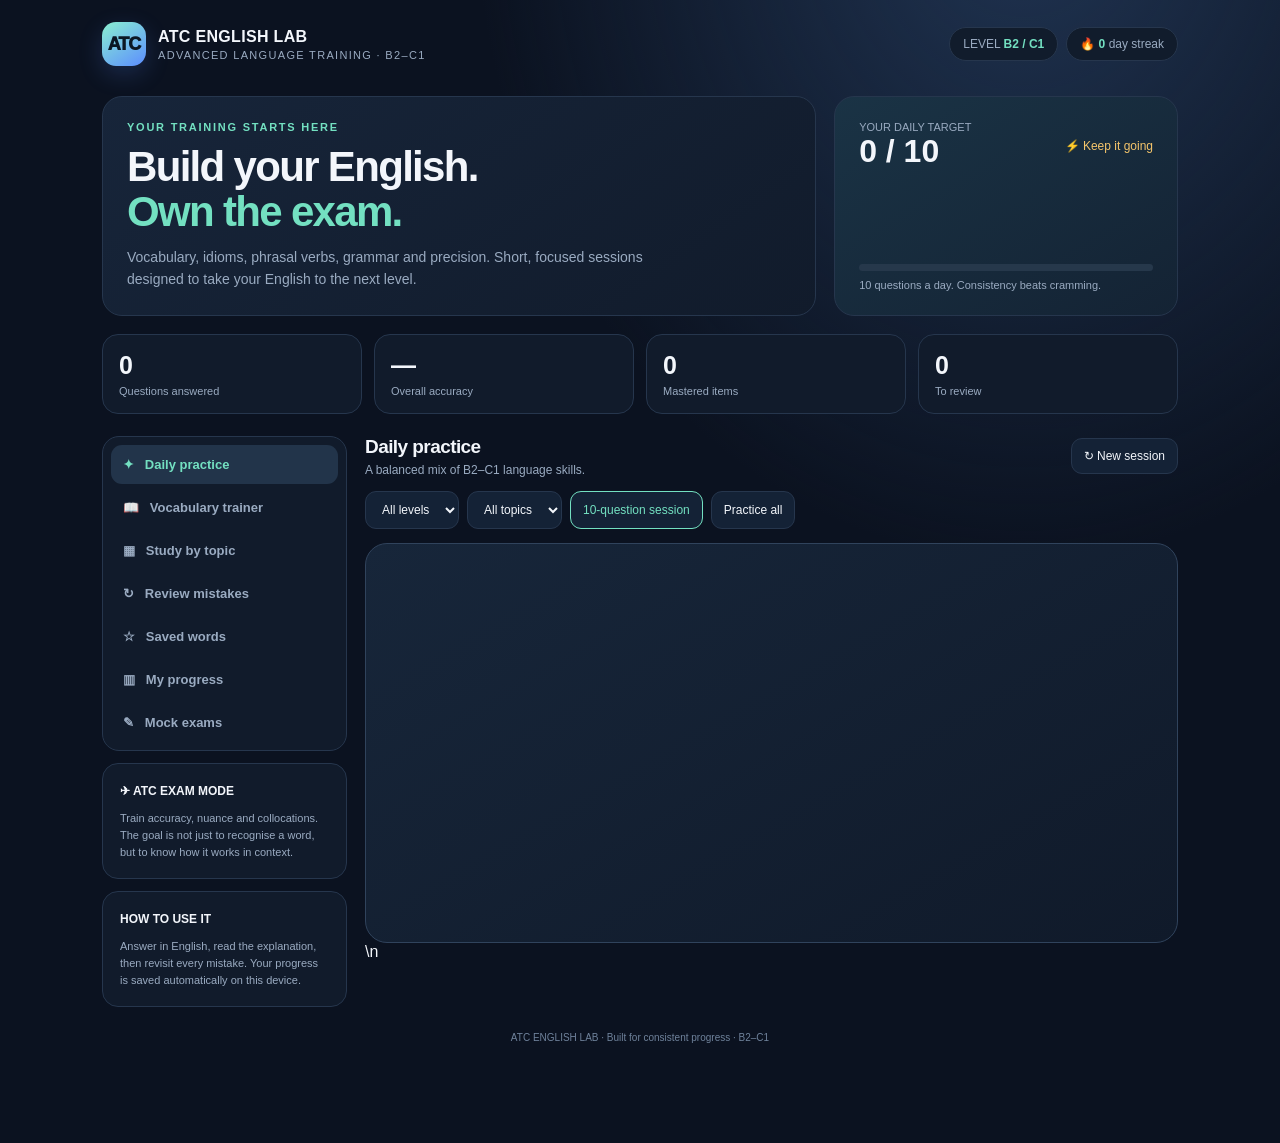
<file: english-atc/index.html>
<!doctype html>
<html lang="es">
<head>
<meta charset="utf-8"><meta name="viewport" content="width=device-width,initial-scale=1,viewport-fit=cover">
<meta name="theme-color" content="#101827"><meta name="apple-mobile-web-app-capable" content="yes"><meta name="apple-mobile-web-app-status-bar-style" content="black-translucent"><meta name="apple-mobile-web-app-title" content="ATC English Lab">
<meta name="description" content="Entrenamiento de inglés B2-C1 para la oposición de controlador aéreo.">
<link rel="manifest" href="./manifest.webmanifest"><link rel="apple-touch-icon" href="./icon.svg"><link rel="icon" href="./icon.svg">
<title>ATC English Lab · B2–C1</title>
<style>
:root{--bg:#0b1220;--panel:#121d2e;--panel2:#18263a;--line:#26364d;--text:#f3f6fb;--muted:#9aabc1;--mint:#73e0c1;--blue:#84aaff;--gold:#f5c56b;--red:#ff8290;--radius:20px}
*{box-sizing:border-box}html{background:var(--bg);color-scheme:dark}body{margin:0;background:radial-gradient(ellipse at 80% -10%,#203452 0,transparent 38%),var(--bg);color:var(--text);font-family:Inter,-apple-system,BlinkMacSystemFont,"Segoe UI",sans-serif;min-height:100vh}button{font:inherit;cursor:pointer}button:focus-visible{outline:3px solid var(--mint);outline-offset:3px}.app{max-width:1120px;margin:auto;padding:22px 22px 100px}.top{display:flex;align-items:center;justify-content:space-between;gap:14px;margin-bottom:30px}.brand{display:flex;align-items:center;gap:12px}.logo{width:44px;height:44px;border-radius:14px;background:linear-gradient(145deg,#8af0d1,#5c8dff);color:#0b1724;display:grid;place-items:center;font-weight:950;font-size:18px;letter-spacing:-1px;box-shadow:0 8px 25px #5c8dff33}.brand h1{font-size:16px;margin:0;letter-spacing:.02em}.brand p{margin:3px 0 0;color:var(--muted);font-size:11px;letter-spacing:.12em;text-transform:uppercase}.top-right{display:flex;gap:8px;align-items:center}.pill{border:1px solid var(--line);background:#111c2c;color:var(--muted);border-radius:99px;padding:9px 13px;font-size:12px}.pill strong{color:var(--mint)}.hero{display:grid;grid-template-columns:1.35fr .65fr;gap:18px;margin-bottom:18px}.hero-main,.hero-side,.panel{background:linear-gradient(145deg,#17253a,#111b2b);border:1px solid var(--line);border-radius:var(--radius);padding:24px}.eyebrow{color:var(--mint);font-size:11px;font-weight:800;letter-spacing:.16em;text-transform:uppercase}.hero h2{font-size:clamp(27px,4vw,42px);line-height:1.06;letter-spacing:-.04em;margin:12px 0}.hero h2 span{color:var(--mint)}.hero p{color:var(--muted);line-height:1.6;margin:0;max-width:570px;font-size:14px}.hero-side{display:flex;flex-direction:column;justify-content:space-between;background:linear-gradient(150deg,#1a3345,#142334)}.streak{display:flex;align-items:center;justify-content:space-between}.streak strong{font-size:32px}.streak span{color:var(--gold);font-size:12px}.progress-track{height:7px;background:#26384b;border-radius:20px;overflow:hidden;margin:16px 0 8px}.progress-fill{height:100%;width:0;background:linear-gradient(90deg,var(--mint),var(--blue));border-radius:20px;transition:width .3s}.small{font-size:11px;color:var(--muted)}.stats{display:grid;grid-template-columns:repeat(4,1fr);gap:12px;margin:16px 0 22px}.stat{background:#111b2b;border:1px solid var(--line);border-radius:16px;padding:16px}.stat .num{font-size:25px;font-weight:800;letter-spacing:-.04em}.stat .lbl{font-size:11px;color:var(--muted);margin-top:5px}.layout{display:grid;grid-template-columns:245px minmax(0,1fr);gap:18px;align-items:start}.sidebar{display:flex;flex-direction:column;gap:12px}.nav{padding:8px;background:#111b2b;border:1px solid var(--line);border-radius:17px;display:grid;gap:4px}.nav button{border:0;background:transparent;color:var(--muted);padding:12px;text-align:left;border-radius:11px;font-size:13px;font-weight:650}.nav button.active{background:#22344a;color:var(--mint)}.side-note{padding:17px;background:#111b2b;border:1px solid var(--line);border-radius:16px}.side-note strong{font-size:12px}.side-note p{font-size:11px;color:var(--muted);line-height:1.55;margin-bottom:0}.main{min-width:0}.section-head{display:flex;justify-content:space-between;align-items:center;gap:12px;margin:0 0 14px}.section-head h3{font-size:19px;margin:0;letter-spacing:-.03em}.section-head p{font-size:12px;color:var(--muted);margin:5px 0 0}.filters{display:flex;gap:8px;flex-wrap:wrap;margin-bottom:14px}.filters select,.filters button,.ghost{background:#142236;border:1px solid var(--line);color:var(--text);padding:10px 12px;border-radius:11px;font-size:12px}.filters button.selected{border-color:var(--mint);color:var(--mint)}.quiz{background:linear-gradient(150deg,#17263a,#101a2a);border:1px solid #30435c;border-radius:22px;padding:clamp(18px,3vw,28px);min-height:400px}.quiz-top{display:flex;justify-content:space-between;gap:10px;align-items:center;margin-bottom:24px}.tag{font-size:10px;letter-spacing:.1em;text-transform:uppercase;border-radius:99px;padding:7px 10px;background:#22364c;color:var(--mint);font-weight:800}.tag.level{color:var(--gold);background:#3a3020}.question-count{color:var(--muted);font-size:12px}.qtype{font-size:11px;color:var(--blue);text-transform:uppercase;letter-spacing:.14em;font-weight:800}.question{font-size:clamp(21px,3vw,30px);line-height:1.28;letter-spacing:-.035em;margin:12px 0 8px}.hint{font-size:13px;color:var(--muted);line-height:1.5;margin:0 0 22px}.options{display:grid;grid-template-columns:1fr 1fr;gap:10px}.option{border:1px solid #30435a;background:#17263a;color:var(--text);padding:15px;border-radius:13px;text-align:left;display:flex;gap:12px;align-items:flex-start;min-height:64px;transition:.15s}.option:hover:not(:disabled){border-color:#7290b7;transform:translateY(-1px)}.option .letter{width:25px;height:25px;flex:0 0 25px;border-radius:8px;background:#263a53;color:#aebed2;display:grid;place-items:center;font-size:11px;font-weight:800}.option .otxt{font-size:13px;line-height:1.45;padding-top:3px}.option.correct{border-color:var(--mint);background:#16372f}.option.correct .letter{background:var(--mint);color:#08251e}.option.wrong{border-color:var(--red);background:#3a202c}.option.wrong .letter{background:var(--red);color:#2a0b12}.option:disabled{cursor:default}.feedback{display:none;margin-top:16px;padding:16px;border-radius:14px;background:#132d2b;border:1px solid #28594f}.feedback.show{display:block}.feedback.bad{background:#34212a;border-color:#6a3444}.feedback strong{font-size:13px}.feedback p{font-size:13px;line-height:1.6;color:#c5d4e2;margin:8px 0 0}.feedback .example{color:var(--mint);font-style:italic}.quiz-actions{display:flex;justify-content:space-between;align-items:center;gap:10px;margin-top:18px}.btn{border:0;border-radius:12px;background:var(--mint);color:#08221c;padding:13px 18px;font-weight:850;font-size:13px}.btn:disabled{opacity:.35;cursor:not-allowed}.btn.secondary{background:#22354c;color:var(--text);border:1px solid var(--line)}.text-btn{border:0;background:transparent;color:var(--muted);font-size:12px;padding:10px}.bookmark{border:1px solid var(--line);background:transparent;color:var(--muted);padding:9px 11px;border-radius:10px;font-size:12px}.bookmark.saved{color:var(--gold);border-color:#80633b}.hidden{display:none!important}.empty{padding:35px 20px;text-align:center;color:var(--muted);border:1px dashed var(--line);border-radius:16px}.review-list{display:grid;gap:9px}.review-item{background:#142236;border:1px solid var(--line);padding:15px;border-radius:14px;display:flex;justify-content:space-between;gap:12px;align-items:center}.review-item strong{font-size:14px}.review-item p{font-size:11px;color:var(--muted);margin:5px 0 0}.review-item button{border:1px solid var(--line);background:#1c3047;color:var(--mint);padding:9px 11px;border-radius:9px;font-size:11px}.category-grid{display:grid;grid-template-columns:repeat(2,1fr);gap:10px}.category-card{background:#142236;border:1px solid var(--line);border-radius:15px;padding:17px;text-align:left;color:var(--text)}.category-card strong{display:block;font-size:14px}.category-card span{display:block;font-size:11px;color:var(--muted);margin-top:6px}.category-card:hover{border-color:var(--mint)}.result{text-align:center;padding:30px 15px}.result .big{font-size:54px;font-weight:900;letter-spacing:-.06em;color:var(--mint)}.result h3{font-size:24px;margin:8px}.result p{color:var(--muted);font-size:13px;line-height:1.6}.result-actions{display:flex;justify-content:center;gap:9px;flex-wrap:wrap;margin-top:22px}.footer{text-align:center;color:#6f829b;font-size:10px;margin-top:25px}.mobile-nav{display:none}
.option.selected{border-color:var(--mint);background:#1a3a36}.exam-options{display:grid;grid-template-columns:1fr 1fr;gap:8px;margin-top:12px}.exam-options .option{padding:10px}@media(max-width:760px){.exam-options{grid-template-columns:1fr}}@media(max-width:760px){.app{padding:15px 14px 95px}.top{margin-bottom:20px}.hero{grid-template-columns:1fr}.hero-main,.hero-side{padding:20px}.hero-side{min-height:140px}.stats{grid-template-columns:repeat(2,1fr);gap:8px}.stat{padding:13px}.stat .num{font-size:22px}.layout{grid-template-columns:1fr}.sidebar{display:none}.mobile-nav{display:flex;position:fixed;z-index:10;bottom:0;left:0;right:0;padding:8px 10px calc(8px + env(safe-area-inset-bottom));background:#0c1523ee;backdrop-filter:blur(18px);border-top:1px solid var(--line);justify-content:space-around}.mobile-nav button{border:0;background:transparent;color:var(--muted);font-size:10px;padding:7px 8px;display:grid;gap:4px;justify-items:center}.mobile-nav button.active{color:var(--mint)}.mobile-nav b{font-size:17px}.options{grid-template-columns:1fr}.quiz{min-height:0}.question{font-size:23px}.top-right .pill:first-child{display:none}.category-grid{grid-template-columns:1fr 1fr}.quiz-actions{align-items:stretch}.quiz-actions .btn{flex:1}.hero h2{font-size:32px}}
@media(max-width:390px){.category-grid{grid-template-columns:1fr}.brand p{font-size:9px}.pill{padding:8px 10px}}
</style>
</head>
<body>
<div class="app">
<header class="top">
 <div class="brand"><div class="logo">ATC</div><div><h1>ATC ENGLISH LAB</h1><p>Advanced language training · B2–C1</p></div></div>
 <div class="top-right"><div class="pill">LEVEL <strong>B2 / C1</strong></div><div class="pill" id="header-streak">🔥 <strong>0</strong> day streak</div></div>
</header>
<section class="hero">
 <div class="hero-main"><div class="eyebrow">Your training starts here</div><h2>Build your English.<br><span>Own the exam.</span></h2><p>Vocabulary, idioms, phrasal verbs, grammar and precision. Short, focused sessions designed to take your English to the next level.</p></div>
 <div class="hero-side"><div class="streak"><div><div class="small">YOUR DAILY TARGET</div><strong id="daily-progress">0 / 10</strong></div><span>⚡ Keep it going</span></div><div><div class="progress-track"><div class="progress-fill" id="daily-bar"></div></div><div class="small" id="daily-message">10 questions a day. Consistency beats cramming.</div></div></div>
</section>
<section class="stats">
 <div class="stat"><div class="num" id="stat-answered">0</div><div class="lbl">Questions answered</div></div>
 <div class="stat"><div class="num" id="stat-accuracy">—</div><div class="lbl">Overall accuracy</div></div>
 <div class="stat"><div class="num" id="stat-mastered">0</div><div class="lbl">Mastered items</div></div>
 <div class="stat"><div class="num" id="stat-review">0</div><div class="lbl">To review</div></div>
</section>
<div class="layout">
<aside class="sidebar">
 <nav class="nav" id="side-nav">
  <button class="active" data-view="practice">✦ &nbsp; Daily practice</button><button data-view="vocabulary">📖 &nbsp; Vocabulary trainer</button><button data-view="categories">▦ &nbsp; Study by topic</button><button data-view="review">↻ &nbsp; Review mistakes</button><button data-view="saved">☆ &nbsp; Saved words</button><button data-view="progress">▥ &nbsp; My progress</button><button data-view="exams">✎ &nbsp; Mock exams</button>
 </nav>
 <div class="side-note"><strong>✈ ATC EXAM MODE</strong><p>Train accuracy, nuance and collocations. The goal is not just to recognise a word, but to know how it works in context.</p></div>
 <div class="side-note"><strong>HOW TO USE IT</strong><p>Answer in English, read the explanation, then revisit every mistake. Your progress is saved automatically on this device.</p></div>
</aside>
<main class="main">
 <div class="section-head"><div><h3 id="view-title">Daily practice</h3><p id="view-subtitle">A balanced mix of B2–C1 language skills.</p></div><button class="ghost" id="new-session">↻ New session</button></div>
 <div id="view-practice">
  <div class="filters"><select id="level-filter"><option value="all">All levels</option><option value="B2">B2</option><option value="C1">C1</option></select><select id="topic-filter"><option value="all">All topics</option></select><button id="ten-mode" class="selected">10-question session</button><button id="all-mode">Practice all</button></div>
  <div class="quiz" id="quiz-card"></div>
 </div>
 <div id="view-vocabulary" class="hidden"><div class="panel" style="padding:20px;margin-bottom:14px"><div class="eyebrow">GENERAL ENGLISH · B2–C1</div><h3>Vocabulary trainer</h3><p class="small">Vocabulario general, significados múltiples, expresiones y phrasal verbs. Responde escribiendo, sin pistas tipo test.</p><div class="filters"><select id="vocab-direction"><option value="word">Palabra → significado en español</option><option value="definition">Definición en inglés → palabra</option></select><button class="btn secondary" id="vocab-reset">Mezclar palabras</button></div><div class="stats" style="grid-template-columns:repeat(3,1fr);margin:12px 0"><div class="stat"><div class="num">122</div><div class="lbl">Dictionary entries</div></div><div class="stat"><div class="num" id="vocab-mastered">0</div><div class="lbl">Learned</div></div><div class="stat"><div class="num" id="vocab-accuracy">—</div><div class="lbl">Accuracy</div></div></div><div class="quiz" id="vocab-card"></div></div><div class="panel" style="padding:18px"><h3>Cómo estudiar</h3><p class="small">Las palabras aprendidas se guardan en este dispositivo. Al terminar el bloque, volverán a aparecer para repaso. El banco incluye palabras polisémicas: una misma palabra puede tener varios significados según el contexto.</p></div></div>\n <div id="view-categories" class="hidden"><div class="category-grid" id="category-grid"></div></div>
 <div id="view-review" class="hidden"><div class="review-list" id="review-list"></div></div>
 <div id="view-saved" class="hidden"><div class="review-list" id="saved-list"></div></div>
 <div id="view-progress" class="hidden"><div class="panel" style="padding:20px"><div class="section-head"><div><h3>Your learning profile</h3><p>Performance by language area</p></div></div><div id="topic-stats"></div><div style="margin-top:24px;display:flex;gap:10px;flex-wrap:wrap"><button class="btn secondary" id="export-data">Export my progress</button><button class="text-btn" id="reset-data">Reset all progress</button></div></div></div>
<div id="view-exams" class="hidden"><div class="panel" style="padding:20px;margin-bottom:14px"><div class="eyebrow">ATC MOCK EXAM</div><h3>Build your exam</h3><p class="small">Exam conditions: answers and explanations are revealed only after submission.</p><div class="filters" style="margin-top:16px"><select id="exam-size"><option value="20">20 questions</option><option value="40">40 questions</option><option value="60">60 questions</option><option value="100">100 questions</option><option value="150">150 questions</option><option value="175">175 questions</option><option value="200">200 questions</option><option value="225">225 questions</option><option value="250">250 questions</option><option value="271">271 questions</option><option value="300">300 questions</option><option value="350">350 questions</option><option value="400">400 questions</option><option value="421">421 questions</option><option value="450">450 questions</option><option value="451">451 questions (full bank)</option></select><select id="exam-level"><option value="all">B2 + C1</option><option value="B2">B2 only</option><option value="C1">C1 only</option></select><select id="exam-topic"><option value="all">All topics</option></select><select id="exam-time"><option value="0">No time limit</option><option value="30">30 minutes</option><option value="45" selected>45 minutes</option><option value="60">60 minutes</option><option value="90">90 minutes</option></select></div><button class="btn" id="start-exam">Start mock exam →</button><p class="small" id="exam-availability"></p></div><div id="exam-area"></div><div class="panel" style="padding:20px;margin-top:14px"><h3>Exam statistics</h3><div id="exam-summary" class="stats" style="grid-template-columns:repeat(3,1fr)"><div class="stat"><div class="num" id="exam-count">0</div><div class="lbl">Exams completed</div></div><div class="stat"><div class="num" id="exam-average">—</div><div class="lbl">Average score</div></div><div class="stat"><div class="num" id="exam-best">—</div><div class="lbl">Personal best</div></div></div><h3>Exam history</h3><div id="exam-history" class="review-list"></div></div></div>
</main>
</div>
<div class="mobile-nav" id="mobile-nav"><button class="active" data-view="practice"><b>✦</b>Practice</button><button data-view="vocabulary"><b>📖</b>Words</button><button data-view="exams"><b>✎</b>Exams</button><button data-view="categories"><b>▦</b>Topics</button><button data-view="review"><b>↻</b>Review</button><button data-view="progress"><b>▥</b>Stats</button></div>
<div class="footer">ATC ENGLISH LAB · Built for consistent progress · B2–C1</div>
</div>
<script>
const BANK = [
{ id:1,topic:"Vocabulary",level:"B2",type:"Word meaning",q:"The new regulations are intended to _____ road safety.",hint:"Choose the verb that means 'improve or strengthen'.",o:["enhance","enlarge","rise","arise"],a:0,why:"Enhance significa mejorar o potenciar la calidad, el valor o la eficacia de algo. En este contexto, enhance road safety es la combinación natural.",ex:"The new procedures are designed to enhance operational safety."},
{ id:2,topic:"Vocabulary",level:"C1",type:"Word meaning",q:"The witness gave a remarkably _____ account of the incident.",hint:"Which adjective means 'clear, detailed and convincing'?",o:["vague","coherent","scarce","reckless"],a:1,why:"Coherent significa coherente, lógico y bien estructurado. A coherent account presenta los hechos de forma comprensible y consistente.",ex:"The controller provided a coherent explanation of the sequence of events."},
{ id:3,topic:"Vocabulary",level:"B2",type:"Word meaning",q:"We need to _____ the risks before making a final decision.",hint:"Choose the verb meaning 'evaluate or judge'.",o:["assess","assure","assume","assert"],a:0,why:"Assess = evaluar o valorar. No lo confundas con assure (asegurar a alguien), assume (suponer) o assert (afirmar con firmeza).",ex:"Pilots must assess the weather conditions before departure."},
{ id:4,topic:"Vocabulary",level:"C1",type:"Word meaning",q:"The manager was praised for her _____ approach to problem-solving.",hint:"She considers every aspect before reaching a conclusion.",o:["impulsive","meticulous","reluctant","redundant"],a:1,why:"Meticulous significa meticuloso, extremadamente cuidadoso y atento al detalle. Es una palabra muy útil en contextos profesionales.",ex:"A meticulous review of the flight plan revealed a minor discrepancy."},
{ id:5,topic:"Vocabulary",level:"B2",type:"Word meaning",q:"The company has introduced measures to _____ costs.",hint:"Which verb means 'reduce something gradually'?",o:["curb","boost","retain","undergo"],a:0,why:"Curb costs = contener o limitar los costes. Boost significa aumentar; retain, mantener; undergo, experimentar/someterse a.",ex:"Airlines are trying to curb operating costs."},
{ id:6,topic:"Vocabulary",level:"C1",type:"Word meaning",q:"His explanation was so _____ that nobody could understand what had happened.",hint:"Choose the adjective meaning 'confusing and difficult to understand'.",o:["straightforward","perplexing","plausible","compelling"],a:1,why:"Perplexing significa desconcertante o confuso. Plausible = verosímil; compelling = convincente; straightforward = sencillo.",ex:"The sequence of events was initially perplexing."},
{ id:7,topic:"Vocabulary",level:"B2",type:"Word meaning",q:"The aircraft was forced to make an _____ landing.",hint:"A landing that was not planned and had to happen immediately.",o:["eventual","eventful","emergency","emergent"],a:2,why:"Emergency landing es la colocación correcta: aterrizaje de emergencia. Eventual significa final/que ocurre finalmente, no urgente.",ex:"The crew declared an emergency and requested an immediate landing."},
{ id:8,topic:"Vocabulary",level:"C1",type:"Word meaning",q:"The evidence is _____ with the pilot's initial statement.",hint:"Which word means 'in agreement with'?",o:["consistent","consecutive","conspicuous","considerate"],a:0,why:"Consistent with = coherente con / compatible con. Es una colocación frecuente en textos formales.",ex:"The radar data is consistent with the crew's report."},
{ id:9,topic:"Vocabulary",level:"B2",type:"Word meaning",q:"Please _____ that all passengers have fastened their seat belts.",hint:"A formal verb meaning 'make certain'.",o:["ensure","insure","assure","secure"],a:0,why:"Ensure = asegurarse de que algo sucede. Assure se usa normalmente con una persona (assure somebody); insure = asegurar económicamente.",ex:"Please ensure that the cabin is secure before departure."},
{ id:10,topic:"Vocabulary",level:"C1",type:"Word meaning",q:"The proposal was rejected because it was financially _____.",hint:"It could not realistically be carried out.",o:["viable","feasible","untenable","eligible"],a:2,why:"Untenable significa insostenible o imposible de defender/mantener. Feasible y viable significan factible, justo lo contrario en este contexto.",ex:"The original timetable became untenable due to severe delays."},
{ id:11,topic:"Phrasal verbs",level:"B2",type:"Phrasal verb",q:"The meeting has been _____ until next Friday.",hint:"It has been postponed.",o:["put off","put up","put out","put through"],a:0,why:"Put off = posponer. Put up = alojar/colgar/aumentar; put out = apagar/publicar; put through = comunicar por teléfono/someter.",ex:"The training session was put off because of bad weather."},
{ id:12,topic:"Phrasal verbs",level:"C1",type:"Phrasal verb",q:"The investigation _____ several inconsistencies in the report.",hint:"It discovered or revealed them.",o:["brought about","came across","turned down","brought to light"],a:3,why:"Bring to light = sacar a la luz, revelar. Bring about significa provocar; come across = encontrarse con; turn down = rechazar.",ex:"The audit brought to light a number of procedural errors."},
{ id:13,topic:"Phrasal verbs",level:"B2",type:"Phrasal verb",q:"I can't _____ how he managed to solve it so quickly.",hint:"A phrasal verb meaning 'understand'.",o:["figure out","find out","make out for","take after"],a:0,why:"Figure out = entender, resolver o averiguar mediante razonamiento. Find out = descubrir información.",ex:"The team is trying to figure out the cause of the malfunction."},
{ id:14,topic:"Phrasal verbs",level:"C1",type:"Phrasal verb",q:"The airline had to _____ the flight due to technical problems.",hint:"It had to cancel it.",o:["call off","call on","call for","call up"],a:0,why:"Call off = cancelar. Call for = requerir; call on = visitar/pedir a alguien que intervenga; call up = llamar por teléfono.",ex:"The departure was called off after the technical inspection."},
{ id:15,topic:"Phrasal verbs",level:"B2",type:"Phrasal verb",q:"The company is trying to _____ a new training programme.",hint:"To start or initiate something.",o:["carry out","set up","take over","get by"],a:1,why:"Set up = establecer, organizar o poner en marcha. Carry out = llevar a cabo algo ya planificado.",ex:"They are setting up a new training centre."},
{ id:16,topic:"Phrasal verbs",level:"C1",type:"Phrasal verb",q:"The new evidence _____ the original theory.",hint:"It supports or confirms it.",o:["bears out","breaks down","backs away","brings up"],a:0,why:"Bear out = confirmar o respaldar una teoría/afirmación con pruebas. Es un phrasal verb formal de nivel C1.",ex:"The recorded data bears out the controller's account."},
{ id:17,topic:"Phrasal verbs",level:"B2",type:"Phrasal verb",q:"Could you _____ the volume? I can barely hear you.",hint:"Increase it.",o:["turn down","turn up","turn off","turn over"],a:1,why:"Turn up = subir (volumen/intensidad). Turn down = bajar o rechazar; turn off = apagar.",ex:"Please turn up the radio so that the message is audible."},
{ id:18,topic:"Phrasal verbs",level:"C1",type:"Phrasal verb",q:"We must not _____ the possibility of human error.",hint:"To fail to consider something important.",o:["rule out","overlook","look into","come up with"],a:1,why:"Overlook = pasar por alto/no advertir algo. Rule out = descartar; look into = investigar; come up with = idear.",ex:"Investigators must not overlook any potential contributing factor."},
{ id:19,topic:"Phrasal verbs",level:"B2",type:"Phrasal verb",q:"She _____ her grandfather in both appearance and character.",hint:"To resemble a family member.",o:["takes after","looks up","gets over","runs into"],a:0,why:"Take after = parecerse a un familiar. Look up = buscar información/admirar; get over = recuperarse; run into = encontrarse por casualidad.",ex:"He takes after his father, who was also an air traffic controller."},
{ id:20,topic:"Phrasal verbs",level:"C1",type:"Phrasal verb",q:"The talks _____ after neither side would compromise.",hint:"They collapsed or failed.",o:["fell through","fell for","fell back on","fell apart"],a:0,why:"Fall through = fracasar/no llegar a realizarse un plan o acuerdo. Fall apart = desmoronarse físicamente o emocionalmente.",ex:"The agreement fell through at the last minute."},
{ id:21,topic:"Idioms",level:"B2",type:"Idiom",q:"If you want to pass the exam, you need to _____ and study consistently.",hint:"An idiom meaning 'make a serious effort'.",o:["pull your leg","pull your weight","get your act together","be in two minds"],a:2,why:"Get your act together = espabilar, organizarse y empezar a hacer las cosas bien. Pull your weight = cumplir con tu parte del trabajo.",ex:"He finally got his act together and started preparing properly."},
{ id:22,topic:"Idioms",level:"C1",type:"Idiom",q:"The decision came _____; nobody had expected it.",hint:"It happened very unexpectedly.",o:["out of the blue","under the weather","on the whole","by all means"],a:0,why:"Out of the blue = de repente, inesperadamente, sin previo aviso.",ex:"The sudden change in regulations came out of the blue."},
{ id:23,topic:"Idioms",level:"B2",type:"Idiom",q:"I know it's difficult, but let's _____ and find a solution.",hint:"An idiom meaning 'stay calm'.",o:["keep an eye","keep your cool","keep tabs","keep your word"],a:1,why:"Keep your cool = mantener la calma. Keep an eye on = vigilar; keep tabs on = controlar/seguir de cerca; keep your word = cumplir tu palabra.",ex:"Controllers must keep their cool under pressure."},
{ id:24,topic:"Idioms",level:"C1",type:"Idiom",q:"The new safety procedure is still in its _____; it needs further testing.",hint:"It is at a very early stage.",o:["prime","infancy","peak","outset"],a:1,why:"In its infancy = en sus inicios / en una fase muy temprana. Expresión habitual en inglés formal.",ex:"The technology is still in its infancy."},
{ id:25,topic:"Idioms",level:"B2",type:"Idiom",q:"We need to finish this report before the deadline. There's no time to _____.",hint:"To waste time doing unimportant things.",o:["beat around the bush","play it by ear","mess about","hit the nail"],a:2,why:"Mess about = perder el tiempo / tontear. Beat around the bush = andarse por las ramas.",ex:"We cannot afford to mess about when safety is at stake."},
{ id:26,topic:"Idioms",level:"C1",type:"Idiom",q:"The two proposals are essentially _____; neither offers a real advantage.",hint:"They are almost identical in effect or value.",o:["a far cry","six of one and half a dozen of the other","a blessing in disguise","the last straw"],a:1,why:"Six of one and half a dozen of the other = viene a ser lo mismo; da igual una opción que otra.",ex:"In practical terms, the two alternatives are six of one and half a dozen of the other."},
{ id:27,topic:"Idioms",level:"B2",type:"Idiom",q:"Don't worry about the mistake. These things happen; it's not the end of the _____.",hint:"A common expression meaning it is not a disaster.",o:["world","road","line","story"],a:0,why:"It's not the end of the world = no es el fin del mundo. Se usa para restar dramatismo a un problema.",ex:"A minor delay is not the end of the world."},
{ id:28,topic:"Idioms",level:"C1",type:"Idiom",q:"The new policy has been criticised, but it may be a blessing in _____.",hint:"Something that seems bad but turns out to be good.",o:["disguise","costume","appearance","cover"],a:0,why:"A blessing in disguise = algo que parece negativo al principio, pero termina siendo beneficioso.",ex:"Missing that flight was a blessing in disguise."},
{ id:29,topic:"Grammar",level:"B2",type:"Conditional",q:"_____ the weather improves, the flight will be delayed.",hint:"The delay will happen unless conditions get better.",o:["If","Unless","Provided","As long"],a:1,why:"Unless = if not (a menos que). Unless the weather improves equivale a if the weather doesn't improve.",ex:"Unless visibility improves, departures will remain suspended."},
{ id:30,topic:"Grammar",level:"C1",type:"Mixed conditional",q:"If I _____ more attention, I wouldn't be making this mistake now.",hint:"Past condition, present result.",o:["paid","had paid","would pay","would have paid"],a:1,why:"Mixed conditional tipo 3+2: If + past perfect, would + infinitive. Una acción pasada (no presté atención) tiene una consecuencia presente.",ex:"If the crew had checked the figures, the discrepancy wouldn't exist now."},
{ id:31,topic:"Grammar",level:"B2",type:"Verb patterns",q:"The pilot objected to _____ the departure until the issue was resolved.",hint:"After the preposition 'to', use the -ing form.",o:["delay","delaying","have delayed","be delay"],a:1,why:"Object to + gerund (-ing). Aquí to es una preposición, no parte de un infinitivo.",ex:"Several passengers objected to being moved to another seat."},
{ id:32,topic:"Grammar",level:"C1",type:"Inversion",q:"Rarely _____ such a serious incident at this airport.",hint:"Negative adverbial at the beginning requires inversion.",o:["we have witnessed","have we witnessed","we witnessed","did we have witnessed"],a:1,why:"Rarely al principio provoca inversión: auxiliary + subject + main verb. Rarely have we witnessed...",ex:"Seldom have we encountered such challenging conditions."},
{ id:33,topic:"Grammar",level:"B2",type:"Linkers",q:"_____ the heavy rain, the flight departed on time.",hint:"Use a preposition followed by a noun phrase.",o:["Although","Despite","However","Even"],a:1,why:"Despite + sustantivo/gerundio. Although + sujeto + verbo. Despite the heavy rain / Although it was raining heavily.",ex:"Despite the adverse weather, operations continued."},
{ id:34,topic:"Grammar",level:"C1",type:"Linkers",q:"The system failed, _____ resulted in a temporary suspension of operations.",hint:"A relative structure referring to the whole preceding clause.",o:["that","what","which","whose"],a:2,why:"Non-defining which puede referirse a toda la oración anterior: lo cual tuvo como resultado...",ex:"The runway was closed, which caused significant disruption."},
{ id:35,topic:"Grammar",level:"B2",type:"Future forms",q:"This time tomorrow, we _____ our final examination.",hint:"An action that will be in progress at a future time.",o:["will sit","will be sitting","sit","are sat"],a:1,why:"Future continuous: will be + -ing. Describe una acción que estará en desarrollo en un momento futuro concreto.",ex:"At 9 a.m. tomorrow, the team will be carrying out the inspection."},
{ id:36,topic:"Grammar",level:"C1",type:"Causative",q:"The aircraft _____ at the moment, so it cannot be used.",hint:"Someone is repairing it. Use have something done in the passive progressive.",o:["is having repaired","is being repaired","has been repairing","has repaired"],a:1,why:"Is being repaired = presente continuo pasivo. El sujeto (aircraft) recibe la acción.",ex:"The navigation system is being checked by the maintenance team."},
{ id:37,topic:"Grammar",level:"B2",type:"Articles",q:"She has been working as _____ air traffic controller for five years.",hint:"The initial sound of 'air' is a vowel sound.",o:["a","an","the","—"],a:1,why:"An se usa antes de sonido vocálico. Air empieza con sonido /eə/; por eso an air traffic controller.",ex:"He hopes to become an air traffic controller."},
{ id:38,topic:"Grammar",level:"C1",type:"Participle clauses",q:"_____ the instructions carefully, the trainee completed the task successfully.",hint:"A reduced clause: after she had read the instructions.",o:["Having read","Have read","Being read","To have reading"],a:0,why:"Having + past participle expresa una acción completada antes de la principal. Equivale a After she had read...",ex:"Having reviewed the flight plan, the supervisor approved it."},
{ id:39,topic:"Grammar",level:"B2",type:"Reported speech",q:"He asked me where _____.",hint:"Reported questions use statement word order.",o:["was the station","the station was","is the station","did the station be"],a:1,why:"En reported questions no hay inversión sujeto-verbo: where the station was, no where was the station.",ex:"The examiner asked the candidate what the abbreviation meant."},
{ id:40,topic:"Grammar",level:"C1",type:"Subjunctive",q:"The committee recommended that the procedure _____ immediately.",hint:"Formal mandative subjunctive: base form after recommend that.",o:["is revised","be revised","was revised","will be revised"],a:1,why:"Recommend that + sujeto + verbo base (subjuntivo formal). En pasiva: be + past participle.",ex:"The report recommends that further checks be carried out."},
{ id:41,topic:"Collocations",level:"B2",type:"Collocation",q:"The authorities are conducting an _____ into the cause of the accident.",hint:"Which noun naturally collocates with 'conduct'?",o:["investigation","inquirying","researches","inspectioning"],a:0,why:"Conduct an investigation = llevar a cabo una investigación. También se dice carry out an investigation.",ex:"The authorities launched an investigation into the incident."},
{ id:42,topic:"Collocations",level:"C1",type:"Collocation",q:"The new measures are expected to have a _____ impact on efficiency.",hint:"A strong and noticeable effect.",o:["profound","deeply","heavily","wide"],a:0,why:"Profound impact = impacto profundo/considerable. Es una colocación natural de registro formal.",ex:"The changes could have a profound impact on air traffic management."},
{ id:43,topic:"Collocations",level:"B2",type:"Collocation",q:"The airline is facing _____ competition from low-cost carriers.",hint:"A common adjective meaning strong or intense.",o:["stiff","hardly","heavyly","toughly"],a:0,why:"Stiff competition = competencia feroz/intensa. Hard competition existe, pero stiff competition es la colocación más idiomática.",ex:"The sector is facing stiff competition."},
{ id:44,topic:"Collocations",level:"C1",type:"Collocation",q:"The findings _____ serious concerns about the reliability of the equipment.",hint:"A formal verb meaning 'cause or give rise to'.",o:["raise","rise","arouse up","lift"],a:0,why:"Raise concerns = suscitar/levantar preocupaciones. Raise es transitivo; rise es intransitivo.",ex:"The incident raised serious concerns about system resilience."},
{ id:45,topic:"Collocations",level:"B2",type:"Collocation",q:"Passengers are advised to _____ attention to the safety briefing.",hint:"Which verb goes with 'attention'?",o:["pay","give","make","take"],a:0,why:"Pay attention to = prestar atención a. Es una colocación fija.",ex:"Please pay close attention to the following instructions."},
{ id:46,topic:"Collocations",level:"C1",type:"Collocation",q:"The report provides a _____ overview of the current situation.",hint:"An overview that includes all the important aspects.",o:["comprehensive","comprehensible","comprehending","comprehended"],a:0,why:"Comprehensive = exhaustivo, completo. Comprehensible significa fácil de entender; no son intercambiables.",ex:"The document offers a comprehensive overview of the new regulations."},
{ id:47,topic:"Prepositions",level:"B2",type:"Preposition",q:"The success of the operation depends _____ effective communication.",hint:"The verb 'depend' takes which preposition?",o:["of","from","on","in"],a:2,why:"Depend on = depender de. Recuerda la preposición fija.",ex:"Safe operations depend on clear communication."},
{ id:48,topic:"Prepositions",level:"C1",type:"Preposition",q:"The findings are in line _____ previous research.",hint:"The expression means 'consistent with'.",o:["to","with","of","for"],a:1,why:"In line with = de acuerdo con / en consonancia con. Expresión frecuente en inglés académico y formal.",ex:"The results are in line with international safety standards."},
{ id:49,topic:"Prepositions",level:"B2",type:"Preposition",q:"He succeeded _____ passing the assessment on his first attempt.",hint:"The verb 'succeed' takes a preposition plus -ing.",o:["to","at","in","for"],a:2,why:"Succeed in + gerund. No digas succeed to passing.",ex:"She succeeded in completing the course ahead of schedule."},
{ id:50,topic:"Prepositions",level:"C1",type:"Preposition",q:"The decision was made _____ the grounds that safety could be compromised.",hint:"A fixed formal expression meaning 'for the reason that'.",o:["on","in","at","by"],a:0,why:"On the grounds that = sobre la base de que / por el motivo de que. Registro formal.",ex:"The runway was closed on the grounds that visibility was insufficient."},
{ id:51,topic:"Adverbs",level:"B2",type:"Adverb",q:"The two events occurred _____, so it is difficult to establish a link.",hint:"At the same time.",o:["consequently","simultaneously","eventually","nevertheless"],a:1,why:"Simultaneously = simultáneamente. Consequently = por consiguiente; eventually = finalmente; nevertheless = no obstante.",ex:"Both aircraft requested clearance simultaneously."},
{ id:52,topic:"Adverbs",level:"C1",type:"Adverb",q:"The plan was _____ abandoned after the latest safety review.",hint:"An adverb meaning 'in the end, after all'.",o:["ultimately","utterly","roughly","lately"],a:0,why:"Ultimately = en última instancia / finalmente. Utterly = completamente; roughly = aproximadamente; lately = últimamente.",ex:"The proposal was ultimately deemed too risky."},
{ id:53,topic:"Adverbs",level:"B2",type:"Adverb",q:"The instructions were _____ clear, so no further explanation was needed.",hint:"Choose the adverb that naturally collocates with 'clear'.",o:["perfectly","deeply","strongly","heavily"],a:0,why:"Perfectly clear = perfectamente claro. Perfectly es un adverbio de grado que modifica adjetivos como clear, reasonable, safe o understandable.",ex:"The instructions were perfectly clear, so the crew had no further questions."},
{ id:54,topic:"Adverbs",level:"C1",type:"Adverb",q:"The aircraft was _____ damaged, although it remained airworthy.",hint:"To a small degree.",o:["slightly","highly","utterly","deeply"],a:0,why:"Slightly = ligeramente. Es un adverbio de grado que suaviza el adjetivo damaged.",ex:"The aircraft was slightly damaged during the incident."},
{ id:55,topic:"Word formation",level:"B2",type:"Word formation",q:"The information provided was completely _____. (RELY)",hint:"You need the adjective meaning 'able to be trusted'.",o:["reliable","reliant","reliability","relying"],a:0,why:"Reliable es el adjetivo derivado de rely (confiar). Reliability es el sustantivo; reliant significa dependiente.",ex:"Accurate and reliable information is essential."},
{ id:56,topic:"Word formation",level:"C1",type:"Word formation",q:"The situation requires immediate and careful _____. (ASSESS)",hint:"You need a noun.",o:["assessive","assessment","assessor","assessed"],a:1,why:"Assessment es el sustantivo de assess. Assessor es la persona que evalúa.",ex:"A full risk assessment must be completed before the operation."},
{ id:57,topic:"Word formation",level:"B2",type:"Word formation",q:"The new system has significantly improved operational _____. (EFFICIENT)",hint:"Turn the adjective into a noun.",o:["efficiency","efficiently","inefficient","efficacy"],a:0,why:"Efficiency = eficiencia. Efficiently es adverbio; inefficient es adjetivo negativo.",ex:"The upgrade has improved the efficiency of the system."},
{ id:58,topic:"Word formation",level:"C1",type:"Word formation",q:"His response was entirely _____. (PREDICT)",hint:"An adjective meaning 'impossible to foresee'.",o:["unpredictable","inpredictable","unpredicted","predictably"],a:0,why:"Unpredictable = impredecible. El prefijo negativo correcto es un-, no in-.",ex:"Weather conditions can be highly unpredictable."},
{ id:59,topic:"Confusing words",level:"B2",type:"Commonly confused",q:"The new policy will _____ all employees, regardless of their position.",hint:"A verb meaning 'have an effect on'.",o:["effect","affect","infect","afford"],a:1,why:"Affect suele ser verbo = afectar. Effect suele ser sustantivo = efecto (aunque también puede ser verbo formal).",ex:"The change will affect all operational staff."},
{ id:60,topic:"Confusing words",level:"C1",type:"Commonly confused",q:"The evidence was not sufficient to _____ his claims.",hint:"A verb meaning 'support or confirm'.",o:["conform","confirm","affirm","verify to"],a:1,why:"Confirm = confirmar. Conform = ajustarse a normas. Verify = verificar/comprobar.",ex:"Further data is needed to confirm the initial findings."},
{ id:61,topic:"Phrasal verbs",level:"C1",type:"Phrasal verb",q:"The authorities are looking _____ the cause of the disruption.",hint:"They are investigating it.",o:["after","into","over","through"],a:1,why:"Look into = investigar. Look after = cuidar; look over = revisar por encima; look through = examinar/hojear.",ex:"The safety board is looking into the incident."},
{ id:62,topic:"Idioms",level:"C1",type:"Idiom",q:"We should take the report with a pinch of _____.",hint:"Do not believe it completely.",o:["salt","sugar","pepper","spice"],a:0,why:"Take something with a pinch/grain of salt = tomar algo con cautela, sin creérselo al cien por cien.",ex:"Unofficial reports should be taken with a pinch of salt."},
{ id:63,topic:"Grammar",level:"B2",type:"Conditionals",q:"You can borrow my notes _____ you return them tomorrow.",hint:"On the condition that.",o:["in case","as if","provided that","even though"],a:2,why:"Provided that = siempre que / con la condición de que. In case = por si acaso; even though = aunque.",ex:"You may enter the control room provided that you have authorisation."},
{ id:64,topic:"Grammar",level:"C1",type:"Inversion",q:"Not only _____ the deadline, but he also submitted an incomplete report.",hint:"Inversion after 'not only' at the beginning.",o:["he missed","did he miss","he did miss","missed he"],a:1,why:"Not only al inicio exige inversión: Not only did he miss..., but he also... Con did, el verbo principal va en forma base.",ex:"Not only did the system fail, but it also affected communications."},
{ id:65,topic:"Adverbs",level:"C1",type:"Adverb",q:"The changes were introduced _____ to prevent further incidents.",hint:"They were introduced as a precaution.",o:["proactively","eventually","barely","reluctantly"],a:0,why:"Proactively = de forma proactiva, anticipándose a los problemas. Barely = apenas; reluctantly = a regañadientes.",ex:"The team acted proactively to reduce operational risk."},
{ id:66,topic:"Confusing words",level:"B2",type:"Commonly confused",q:"The new measures may _____ the quality of the service.",hint:"To make something better.",o:["improve","prove","approve","improvise"],a:0,why:"Improve = mejorar. Prove = demostrar; approve = aprobar; improvise = improvisar.",ex:"Additional training should improve overall performance."},
{ id:67,topic:"Vocabulary",level:"C1",type:"Word meaning",q:"The proposed changes are likely to _____ widespread opposition.",hint:"Choose the verb meaning 'cause or provoke'.",o:["spark","settle","ease","withdraw"],a:0,why:"Spark opposition/debate/interest = desencadenar o provocar oposición, debate o interés.",ex:"The announcement sparked widespread criticism."},
{ id:68,topic:"Vocabulary",level:"B2",type:"Word meaning",q:"The instructions must be followed _____ to avoid confusion.",hint:"In a strict and exact manner.",o:["accurately","roughly","loosely","barely"],a:0,why:"Accurately = con precisión. Follow instructions accurately significa seguir las instrucciones con exactitud.",ex:"All clearances must be read back accurately."},
{ id:69,topic:"Vocabulary",level:"C1",type:"Word meaning",q:"The supervisor's decision was _____ by the available evidence.",hint:"Supported or justified by facts.",o:["undermined","substantiated","dismissed","withheld"],a:1,why:"Substantiated = respaldado o demostrado mediante pruebas. Substantiate a claim = aportar pruebas que la respalden.",ex:"The initial report was substantiated by radar recordings."},
{ id:70,topic:"Phrasal verbs",level:"B2",type:"Phrasal verb",q:"We have run _____ fuel and need to land as soon as possible.",hint:"To use all of something and have none left.",o:["out of","away with","into","over"],a:0,why:"Run out of = quedarse sin algo. Run out of fuel/time/patience.",ex:"The aircraft reported that it was running out of fuel."},
{ id:71,topic:"Phrasal verbs",level:"C1",type:"Phrasal verb",q:"The safety board will _____ the incident in detail.",hint:"To examine or investigate something carefully.",o:["look down on","go over","put up with","get away with"],a:1,why:"Go over = revisar o examinar detenidamente. Look down on = menospreciar; put up with = soportar.",ex:"The board went over every detail of the incident."},
{ id:72,topic:"Phrasal verbs",level:"B2",type:"Phrasal verb",q:"The controller asked the pilot to _____ the flight plan once again.",hint:"To examine or review something.",o:["go over","bring up","turn into","set off"],a:0,why:"Go over = revisar o repasar algo detenidamente. Bring up = mencionar; turn into = convertirse en; set off = salir/activar.",ex:"Please go over the flight plan before departure."},
{ id:73,topic:"Phrasal verbs",level:"C1",type:"Phrasal verb",q:"The finance department must _____ every expense incurred during the operation.",hint:"To explain or justify something, especially figures or costs.",o:["come up with","account for","put forward","make up for"],a:1,why:"Account for = explicar o justificar una cantidad, gasto o resultado. Come up with = idear; put forward = proponer; make up for = compensar.",ex:"The contractor must account for all additional expenses."},
{ id:74,topic:"Idioms",level:"B2",type:"Idiom",q:"We are all _____ the same boat, so let's work together.",hint:"In the same difficult situation.",o:["on","in","at","by"],a:1,why:"Be in the same boat = estar todos en la misma situación, normalmente complicada.",ex:"Everyone is in the same boat during the transition."},
{ id:75,topic:"Idioms",level:"C1",type:"Idiom",q:"The final decision rests with the director; the _____ stops there.",hint:"Responsibility or authority ends at that point.",o:["buck","ball","baton","bill"],a:0,why:"The buck stops here/there = la responsabilidad final recae aquí/allí. Idiom muy conocido en inglés.",ex:"When safety is concerned, the buck stops with the person in charge."},
{ id:76,topic:"Idioms",level:"B2",type:"Idiom",q:"Let's not jump to _____ before we have all the facts.",hint:"To make a decision too quickly.",o:["conclusions","solutions","results","judgements"],a:0,why:"Jump to conclusions = sacar conclusiones precipitadas sin disponer de toda la información.",ex:"Investigators should not jump to conclusions."},
{ id:77,topic:"Idioms",level:"C1",type:"Idiom",q:"The new evidence has thrown _____ on the events leading up to the accident.",hint:"It has helped clarify them.",o:["light","a shadow","a doubt","a question"],a:0,why:"Throw light on = arrojar luz sobre, aclarar o ayudar a comprender algo.",ex:"The recordings threw light on the sequence of events."},
{ id:78,topic:"Grammar",level:"B2",type:"Conditionals",q:"_____ you need any assistance, contact the operations supervisor.",hint:"A formal alternative to 'if'.",o:["Should","Would","Had","Were"],a:0,why:"Should you need... es una inversión formal equivalente a If you should need... Muy habitual en instrucciones y comunicaciones formales.",ex:"Should visibility deteriorate, crews will be informed."},
{ id:79,topic:"Grammar",level:"C1",type:"Mixed conditional",q:"If the warning system had worked properly, we _____ in this situation now.",hint:"Past condition with a present result.",o:["wouldn't be","wouldn't have been","won't be","hadn't been"],a:0,why:"If + past perfect, would + infinitive para una condición pasada con resultado presente: mixed conditional.",ex:"If the backup had activated, we wouldn't be facing this delay now."},
{ id:80,topic:"Grammar",level:"B2",type:"Linkers",q:"The runway was closed _____ a technical inspection.",hint:"A two-word expression meaning 'because of'.",o:["due to","even though","whereas","as long"],a:0,why:"Due to + sustantivo = debido a. Because of también es posible.",ex:"The departure was delayed due to adverse weather."},
{ id:81,topic:"Grammar",level:"C1",type:"Inversion",q:"Under no circumstances _____ the restricted area without permission.",hint:"Negative phrase at the beginning triggers inversion.",o:["you should enter","should you enter","you enter","you are entering"],a:1,why:"Under no circumstances al inicio requiere inversión: should + sujeto + verbo base.",ex:"Under no circumstances should unauthorised personnel enter the control room."},
{ id:82,topic:"Grammar",level:"B2",type:"Verb patterns",q:"The trainee admitted _____ the wrong frequency.",hint:"Admit is followed by a gerund.",o:["to select","selecting","select","to have select"],a:1,why:"Admit + gerund (-ing). No se utiliza infinitivo con to en esta estructura.",ex:"The trainee admitted making an error."},
{ id:83,topic:"Grammar",level:"C1",type:"Relative clauses",q:"The aircraft, _____ had reported a technical issue, was given priority.",hint:"A non-defining relative pronoun referring to a thing.",o:["that","which","what","whose"],a:1,why:"En una relative clause explicativa entre comas se usa which para cosas. That no se usa normalmente en non-defining clauses.",ex:"The runway, which had been closed for maintenance, reopened at noon."},
{ id:84,topic:"Collocations",level:"B2",type:"Collocation",q:"The pilot was instructed to _____ a steady speed.",hint:"A verb meaning 'continue to have or keep'.",o:["maintain","preserve up","sustain to","support"],a:0,why:"Maintain a steady speed/altitude/course = mantener una velocidad/altitud/rumbo constante.",ex:"Maintain a steady heading until further notice."},
{ id:85,topic:"Collocations",level:"C1",type:"Collocation",q:"The incident highlights the _____ need for better coordination.",hint:"An adjective meaning 'very important and urgent'.",o:["pressing","pushing","urgentful","tight"],a:0,why:"A pressing need = una necesidad apremiante/urgente. Colocación frecuente en inglés formal.",ex:"There is a pressing need to improve communication procedures."},
{ id:86,topic:"Collocations",level:"B2",type:"Collocation",q:"The crew must _____ a decision before conditions worsen.",hint:"Which verb collocates with 'a decision'?",o:["do","make","take","create up"],a:1,why:"Make a decision = tomar una decisión. Es la colocación estándar.",ex:"The captain had to make a decision quickly."},
{ id:87,topic:"Collocations",level:"C1",type:"Collocation",q:"The report draws _____ attention to several weaknesses in the system.",hint:"A fixed expression meaning 'special or particular attention'.",o:["particular","especially","specific of","peculiar"],a:0,why:"Draw particular attention to = llamar especialmente la atención sobre algo.",ex:"The findings draw particular attention to training requirements."},
{ id:88,topic:"Prepositions",level:"B2",type:"Preposition",q:"The new rules came _____ effect at the beginning of the month.",hint:"A fixed expression meaning 'became operative'.",o:["to","into","in","on"],a:1,why:"Come into effect = entrar en vigor. También se dice take effect.",ex:"The revised procedures came into effect on Monday."},
{ id:89,topic:"Prepositions",level:"C1",type:"Preposition",q:"The aircraft was diverted _____ account of poor visibility.",hint:"A formal expression meaning 'because of'.",o:["on","in","by","for"],a:0,why:"On account of = debido a / a causa de. Registro formal.",ex:"Several flights were diverted on account of low visibility."},
{ id:90,topic:"Adverbs",level:"B2",type:"Adverb",q:"The two runways are _____ parallel, but they are not identical.",hint:"Almost, but not completely.",o:["virtually","eventually","currently","shortly"],a:0,why:"Virtually = prácticamente, casi. Virtually identical/parallel means almost identical/parallel.",ex:"The procedures are virtually identical."},
{ id:91,topic:"Adverbs",level:"C1",type:"Adverb",q:"The instructions were _____ ignored by the ground staff.",hint:"In a deliberate and intentional manner.",o:["deliberately","relatively","eventually","approximately"],a:0,why:"Deliberately = deliberadamente, a propósito. No debe confundirse con accidentally (accidentalmente).",ex:"The warning was deliberately ignored."},
{ id:92,topic:"Word formation",level:"B2",type:"Word formation",q:"The system is designed to prevent the _____ of confidential data. (LOSE)",hint:"You need a noun.",o:["loss","lost","losing","loser"],a:0,why:"Loss es el sustantivo de lose. The loss of data = la pérdida de datos.",ex:"The procedure reduces the risk of data loss."},
{ id:93,topic:"Word formation",level:"C1",type:"Word formation",q:"The report was criticised for its lack of _____. (OBJECT)",hint:"A noun meaning fairness and impartiality.",o:["objective","objectivity","objectively","objection"],a:1,why:"Objectivity = objetividad. Objective puede ser adjetivo (objetivo) o sustantivo (meta); objection = objeción.",ex:"Objectivity is essential when assessing safety reports."},
{ id:94,topic:"Confusing words",level:"B2",type:"Commonly confused",q:"The aircraft remained _____ despite the technical warning.",hint:"Safe and not likely to fail or cause harm.",o:["secure","sensible","sensitive","sensational"],a:0,why:"Secure = seguro/protegido. Sensible = sensato; sensitive = sensible/susceptible.",ex:"The area must remain secure at all times."},
{ id:95,topic:"Confusing words",level:"C1",type:"Commonly confused",q:"The new procedure will _____ the existing regulations.",hint:"To add to or improve something.",o:["complement","compliment","complete","comply"],a:0,why:"Complement = complementar. Compliment = cumplido. Son homófonos en muchos acentos, pero tienen significados distintos.",ex:"The new guidance is intended to complement existing regulations."},
{ id:96,topic:"Vocabulary",level:"C1",type:"Word meaning",q:"The crew managed to _____ the situation before it escalated.",hint:"To bring something under control.",o:["contain","retain","obtain","attain"],a:0,why:"Contain a situation = contener/controlar una situación para evitar que empeore.",ex:"The team contained the disruption before it affected other flights."},
{ id:97,topic:"Vocabulary",level:"B2",type:"Word meaning",q:"The new equipment is _____ with the existing system.",hint:"Able to work together or be used together.",o:["compatible","comparable","compulsory","competent"],a:0,why:"Compatible with = compatible con. Comparable = comparable; compulsory = obligatorio; competent = competente.",ex:"The software must be compatible with the current hardware."},
{ id:98,topic:"Phrasal verbs",level:"C1",type:"Phrasal verb",q:"The operations manager asked us to _____ the details before issuing the notice.",hint:"To check or verify information.",o:["double-check","do away with","drop out","draw up"],a:0,why:"Double-check = comprobar dos veces / verificar cuidadosamente. Muy útil en contextos operativos.",ex:"Please double-check the flight details before transmission."},
{ id:99,topic:"Idioms",level:"B2",type:"Idiom",q:"We need to get to the _____ of the problem.",hint:"The most important or central part.",o:["heart","core of","bottom","centre"],a:0,why:"Get to the heart of the problem = llegar al fondo / núcleo del problema. La expresión fija usa heart.",ex:"The investigation aims to get to the heart of the issue."},
{ id:100,topic:"Grammar",level:"C1",type:"Linkers",q:"The system was outdated; _____, it was still considered reliable.",hint:"A formal adverb meaning 'nevertheless'.",o:["nevertheless","therefore","furthermore","accordingly"],a:0,why:"Nevertheless = no obstante / aun así. Introduce un contraste con la idea anterior.",ex:"The equipment was old; nevertheless, it performed reliably."}
];

// Curated expansion pack: additional B2-C1 items.
const EXTRA_BANK = [
{id:101,topic:"Phrasal verbs",level:"B2",type:"Phrasal verb",q:"The meeting was _____ until Friday.",hint:"To postpone.",o:["put off","put up with","put out","put through"],a:0,why:"Put off = posponer.",ex:"The briefing has been put off until Friday."},
{id:102,topic:"Phrasal verbs",level:"B2",type:"Phrasal verb",q:"We have _____ fuel and must land soon.",hint:"To have none left.",o:["run out of","run into","run over","run through"],a:0,why:"Run out of = quedarse sin algo.",ex:"The aircraft was running out of fuel."},
{id:103,topic:"Phrasal verbs",level:"B2",type:"Phrasal verb",q:"I couldn't _____ what the pilot was saying.",hint:"To understand with difficulty.",o:["make out","make up","make for","make off"],a:0,why:"Make out = distinguir o entender con dificultad.",ex:"I couldn't make out the callsign."},
{id:104,topic:"Phrasal verbs",level:"C1",type:"Phrasal verb",q:"The investigation _____ several inconsistencies.",hint:"To reveal.",o:["brought to light","put up with","came up against","turned out"],a:0,why:"Bring to light = sacar a la luz.",ex:"The audit brought to light several weaknesses."},
{id:105,topic:"Phrasal verbs",level:"B2",type:"Phrasal verb",q:"The issue _____ during the morning briefing.",hint:"To arise or be mentioned.",o:["came up","came across","came by","came over"],a:0,why:"Come up = surgir o mencionarse.",ex:"A technical issue came up during the briefing."},
{id:106,topic:"Phrasal verbs",level:"C1",type:"Phrasal verb",q:"The plan _____ when the weather deteriorated.",hint:"To fail to happen.",o:["fell through","fell behind","fell out","fell for"],a:0,why:"Fall through = fracasar, no llegar a realizarse.",ex:"The proposed diversion fell through."},
{id:107,topic:"Phrasal verbs",level:"B2",type:"Phrasal verb",q:"The flight was _____ due to severe turbulence.",hint:"To cancel.",o:["called off","put across","taken in","set aside"],a:0,why:"Call off = cancelar.",ex:"The training flight was called off."},
{id:108,topic:"Phrasal verbs",level:"C1",type:"Phrasal verb",q:"The final decision _____ the safety assessment.",hint:"To depend decisively on.",o:["hinges on","gets at","looks after","takes in"],a:0,why:"Hinge on = depender decisivamente de.",ex:"The decision hinges on the safety review."},
{id:109,topic:"Phrasal verbs",level:"B2",type:"Phrasal verb",q:"I _____ an old colleague at the airport.",hint:"To meet unexpectedly.",o:["ran into","ran out of","ran over","ran through"],a:0,why:"Run into = encontrarse con alguien por casualidad.",ex:"I ran into a former instructor."},
{id:110,topic:"Phrasal verbs",level:"C1",type:"Phrasal verb",q:"The new evidence _____ the original theory.",hint:"To confirm or support.",o:["bears out","breaks off","brings up","backs away"],a:0,why:"Bear out = respaldar o confirmar con pruebas.",ex:"The data bears out the initial assessment."},
{id:111,topic:"Phrasal verbs",level:"B2",type:"Phrasal verb",q:"Please _____ the form before submitting it.",hint:"To complete a form.",o:["fill in","fill up","fill over","fill away"],a:0,why:"Fill in = rellenar un formulario; fill out también se usa, especialmente en inglés estadounidense.",ex:"Please fill in all the required fields."},
{id:112,topic:"Phrasal verbs",level:"C1",type:"Phrasal verb",q:"The authority will _____ the circumstances of the incident.",hint:"To investigate.",o:["look into","look up to","look down on","look out for"],a:0,why:"Look into = investigar o examinar.",ex:"The authority will look into the occurrence."},
{id:113,topic:"Phrasal verbs",level:"C1",type:"Phrasal verb",q:"The team needs to _____ a contingency plan.",hint:"To prepare a formal document.",o:["draw up","take over","put away","get by"],a:0,why:"Draw up = redactar o elaborar un plan/documento.",ex:"The team drew up a contingency plan."},
{id:114,topic:"Phrasal verbs",level:"B2",type:"Phrasal verb",q:"The engine _____ during the test.",hint:"To stop functioning.",o:["broke down","broke up","broke in","broke out"],a:0,why:"Break down = averiarse.",ex:"The ground vehicle broke down on the taxiway."},
{id:115,topic:"Phrasal verbs",level:"C1",type:"Phrasal verb",q:"We must _____ the possibility of further delays.",hint:"To take into consideration.",o:["allow for","account for","look into","bring about"],a:0,why:"Allow for = tener en cuenta o prever.",ex:"The schedule allows for a short technical stop."},
{id:116,topic:"Phrasal verbs",level:"B2",type:"Phrasal verb",q:"The aircraft _____ at 09:30.",hint:"To begin a flight.",o:["took off","took over","took in","took after"],a:0,why:"Take off = despegar.",ex:"The aircraft took off on schedule."},
{id:117,topic:"Phrasal verbs",level:"C1",type:"Phrasal verb",q:"The spokesperson refused to _____ the allegations.",hint:"To discuss in detail.",o:["go into","get over","come by","put across"],a:0,why:"Go into = entrar en detalle o tratar un asunto.",ex:"The report goes into the causes of the incident."},
{id:118,topic:"Phrasal verbs",level:"B2",type:"Phrasal verb",q:"Could you _____ the volume? I can barely hear the message.",hint:"To increase.",o:["turn up","turn down","turn into","turn over"],a:0,why:"Turn up = subir el volumen.",ex:"Please turn up the radio."},
{id:119,topic:"Phrasal verbs",level:"B2",type:"Phrasal verb",q:"The crew managed to _____ the problem before departure.",hint:"To resolve.",o:["sort out","take after","bring about","come across"],a:0,why:"Sort out = solucionar u organizar.",ex:"We sorted out the discrepancy before departure."},
{id:120,topic:"Phrasal verbs",level:"C1",type:"Phrasal verb",q:"The findings _____ the need for better communication.",hint:"To emphasise strongly.",o:["drive home","get across","put through","take after"],a:0,why:"Drive home = recalcar o dejar muy claro.",ex:"The incident drives home the need for accurate readbacks."},
{id:121,topic:"Phrasal verbs",level:"B2",type:"Phrasal verb",q:"The pilot had to _____ the instructions.",hint:"To repeat a received message.",o:["read back","call off","hold back","break down"],a:0,why:"Read back = repetir un mensaje recibido para confirmar su comprensión.",ex:"Read back the clearance in full."},
{id:122,topic:"Phrasal verbs",level:"C1",type:"Phrasal verb",q:"The new system may _____ some repetitive manual tasks.",hint:"To eliminate.",o:["do away with","get away with","come down to","look down on"],a:0,why:"Do away with = eliminar o suprimir.",ex:"Automation may do away with repetitive tasks."},
{id:123,topic:"Phrasal verbs",level:"B2",type:"Phrasal verb",q:"The controller asked the aircraft to _____ while the runway was inspected.",hint:"To wait.",o:["hold on","hold up","hold out","hold off"],a:0,why:"Hold on = esperar; en radiotelefonía se debe usar la fraseología normalizada aplicable.",ex:"Hold on for a moment while we inspect the runway."},
{id:124,topic:"Phrasal verbs",level:"C1",type:"Phrasal verb",q:"The audit helped _____ the exact cause of the error.",hint:"To identify precisely.",o:["pin down","put down","turn down","lay off"],a:0,why:"Pin down = determinar o identificar con precisión.",ex:"Investigators are trying to pin down the cause."},
{id:125,topic:"Phrasal verbs",level:"B2",type:"Phrasal verb",q:"The aircraft _____ course shortly after take-off.",hint:"To move away from the intended route.",o:["veered off","set off","took off","put off"],a:0,why:"Veer off = desviarse de una trayectoria o dirección.",ex:"The aircraft veered off the centreline."},
{id:126,topic:"Adverbs & linkers",level:"B2",type:"Adverb",q:"The runway was wet. _____, the aircraft landed safely.",hint:"A contrast meaning 'despite that'.",o:["Nevertheless","Consequently","Moreover","Otherwise"],a:0,why:"Nevertheless = no obstante / aun así.",ex:"The weather was poor; nevertheless, the flight proceeded."},
{id:127,topic:"Adverbs & linkers",level:"C1",type:"Adverb",q:"The procedure is complex; _____, it is essential for safety.",hint:"A formal linker meaning 'even so'.",o:["Nonetheless","Thereby","Henceforth","Namely"],a:0,why:"Nonetheless = no obstante; similar to nevertheless.",ex:"The process is demanding; nonetheless, it must be followed."},
{id:128,topic:"Adverbs & linkers",level:"B2",type:"Adverb",q:"You should leave now; _____, you may miss the last train.",hint:"Meaning 'if not / or else'.",o:["otherwise","therefore","moreover","likewise"],a:0,why:"Otherwise = de lo contrario.",ex:"Allow extra time; otherwise, you may miss your connection."},
{id:129,topic:"Adverbs & linkers",level:"C1",type:"Adverb",q:"The system is not _____ reliable under extreme conditions.",hint:"Meaning 'completely'.",o:["entirely","eventually","approximately","reluctantly"],a:0,why:"Entirely = completamente; not entirely = no del todo.",ex:"The backup system is not entirely independent."},
{id:130,topic:"Adverbs & linkers",level:"B2",type:"Adverb",q:"The aircraft was _____ cleared to enter the runway.",hint:"Meaning 'finally, after a delay'.",o:["eventually","currently","hardly","lately"],a:0,why:"Eventually = finalmente, después de cierto tiempo.",ex:"The aircraft was eventually cleared to land."},
{id:131,topic:"Adverbs & linkers",level:"C1",type:"Adverb",q:"The new rules will apply _____, once the review is complete.",hint:"From that time onwards.",o:["thereafter","thereby","therein","thereupon"],a:0,why:"Thereafter = a partir de entonces.",ex:"The new rules will apply thereafter."},
{id:132,topic:"Adverbs & linkers",level:"C1",type:"Adverb",q:"The sensor failed; _____, the unit had to be replaced.",hint:"Meaning 'as a consequence'.",o:["consequently","incidentally","nevertheless","similarly"],a:0,why:"Consequently = por consiguiente.",ex:"The sensor failed; consequently, the unit was replaced."},
{id:133,topic:"Adverbs & linkers",level:"B2",type:"Adverb",q:"The instructions were _____ clear, although a few details were missing.",hint:"Meaning 'fairly / reasonably'.",o:["fairly","hardly","scarcely","utterly"],a:0,why:"Fairly = bastante / relativamente.",ex:"The instructions were fairly straightforward."},
{id:134,topic:"Adverbs & linkers",level:"C1",type:"Adverb",q:"The decision stands _____ of the financial implications.",hint:"Meaning 'without being affected by'.",o:["regardless","nevertheless","whereby","therefore"],a:0,why:"Regardless of = independientemente de / sin tener en cuenta.",ex:"The decision stands regardless of the financial implications."},
{id:135,topic:"Adverbs & linkers",level:"C1",type:"Adverb",q:"The system was _____ inoperative after the power failure.",hint:"Meaning 'in practical terms'.",o:["effectively","eventually","occasionally","explicitly"],a:0,why:"Effectively = en la práctica / a efectos prácticos.",ex:"The system was effectively inoperative."},
{id:136,topic:"Adverbs & linkers",level:"B2",type:"Adverb",q:"Please speak slowly and _____.",hint:"Meaning 'clearly'.",o:["distinctly","deeply","closely","widely"],a:0,why:"Distinctly = con claridad, de forma diferenciada.",ex:"Please speak slowly and distinctly."},
{id:137,topic:"Adverbs & linkers",level:"C1",type:"Adverb",q:"The findings are _____ relevant to the safety review.",hint:"Meaning 'especially'.",o:["particularly","eventually","alternatively","approximately"],a:0,why:"Particularly = particularmente / especialmente.",ex:"The findings are particularly relevant to runway safety."},
{id:138,topic:"Adverbs & linkers",level:"B2",type:"Adverb",q:"The crew responded _____ to the warning.",hint:"Meaning 'without delay'.",o:["promptly","barely","loosely","roughly"],a:0,why:"Promptly = con prontitud, sin demora.",ex:"The crew responded promptly to the warning."},
{id:139,topic:"Adverbs & linkers",level:"C1",type:"Adverb",q:"Both alerts were triggered _____.",hint:"Meaning 'at the same time'.",o:["simultaneously","successively","previously","eventually"],a:0,why:"Simultaneously = simultáneamente.",ex:"Both alerts were triggered simultaneously."},
{id:140,topic:"Adverbs & linkers",level:"B2",type:"Adverb",q:"The runway was _____ visible through the clouds.",hint:"Meaning 'only just / almost not'.",o:["barely","deeply","highly","closely"],a:0,why:"Barely = apenas, por muy poco.",ex:"The runway was barely visible."},
{id:141,topic:"Adverbs & linkers",level:"C1",type:"Adverb",q:"The data should be interpreted _____, rather than in isolation.",hint:"Taking the surrounding circumstances into account.",o:["contextually","randomly","loosely","literally"],a:0,why:"Contextually = teniendo en cuenta el contexto.",ex:"The figures must be assessed contextually."},
{id:142,topic:"Collocations",level:"B2",type:"Collocation",q:"The controller must _____ a decision quickly.",hint:"Choose the natural collocation.",o:["make","do","take","perform"],a:0,why:"Make a decision = tomar una decisión.",ex:"The supervisor had to make a decision immediately."},
{id:143,topic:"Collocations",level:"B2",type:"Collocation",q:"Passengers are advised to _____ attention to the briefing.",hint:"Choose the fixed expression.",o:["pay","give","make","take"],a:0,why:"Pay attention = prestar atención.",ex:"Please pay attention to the safety instructions."},
{id:144,topic:"Collocations",level:"C1",type:"Collocation",q:"The proposal requires _____ consideration.",hint:"Meaning careful and thorough.",o:["careful","strong","deeply","heavy"],a:0,why:"Careful consideration = consideración cuidadosa.",ex:"The proposal requires careful consideration."},
{id:145,topic:"Grammar",level:"B2",type:"Grammar",q:"If the weather _____ worse, the flight will be diverted.",hint:"First conditional: present simple in the if-clause.",o:["gets","will get","would get","got"],a:0,why:"First conditional: If + present simple, will + infinitive.",ex:"If visibility gets worse, the crew will request an alternate."},
{id:146,topic:"Grammar",level:"C1",type:"Mixed conditional",q:"If the controller had noticed the error, the aircraft _____ on the wrong frequency now.",hint:"Past condition with present result.",o:["wouldn't be","wouldn't have been","won't be","hadn't been"],a:0,why:"Mixed conditional: If + past perfect, would + infinitive para un resultado presente.",ex:"If we had checked the data, we wouldn't be dealing with this now."},
{id:147,topic:"Grammar",level:"B2",type:"Grammar",q:"I wish I _____ more time to prepare.",hint:"Wish about a present situation.",o:["had","have","will have","would have"],a:0,why:"I wish + past simple expresa un deseo sobre una situación presente irreal.",ex:"I wish I had more time to revise."},
{id:148,topic:"Grammar",level:"C1",type:"Inversion",q:"Rarely _____ such a complex situation.",hint:"Negative adverbial inversion.",o:["have we faced","we have faced","we faced have","did faced we"],a:0,why:"Con rarely al inicio se invierte auxiliar y sujeto: Rarely have we faced…",ex:"Rarely have we encountered such challenging conditions."},
{id:149,topic:"Grammar",level:"B2",type:"Gerund / infinitive",q:"The crew avoided _____ unnecessary risks.",hint:"Avoid is followed by a gerund.",o:["taking","to take","take","taken"],a:0,why:"Avoid + gerund (-ing).",ex:"The crew avoided taking unnecessary risks."},
{id:150,topic:"Grammar",level:"C1",type:"Participle clause",q:"_____ the warning, the pilot reduced speed immediately.",hint:"Reduced clause meaning 'after receiving'.",o:["Having received","Have received","To receiving","Received having"],a:0,why:"Having + past participle expresa una acción anterior a la principal.",ex:"Having received the warning, the pilot reduced speed."},
{id:151,topic:"Prepositions",level:"B2",type:"Preposition",q:"The aircraft was flying _____ a speed of 250 knots.",hint:"Fixed preposition with speed.",o:["at","in","on","by"],a:0,why:"At a speed of = a una velocidad de.",ex:"The aircraft was travelling at a constant speed."},
{id:152,topic:"Prepositions",level:"C1",type:"Preposition",q:"The initiative is aimed _____ improving safety.",hint:"Aim is followed by at + gerund.",o:["at","to","for","with"],a:0,why:"Be aimed at + gerund o sustantivo.",ex:"The initiative is aimed at improving safety."},
{id:153,topic:"Idioms",level:"C1",type:"Idiom",q:"Controllers must keep their _____ on the ball during busy periods.",hint:"Remain alert and attentive.",o:["eye","head","hand","mind"],a:0,why:"Keep your eye on the ball = mantener la atención.",ex:"Controllers need to keep their eye on the ball."},
{id:154,topic:"Idioms",level:"B2",type:"Idiom",q:"Let's not jump to _____ before all the facts are known.",hint:"Do not make assumptions too quickly.",o:["conclusions","decisions","opinions","results"],a:0,why:"Jump to conclusions = sacar conclusiones precipitadas.",ex:"We shouldn't jump to conclusions before reviewing the recordings."},
{id:155,topic:"Vocabulary",level:"C1",type:"Word meaning",q:"The checklist must be followed _____.",hint:"Exactly and without deviation.",o:["to the letter","at length","by chance","in passing"],a:0,why:"To the letter = al pie de la letra.",ex:"The checklist must be followed to the letter."},
{id:156,topic:"Vocabulary",level:"B2",type:"Word meaning",q:"The new system is designed to _____ human error.",hint:"To make it less likely.",o:["minimise","maximise","maintain","estimate"],a:0,why:"Minimise = reducir al mínimo.",ex:"The new interface should minimise input errors."},
{id:157,topic:"Vocabulary",level:"C1",type:"Word meaning",q:"The evidence was deemed _____ to support the claim.",hint:"Not enough for a particular purpose.",o:["insufficient","redundant","reluctant","consecutive"],a:0,why:"Insufficient = insuficiente.",ex:"The evidence was deemed insufficient to justify the change."},
{id:158,topic:"Vocabulary",level:"B2",type:"Word meaning",q:"The airport was temporarily _____ due to heavy snowfall.",hint:"Closed or made unavailable.",o:["shut down","put through","taken over","set aside"],a:0,why:"Shut down = cerrar o dejar fuera de servicio.",ex:"The airport was shut down for several hours."},
{id:159,topic:"Confusing words",level:"B2",type:"Confusing words",q:"The weather can _____ aircraft performance.",hint:"To have an effect on.",o:["affect","effect","infect","reflect"],a:0,why:"Affect suele ser verbo (afectar); effect suele ser sustantivo (efecto).",ex:"Weather conditions can affect aircraft performance."},
{id:160,topic:"Confusing words",level:"C1",type:"Confusing words",q:"The changes had a positive _____ on efficiency.",hint:"A noun meaning 'result or influence'.",o:["effect","affect","effort","affection"],a:0,why:"Effect = efecto (sustantivo).",ex:"The changes had a measurable effect on efficiency."}
];
BANK.push(...EXTRA_BANK);
const EXTRA_BANK_2 = [
{id:161,topic:"Phrasal adverbs",level:"B2",type:"Multi-word adverb",q:"The crew were informed of the change _____ .",hint:"Beforehand.",o:["in advance","at once","by chance","in turn"],a:0,why:"In advance = con antelación.",ex:"Passengers should be notified in advance."},
{id:162,topic:"Phrasal adverbs",level:"B2",type:"Multi-word adverb",q:"The alarm went off _____, without any warning.",hint:"Unexpectedly.",o:["all of a sudden","by and large","in the long run","so far"],a:0,why:"All of a sudden = de repente.",ex:"All of a sudden, the visibility dropped."},
{id:163,topic:"Phrasal adverbs",level:"C1",type:"Multi-word adverb",q:"_____, the new procedure has proved effective.",hint:"Generally speaking / on the whole.",o:["By and large","At short notice","In no way","Once in a while"],a:0,why:"By and large = en general, en conjunto.",ex:"By and large, the revised procedure has worked well."},
{id:164,topic:"Phrasal adverbs",level:"B2",type:"Multi-word adverb",q:"The pilot did not ignore the warning _____; it was a misunderstanding.",hint:"Intentionally.",o:["on purpose","in public","at length","by far"],a:0,why:"On purpose = intencionadamente.",ex:"The switch was not activated on purpose."},
{id:165,topic:"Phrasal adverbs",level:"B2",type:"Multi-word adverb",q:"The wrong frequency was selected _____ .",hint:"Unintentionally.",o:["by accident","in advance","at once","in detail"],a:0,why:"By accident = por accidente / sin querer.",ex:"The incorrect frequency was selected by accident."},
{id:166,topic:"Phrasal adverbs",level:"C1",type:"Multi-word adverb",q:"The change may be costly initially, but it will pay off _____.",hint:"Over an extended period.",o:["in the long run","at the moment","by all means","in no time"],a:0,why:"In the long run = a largo plazo.",ex:"In the long run, automation may reduce workload."},
{id:167,topic:"Phrasal adverbs",level:"B2",type:"Multi-word adverb",q:"The aircraft has not reported any further problems _____ .",hint:"Until now.",o:["so far","by far","at once","in turn"],a:0,why:"So far = hasta ahora.",ex:"So far, no further defects have been reported."},
{id:168,topic:"Phrasal adverbs",level:"B2",type:"Multi-word adverb",q:"The system is checked _____ to ensure it is working properly.",hint:"Occasionally.",o:["from time to time","in no way","at first sight","by heart"],a:0,why:"From time to time = de vez en cuando.",ex:"The backup system is tested from time to time."},
{id:169,topic:"Phrasal adverbs",level:"C1",type:"Multi-word adverb",q:"The delay was caused _____ by the weather; staffing also played a part.",hint:"Not entirely / not exclusively.",o:["by no means","in the meantime","at random","on purpose"],a:0,why:"By no means = de ninguna manera / en absoluto; aquí indica que no fue la única causa.",ex:"The delay was by no means solely weather-related."},
{id:170,topic:"Phrasal adverbs",level:"C1",type:"Multi-word adverb",q:"The aircraft must _____ enter the restricted area without clearance.",hint:"Under no circumstances.",o:["under no circumstances","in the long run","by and large","once in a while"],a:0,why:"Under no circumstances = bajo ninguna circunstancia. Suele ir al inicio con inversión.",ex:"Under no circumstances should an aircraft enter without clearance."},
{id:171,topic:"Phrasal adverbs",level:"B2",type:"Multi-word adverb",q:"The replacement part arrived _____, so the repair could begin immediately.",hint:"Very quickly.",o:["in no time","at times","in advance","by chance"],a:0,why:"In no time = en muy poco tiempo.",ex:"The engineer fixed the fault in no time."},
{id:172,topic:"Phrasal adverbs",level:"B2",type:"Multi-word adverb",q:"The supervisor is unavailable; _____, please contact the deputy.",hint:"During the time before something happens.",o:["in the meantime","by and large","at length","in the long run"],a:0,why:"In the meantime = mientras tanto.",ex:"In the meantime, use the alternative reporting channel."},
{id:173,topic:"Phrasal adverbs",level:"C1",type:"Multi-word adverb",q:"The two options are _____ identical, although minor differences remain.",hint:"Almost / practically.",o:["for all intents and purposes","at short notice","once and for all","by accident"],a:0,why:"For all intents and purposes = a todos los efectos / en la práctica.",ex:"The two systems are, for all intents and purposes, identical."},
{id:174,topic:"Phrasal adverbs",level:"B2",type:"Multi-word adverb",q:"The route was changed _____ because of the storm.",hint:"With very little warning.",o:["at short notice","in the long run","by no means","in turn"],a:0,why:"At short notice = con muy poca antelación.",ex:"The flight was rerouted at short notice."},
{id:175,topic:"Phrasal adverbs",level:"C1",type:"Multi-word adverb",q:"The figures should not be compared _____, as the conditions were different.",hint:"Directly / without considering context.",o:["at face value","in no time","by heart","at random"],a:0,why:"At face value = literalmente / sin analizar más allá de la apariencia.",ex:"The figures should not be taken at face value."}
];
BANK.push(...EXTRA_BANK_2);
const EXTRA_BANK_3 = [
{id:176,topic:"Phrasal verbs",level:"B2",type:"Phrasal verb",q:"The passengers were asked to _____ their belongings before leaving the aircraft.",hint:"Collect and take away.",o:["pick up","put off","look after","turn down"],a:0,why:"Pick up = recoger.",ex:"Please pick up all your belongings before disembarking."},
{id:177,topic:"Phrasal verbs",level:"B2",type:"Phrasal verb",q:"The airport had to _____ operations because of the storm.",hint:"Stop temporarily.",o:["shut down","set up","take after","bring about"],a:0,why:"Shut down = cerrar o dejar fuera de servicio.",ex:"The airport shut down operations for two hours."},
{id:178,topic:"Phrasal verbs",level:"B2",type:"Phrasal verb",q:"The new safety rules will _____ next month.",hint:"Become effective.",o:["come into force","come across","come down","come along"],a:0,why:"Come into force = entrar en vigor.",ex:"The revised regulations come into force next month."},
{id:179,topic:"Phrasal verbs",level:"C1",type:"Phrasal verb",q:"The committee will _____ the proposal at its next meeting.",hint:"Consider formally.",o:["look over","take up","put out","bring off"],a:1,why:"Take up = abordar o tratar un asunto; también aceptar una actividad.",ex:"The committee will take up the proposal on Monday."},
{id:180,topic:"Phrasal verbs",level:"B2",type:"Phrasal verb",q:"The technician _____ the faulty component and replaced it.",hint:"Removed.",o:["took out","put up","got over","came by"],a:0,why:"Take out = sacar o retirar.",ex:"The technician took out the faulty component."},
{id:181,topic:"Phrasal verbs",level:"C1",type:"Phrasal verb",q:"The authority decided to _____ the investigation after new evidence emerged.",hint:"Resume.",o:["reopen","put down","take in","get by"],a:0,why:"Reopen an investigation = reabrir una investigación.",ex:"The authority reopened the investigation."},
{id:182,topic:"Phrasal verbs",level:"B2",type:"Phrasal verb",q:"We need to _____ the cause of the false alarm.",hint:"Discover or determine.",o:["find out","give in","turn over","set off"],a:0,why:"Find out = averiguar o descubrir.",ex:"We need to find out why the alarm was triggered."},
{id:183,topic:"Phrasal verbs",level:"B2",type:"Phrasal verb",q:"The aircraft was instructed to _____ its present heading.",hint:"Continue.",o:["keep on","give away","put off","take in"],a:0,why:"Keep on = continuar; en fraseología aeronáutica se utilizará la instrucción normalizada pertinente.",ex:"Keep on monitoring the assigned frequency."},
{id:184,topic:"Phrasal verbs",level:"C1",type:"Phrasal verb",q:"The manager tried to _____ the seriousness of the incident.",hint:"Conceal or minimise.",o:["play down","bring up","put forward","carry out"],a:0,why:"Play down = quitar importancia o minimizar.",ex:"The company was criticised for playing down the incident."},
{id:185,topic:"Phrasal verbs",level:"B2",type:"Phrasal verb",q:"The crew had to _____ the checklist before departure.",hint:"Complete and perform.",o:["go through","go off","go under","go against"],a:0,why:"Go through = repasar o revisar paso a paso.",ex:"The crew went through the checklist."},
{id:186,topic:"Phrasal verbs",level:"C1",type:"Phrasal verb",q:"The proposal was _____ due to a lack of funding.",hint:"Rejected.",o:["turned down","turned up","turned in","turned around"],a:0,why:"Turn down = rechazar una propuesta/oferta.",ex:"The proposal was turned down."},
{id:187,topic:"Phrasal verbs",level:"B2",type:"Phrasal verb",q:"The meeting was _____ because the chairperson was unavailable.",hint:"Postponed.",o:["put back","put away","put across","put aside"],a:0,why:"Put back = posponer (en ciertos contextos); put off es más habitual.",ex:"The meeting was put back until Thursday."},
{id:188,topic:"Phrasal verbs",level:"C1",type:"Phrasal verb",q:"The new evidence could _____ a completely different explanation.",hint:"Suggest or indicate.",o:["point to","look after","come over","take down"],a:0,why:"Point to = apuntar a / indicar.",ex:"The evidence points to a technical malfunction."},
{id:189,topic:"Phrasal verbs",level:"B2",type:"Phrasal verb",q:"The aircraft _____ the runway and came to a stop on the grass.",hint:"Left the intended surface.",o:["ran off","ran into","ran over","ran through"],a:0,why:"Run off = salirse de una superficie o abandonar rápidamente.",ex:"The aircraft ran off the runway."},
{id:190,topic:"Phrasal verbs",level:"C1",type:"Phrasal verb",q:"The review aims to _____ weaknesses in the current system.",hint:"Identify or expose.",o:["root out","put up","take in","get across"],a:0,why:"Root out = erradicar o descubrir y eliminar algo negativo.",ex:"The audit aims to root out procedural weaknesses."},
{id:191,topic:"Phrasal verbs",level:"B2",type:"Phrasal verb",q:"Could you _____ the message to the next shift?",hint:"Communicate or pass on.",o:["pass on","pass out","pass over","pass by"],a:0,why:"Pass on = transmitir o comunicar.",ex:"Please pass on the information to the next shift."},
{id:192,topic:"Phrasal verbs",level:"C1",type:"Phrasal verb",q:"The delay was _____ by a shortage of ground staff.",hint:"Caused.",o:["brought about","taken after","put across","got away"],a:0,why:"Bring about = provocar o causar.",ex:"The disruption was brought about by staff shortages."},
{id:193,topic:"Phrasal verbs",level:"B2",type:"Phrasal verb",q:"The aircraft will _____ at the alternate airport.",hint:"Land and remain there temporarily.",o:["put down","put away","put through","put aside"],a:0,why:"Put down = aterrizar (uso general, según contexto).",ex:"The aircraft put down safely at the alternate."},
{id:194,topic:"Phrasal verbs",level:"C1",type:"Phrasal verb",q:"The new system is expected to _____ the workload of controllers.",hint:"Reduce.",o:["ease off","cut down on","bring up","take over"],a:1,why:"Cut down on = reducir la cantidad de algo. Ease off = disminuir en intensidad.",ex:"The new system should cut down on repetitive tasks."},
{id:195,topic:"Phrasal verbs",level:"B2",type:"Phrasal verb",q:"The pilot _____ the instructions carefully before responding.",hint:"Listened to.",o:["took in","took off","took over","took after"],a:0,why:"Take in = asimilar o comprender información.",ex:"The pilot took in the revised instructions."},
{id:196,topic:"Phrasal verbs",level:"C1",type:"Phrasal verb",q:"The report _____ several recommendations for improving safety.",hint:"Contains or includes.",o:["sets out","sets off","sets aside","sets back"],a:0,why:"Set out = exponer o presentar de forma organizada.",ex:"The report sets out several recommendations."},
{id:197,topic:"Phrasal verbs",level:"B2",type:"Phrasal verb",q:"The fire crew arrived quickly and _____ the fire.",hint:"Extinguished.",o:["put out","put off","put up","put through"],a:0,why:"Put out = apagar un fuego.",ex:"The fire crew put out the fire."},
{id:198,topic:"Phrasal verbs",level:"C1",type:"Phrasal verb",q:"The company will _____ a new training programme next year.",hint:"Introduce or launch.",o:["roll out","roll over","roll back","roll in"],a:0,why:"Roll out = lanzar o implantar progresivamente.",ex:"The airline will roll out a new training programme."},
{id:199,topic:"Phrasal verbs",level:"B2",type:"Phrasal verb",q:"The aircraft was asked to _____ its transponder.",hint:"Switch on.",o:["turn on","turn over","turn away","turn out"],a:0,why:"Turn on = encender.",ex:"Please turn on the transponder."},
{id:200,topic:"Phrasal verbs",level:"C1",type:"Phrasal verb",q:"The safety board will _____ the incident in detail.",hint:"Investigate.",o:["look into","look up","look out","look after"],a:0,why:"Look into = investigar.",ex:"The safety board will look into the incident."},
{id:201,topic:"Phrasal verbs",level:"B2",type:"Phrasal verb",q:"The weather is beginning to _____, so visibility should improve.",hint:"Improve.",o:["clear up","clear out","clear off","clear away"],a:0,why:"Clear up = despejarse (tiempo) o aclararse.",ex:"The fog should clear up by midday."},
{id:202,topic:"Phrasal verbs",level:"C1",type:"Phrasal verb",q:"The new regulations _____ stricter reporting requirements.",hint:"Introduce or entail.",o:["bring in","bring about","bring up","bring down"],a:0,why:"Bring in = introducir una norma o medida.",ex:"The authority brought in stricter reporting requirements."},
{id:203,topic:"Phrasal verbs",level:"B2",type:"Phrasal verb",q:"The aircraft had to _____ because of a technical problem.",hint:"Return to the departure point.",o:["turn back","turn up","turn out","turn over"],a:0,why:"Turn back = regresar / dar la vuelta.",ex:"The aircraft turned back shortly after take-off."},
{id:204,topic:"Phrasal verbs",level:"C1",type:"Phrasal verb",q:"The organisation must _____ its commitments to safety.",hint:"Fulfil.",o:["live up to","look down on","get away with","put up with"],a:0,why:"Live up to = estar a la altura de / cumplir expectativas.",ex:"The operator must live up to its safety commitments."},
{id:205,topic:"Phrasal verbs",level:"B2",type:"Phrasal verb",q:"The crew managed to _____ the emergency landing safely.",hint:"Perform successfully.",o:["pull off","pull over","pull out","pull through"],a:0,why:"Pull off = conseguir realizar algo difícil.",ex:"The crew pulled off a difficult landing."},
{id:206,topic:"Phrasal verbs",level:"C1",type:"Phrasal verb",q:"The investigation _____ that the warning system had been disabled.",hint:"Revealed or established.",o:["established","took after","put up","looked over"],a:0,why:"Establish = determinar o demostrar; no es phrasal verb, pero es un verbo clave de informes.",ex:"The investigation established that the system had been disabled."},
{id:207,topic:"Phrasal verbs",level:"B2",type:"Phrasal verb",q:"The supervisor asked the trainee to _____ the key points.",hint:"Summarise.",o:["sum up","take up","bring in","set off"],a:0,why:"Sum up = resumir.",ex:"Could you sum up the main findings?"},
{id:208,topic:"Phrasal verbs",level:"C1",type:"Phrasal verb",q:"The team had to _____ unexpected difficulties during implementation.",hint:"Encounter or face.",o:["come up against","come down with","come across as","come round"],a:0,why:"Come up against = enfrentarse a dificultades u obstáculos.",ex:"The team came up against several technical issues."},
{id:209,topic:"Phrasal verbs",level:"B2",type:"Phrasal verb",q:"The pilot was able to _____ the aircraft after the warning.",hint:"Regain control of.",o:["bring under control","get over","put through","take after"],a:0,why:"Bring under control = controlar.",ex:"The pilot brought the aircraft under control."},
{id:210,topic:"Phrasal verbs",level:"C1",type:"Phrasal verb",q:"The findings _____ the need for further research.",hint:"Make something clear.",o:["underline","take off","put away","get by"],a:0,why:"Underline = subrayar o destacar; verbo simple de registro formal.",ex:"The findings underline the need for further research."},
{id:211,topic:"Phrasal verbs",level:"B2",type:"Phrasal verb",q:"Please _____ the equipment after use.",hint:"Put it in its proper place.",o:["put away","put off","put out","put up"],a:0,why:"Put away = guardar.",ex:"Please put away the equipment after use."},
{id:212,topic:"Phrasal verbs",level:"C1",type:"Phrasal verb",q:"The new measures are intended to _____ the risk of human error.",hint:"Reduce.",o:["mitigate","take after","look over","come by"],a:0,why:"Mitigate = mitigar o reducir la gravedad/riesgo; verbo académico importante.",ex:"The measures are intended to mitigate operational risk."},
{id:213,topic:"Phrasal verbs",level:"B2",type:"Phrasal verb",q:"The aircraft was told to _____ from the holding point.",hint:"Move away / depart from.",o:["move off","move in","move over","move up"],a:0,why:"Move off = ponerse en marcha o alejarse.",ex:"The vehicle moved off from the holding point."},
{id:214,topic:"Phrasal verbs",level:"C1",type:"Phrasal verb",q:"The report _____ a number of shortcomings in the training process.",hint:"Identifies or reveals.",o:["highlights","takes over","gets by","puts down"],a:0,why:"Highlight = destacar o poner de relieve.",ex:"The report highlights shortcomings in the training process."},
{id:215,topic:"Phrasal verbs",level:"B2",type:"Phrasal verb",q:"The noise eventually _____ after the engines were switched off.",hint:"Stopped gradually.",o:["died away","died out","passed out","wore in"],a:0,why:"Die away = desvanecerse gradualmente (sonido).",ex:"The noise died away after shutdown."},
{id:216,topic:"Phrasal verbs",level:"C1",type:"Phrasal verb",q:"The airline is seeking to _____ the impact of the disruption.",hint:"Make less severe.",o:["lessen","set up","take in","turn over"],a:0,why:"Lessen = disminuir o reducir.",ex:"The airline is seeking to lessen the impact on passengers."},
{id:217,topic:"Phrasal verbs",level:"B2",type:"Phrasal verb",q:"The instructor asked us to _____ the exercise once more.",hint:"Repeat.",o:["go over","go off","go under","go out"],a:0,why:"Go over = repasar o revisar.",ex:"Let's go over the exercise again."},
{id:218,topic:"Phrasal verbs",level:"C1",type:"Phrasal verb",q:"The new procedure should _____ confusion among staff.",hint:"Prevent or eliminate.",o:["do away with","get away with","come down to","look down on"],a:0,why:"Do away with = eliminar.",ex:"The revised checklist should do away with ambiguity."},
{id:219,topic:"Phrasal verbs",level:"B2",type:"Phrasal verb",q:"The aircraft was forced to _____ its flight due to a medical emergency.",hint:"Stop and return/land early.",o:["cut short","cut off","cut in","cut out"],a:0,why:"Cut short = interrumpir antes de lo previsto.",ex:"The flight was cut short due to a medical emergency."},
{id:220,topic:"Phrasal verbs",level:"C1",type:"Phrasal verb",q:"The issue has been _____ for several months without a solution.",hint:"Unresolved or postponed.",o:["left hanging","taken in","put through","brought up"],a:0,why:"Leave something hanging = dejar un asunto sin resolver.",ex:"The question was left hanging after the meeting."},
{id:221,topic:"Phrasal verbs",level:"B2",type:"Phrasal verb",q:"The airport staff helped _____ the passengers during the evacuation.",hint:"Take care of / assist.",o:["see to","see off","see through","see over"],a:0,why:"See to = ocuparse de algo o alguien.",ex:"Staff saw to the passengers' needs."},
{id:222,topic:"Phrasal verbs",level:"C1",type:"Phrasal verb",q:"The authority intends to _____ the outdated guidance.",hint:"Withdraw or cancel officially.",o:["phase out","phase in","put through","bring up"],a:0,why:"Phase out = retirar gradualmente.",ex:"The outdated guidance will be phased out."},
{id:223,topic:"Phrasal verbs",level:"B2",type:"Phrasal verb",q:"The company decided to _____ the old software with a newer version.",hint:"Replace gradually.",o:["phase out","phase in","fall through","hold back"],a:0,why:"Phase out = eliminar gradualmente; phase in = introducir gradualmente.",ex:"The company phased out the old software."},
{id:224,topic:"Phrasal verbs",level:"C1",type:"Phrasal verb",q:"The revised system will be _____ over the next six months.",hint:"Introduced gradually.",o:["phased in","phased out","put off","taken over"],a:0,why:"Phase in = introducir progresivamente.",ex:"The revised system will be phased in gradually."},
{id:225,topic:"Phrasal verbs",level:"B2",type:"Phrasal verb",q:"The controller asked the aircraft to _____ its position.",hint:"State or report.",o:["call in","call off","call up","call out"],a:0,why:"Call in = comunicar o informar; depende del contexto.",ex:"Please call in your position when ready."},
{id:226,topic:"Phrasal verbs",level:"C1",type:"Phrasal verb",q:"The operator must _____ the requirements set by the regulator.",hint:"Comply with.",o:["adhere to","look into","put across","get over"],a:0,why:"Adhere to = cumplir o atenerse a normas.",ex:"Operators must adhere to the published requirements."},
{id:227,topic:"Phrasal verbs",level:"B2",type:"Phrasal verb",q:"The trainee found it difficult to _____ the fast speech.",hint:"Understand.",o:["keep up with","look up to","put up with","get away with"],a:0,why:"Keep up with = seguir el ritmo de algo/alguien.",ex:"I struggled to keep up with the speaker."},
{id:228,topic:"Phrasal verbs",level:"C1",type:"Phrasal verb",q:"The report _____ the importance of fatigue management.",hint:"Emphasises.",o:["stresses","sets off","takes after","puts away"],a:0,why:"Stress = recalcar o subrayar.",ex:"The report stresses the importance of fatigue management."},
{id:229,topic:"Phrasal verbs",level:"B2",type:"Phrasal verb",q:"The crew had to _____ the aircraft before the next flight.",hint:"Prepare it for use.",o:["get ready","get over","get by","get away"],a:0,why:"Get ready = prepararse; expresión verbal común.",ex:"The ground team got the aircraft ready for departure."},
{id:230,topic:"Phrasal verbs",level:"C1",type:"Phrasal verb",q:"The proposal was designed to _____ the gap between theory and practice.",hint:"Reduce or bridge.",o:["bridge","take over","look after","put out"],a:0,why:"Bridge the gap = reducir/cerrar la brecha.",ex:"The course aims to bridge the gap between theory and practice."},
{id:231,topic:"Phrasal verbs",level:"B2",type:"Phrasal verb",q:"The aircraft _____ the holding point and continued taxiing.",hint:"Moved beyond it.",o:["went past","went off","went under","went through"],a:0,why:"Go past = pasar de largo o superar un punto.",ex:"The aircraft went past the designated holding point."},
{id:232,topic:"Phrasal verbs",level:"C1",type:"Phrasal verb",q:"The findings cannot be _____ without further evidence.",hint:"Dismissed or ignored.",o:["ruled out","put away","taken up","turned in"],a:0,why:"Rule out = descartar.",ex:"A technical fault cannot be ruled out."},
{id:233,topic:"Phrasal verbs",level:"B2",type:"Phrasal verb",q:"The warning light _____ as soon as the fault was detected.",hint:"Activated.",o:["came on","came across","came over","came round"],a:0,why:"Come on = encenderse/activarse (luces, dispositivos).",ex:"The warning light came on during the test."},
{id:234,topic:"Phrasal verbs",level:"C1",type:"Phrasal verb",q:"The board will _____ whether the current policy remains appropriate.",hint:"Decide after consideration.",o:["determine","take after","put off","bring out"],a:0,why:"Determine = determinar; verbo formal frecuente en informes.",ex:"The board will determine whether changes are required."},
{id:235,topic:"Phrasal verbs",level:"B2",type:"Phrasal verb",q:"The passengers were asked to _____ while the crew dealt with the issue.",hint:"Remain calm.",o:["calm down","break down","turn down","put down"],a:0,why:"Calm down = tranquilizarse.",ex:"The crew asked passengers to calm down."},
{id:236,topic:"Phrasal verbs",level:"C1",type:"Phrasal verb",q:"The incident has _____ renewed debate about safety standards.",hint:"Caused or triggered.",o:["sparked off","taken after","put away","got by"],a:0,why:"Spark off = desencadenar o provocar.",ex:"The incident sparked off a debate about safety standards."},
{id:237,topic:"Adverbial phrases",level:"B2",type:"Multi-word adverb",q:"The aircraft was delayed _____ due to a technical fault.",hint:"For a short period.",o:["for the time being","in the meantime","at all costs","by and large"],a:0,why:"For the time being = por el momento / provisionalmente.",ex:"The service is suspended for the time being."},
{id:238,topic:"Adverbial phrases",level:"B2",type:"Multi-word adverb",q:"The new system is not available _____ .",hint:"At present.",o:["at the moment","in the long run","on purpose","by chance"],a:0,why:"At the moment = en este momento.",ex:"The system is unavailable at the moment."},
{id:239,topic:"Adverbial phrases",level:"C1",type:"Multi-word adverb",q:"_____, no further action is required.",hint:"For now / until something changes.",o:["For the time being","By all means","In the long run","At random"],a:0,why:"For the time being = por ahora.",ex:"For the time being, no further action is required."},
{id:240,topic:"Adverbial phrases",level:"B2",type:"Multi-word adverb",q:"The aircraft was inspected _____ before being returned to service.",hint:"Very carefully.",o:["with great care","at random","in no time","by far"],a:0,why:"With great care = con mucho cuidado.",ex:"The equipment must be handled with great care."},
{id:241,topic:"Adverbial phrases",level:"C1",type:"Multi-word adverb",q:"The two events happened close together, but not _____.",hint:"At exactly the same time.",o:["at the same time","in the long run","by all means","on the whole"],a:0,why:"At the same time = al mismo tiempo; también puede introducir contraste según contexto.",ex:"The events did not occur at the same time."},
{id:242,topic:"Adverbial phrases",level:"B2",type:"Multi-word adverb",q:"The crew followed the instructions _____ .",hint:"Exactly as stated.",o:["to the letter","at length","by chance","in turn"],a:0,why:"To the letter = al pie de la letra.",ex:"The procedure was followed to the letter."},
{id:243,topic:"Adverbial phrases",level:"C1",type:"Multi-word adverb",q:"The decision was made _____, without consulting the other departments.",hint:"Unilaterally.",o:["on its own","at random","by and large","in advance"],a:0,why:"On its own = por sí solo; no equivale exactamente a unilateralmente. Mejor opción contextual: por iniciativa propia.",ex:"The department acted on its own."},
{id:244,topic:"Adverbial phrases",level:"B2",type:"Multi-word adverb",q:"The pilot managed to land safely _____ the difficult conditions.",hint:"Despite.",o:["in spite of","because of","in addition to","in case of"],a:0,why:"In spite of = a pesar de + sustantivo/gerundio.",ex:"In spite of the crosswind, the landing was safe."},
{id:245,topic:"Adverbial phrases",level:"C1",type:"Multi-word adverb",q:"The system must be tested _____ before it is approved.",hint:"Thoroughly / from beginning to end.",o:["from top to bottom","at short notice","by no means","in the meantime"],a:0,why:"From top to bottom = de arriba abajo / exhaustivamente.",ex:"The software was checked from top to bottom."},
{id:246,topic:"Adverbial phrases",level:"B2",type:"Multi-word adverb",q:"The trainee improved _____ through regular practice.",hint:"Gradually.",o:["little by little","all of a sudden","by no means","at face value"],a:0,why:"Little by little = poco a poco.",ex:"Little by little, her listening skills improved."},
{id:247,topic:"Adverbial phrases",level:"C1",type:"Multi-word adverb",q:"The instructions were changed _____, with immediate effect.",hint:"Immediately / without delay.",o:["with immediate effect","in the long run","at first sight","by and large"],a:0,why:"With immediate effect = con efecto inmediato.",ex:"The restriction applies with immediate effect."},
{id:248,topic:"Adverbial phrases",level:"B2",type:"Multi-word adverb",q:"The aircraft was _____ out of sight when the radio call came in.",hint:"Almost.",o:["almost","at once","in turn","by chance"],a:0,why:"Almost = casi.",ex:"The aircraft was almost out of sight."},
{id:249,topic:"Adverbial phrases",level:"C1",type:"Multi-word adverb",q:"The proposal is acceptable _____, but it needs further detail.",hint:"Generally / in principle.",o:["in principle","at random","on purpose","in no time"],a:0,why:"In principle = en principio; sujeto a detalles o condiciones.",ex:"In principle, the plan is acceptable."},
{id:250,topic:"Adverbial phrases",level:"B2",type:"Multi-word adverb",q:"The controller checked the information _____ before issuing the clearance.",hint:"Again, to make sure.",o:["once again","by far","at times","in public"],a:0,why:"Once again = una vez más.",ex:"Please verify the information once again."},
{id:251,topic:"Adverbial phrases",level:"C1",type:"Multi-word adverb",q:"The changes were introduced _____ to avoid disrupting operations.",hint:"Gradually.",o:["in stages","at length","by chance","on the whole"],a:0,why:"In stages = por etapas.",ex:"The transition will take place in stages."},
{id:252,topic:"Adverbial phrases",level:"B2",type:"Multi-word adverb",q:"The pilot was calm _____ the emergency.",hint:"Despite the circumstances.",o:["in the face of","in charge of","in favour of","in search of"],a:0,why:"In the face of = frente a / ante una dificultad.",ex:"She remained calm in the face of danger."},
{id:253,topic:"Adverbial phrases",level:"C1",type:"Multi-word adverb",q:"The instructions should be read _____, not just skimmed.",hint:"Carefully and thoroughly.",o:["in detail","at random","in public","by accident"],a:0,why:"In detail = detalladamente.",ex:"The procedure is explained in detail in the manual."},
{id:254,topic:"Adverbial phrases",level:"B2",type:"Multi-word adverb",q:"The aircraft was delayed _____ bad weather.",hint:"Because of.",o:["due to","apart from","instead of","regardless of"],a:0,why:"Due to = debido a; seguido de sustantivo.",ex:"The flight was delayed due to fog."},
{id:255,topic:"Adverbial phrases",level:"C1",type:"Multi-word adverb",q:"The company revised the policy _____ repeated complaints.",hint:"As a result of.",o:["in response to","in contrast to","in addition to","in charge of"],a:0,why:"In response to = en respuesta a.",ex:"The policy was revised in response to feedback."},
{id:256,topic:"Adverbial phrases",level:"B2",type:"Multi-word adverb",q:"The team worked _____ to meet the deadline.",hint:"Together.",o:["as a team","at random","in advance","by accident"],a:0,why:"As a team = como equipo.",ex:"We need to work as a team."},
{id:257,topic:"Adverbial phrases",level:"C1",type:"Multi-word adverb",q:"The risk must be assessed _____, rather than separately from other factors.",hint:"As a whole.",o:["as a whole","at first sight","in no time","once in a while"],a:0,why:"As a whole = en su conjunto.",ex:"The operation must be considered as a whole."},
{id:258,topic:"Adverbial phrases",level:"B2",type:"Multi-word adverb",q:"The weather can change _____ in mountainous areas.",hint:"Very quickly.",o:["in a matter of minutes","in the long run","at face value","by and large"],a:0,why:"In a matter of minutes = en cuestión de minutos.",ex:"Visibility can deteriorate in a matter of minutes."},
{id:259,topic:"Adverbial phrases",level:"C1",type:"Multi-word adverb",q:"The aircraft was inspected _____ after the bird strike.",hint:"Immediately afterwards.",o:["straight away","by and large","at random","in the long run"],a:0,why:"Straight away = inmediatamente.",ex:"The aircraft was inspected straight away."},
{id:260,topic:"Adverbial phrases",level:"B2",type:"Multi-word adverb",q:"The new procedure applies _____ to all staff members.",hint:"Equally.",o:["across the board","at short notice","by accident","in the meantime"],a:0,why:"Across the board = en todos los ámbitos / de forma generalizada.",ex:"The new rules apply across the board."},
{id:261,topic:"Adverbial phrases",level:"C1",type:"Multi-word adverb",q:"The proposal was rejected _____ because it was too expensive.",hint:"Mainly / chiefly.",o:["primarily","simultaneously","occasionally","reluctantly"],a:0,why:"Primarily = principalmente.",ex:"The decision was primarily based on cost."},
{id:262,topic:"Adverbial phrases",level:"B2",type:"Multi-word adverb",q:"The aircraft was delayed, but _____ it arrived safely.",hint:"In the end.",o:["all things considered","at random","by accident","in advance"],a:0,why:"All things considered = teniendo todo en cuenta.",ex:"All things considered, the operation was successful."},
{id:263,topic:"Adverbial phrases",level:"C1",type:"Multi-word adverb",q:"The new rules are intended to apply _____, not just during peak hours.",hint:"At all times.",o:["at all times","from time to time","in the meantime","at first sight"],a:0,why:"At all times = en todo momento.",ex:"Safety procedures must be followed at all times."},
{id:264,topic:"Adverbial phrases",level:"B2",type:"Multi-word adverb",q:"The instructor explained the rule _____ so everyone could understand.",hint:"In simple terms.",o:["in simple terms","at short notice","by no means","on purpose"],a:0,why:"In simple terms = en términos sencillos.",ex:"In simple terms, the rule prevents runway incursions."},
{id:265,topic:"Adverbial phrases",level:"C1",type:"Multi-word adverb",q:"The two proposals differ _____, although their aims are similar.",hint:"In several important ways.",o:["in several respects","at random","by far","in no time"],a:0,why:"In several respects = en varios aspectos.",ex:"The systems differ in several respects."},
{id:266,topic:"Adverbial phrases",level:"B2",type:"Multi-word adverb",q:"The message was repeated _____ to avoid misunderstanding.",hint:"For clarity.",o:["for the sake of clarity","in the long run","by chance","at random"],a:0,why:"For the sake of clarity = por motivos de claridad.",ex:"The instruction was repeated for the sake of clarity."},
{id:267,topic:"Adverbial phrases",level:"C1",type:"Multi-word adverb",q:"The airport remained closed _____ the inspection was completed.",hint:"Until that point.",o:["until such time as","in spite of","by means of","in addition to"],a:0,why:"Until such time as = hasta el momento en que; registro formal.",ex:"The runway remains closed until such time as the inspection is complete."},
{id:268,topic:"Adverbial phrases",level:"B2",type:"Multi-word adverb",q:"The aircraft was cleared to land _____ the runway inspection.",hint:"After.",o:["following","despite","whereas","unless"],a:0,why:"Following = después de / tras, formal y seguido de sustantivo.",ex:"Following the inspection, the runway reopened."},
{id:269,topic:"Adverbial phrases",level:"C1",type:"Multi-word adverb",q:"The new guidance will be reviewed _____ .",hint:"Every year.",o:["on an annual basis","at short notice","in no way","by accident"],a:0,why:"On an annual basis = anualmente.",ex:"The guidance is reviewed on an annual basis."},
{id:270,topic:"Adverbial phrases",level:"B2",type:"Multi-word adverb",q:"The trainee completed the task _____ assistance.",hint:"Without any.",o:["without any","in addition to","in spite of","on behalf of"],a:0,why:"Without any = sin ningún; necesita sustantivo después.",ex:"The trainee completed the task without any assistance."},
{id:271,topic:"Adverbial phrases",level:"C1",type:"Multi-word adverb",q:"The system should be reliable _____, not just under ideal conditions.",hint:"In real situations.",o:["in practice","at first sight","by all means","in turn"],a:0,why:"In practice = en la práctica.",ex:"The procedure is more complicated in practice."}
];
BANK.push(...EXTRA_BANK_3);
const EXTRA_BANK_4 = [{"id":272,"topic":"Grammar & structures","level":"B2","type":"Modal verb","q":"You _____ have told me earlier; I could have helped you.","hint":"Criticism about a past action.","o":["should","must","can","may"],"a":0,"why":"Should have + past participle expresa crítica o arrepentimiento sobre el pasado.","ex":"You should have checked the NOTAM before departure."},{"id":273,"topic":"Grammar & structures","level":"C1","type":"Inversion","q":"Rarely _____ such a complex situation.","hint":"Negative adverbial at the beginning requires inversion.","o":["we have faced","have we faced","we faced","did we have faced"],"a":1,"why":"Rarely al inicio exige inversión sujeto-auxiliar: Rarely have we faced…","ex":"Rarely have controllers had to deal with such a disruption."},{"id":274,"topic":"Grammar & structures","level":"C1","type":"Inversion","q":"Not until the aircraft had landed _____ the cause of the warning.","hint":"Inversion after 'Not until'.","o":["we understood","we did understand","did we understand","had we understand"],"a":2,"why":"Not until + cláusula inicial requiere inversión en la principal: did we understand.","ex":"Not until the report was published did we understand the sequence."},{"id":275,"topic":"Grammar & structures","level":"B2","type":"Conditionals","q":"If I _____ about the closure, I would have taken another route.","hint":"Third conditional.","o":["knew","had known","would know","would have known"],"a":1,"why":"Third conditional: If + past perfect, would have + participio.","ex":"If the crew had received the update, they would have delayed departure."},{"id":276,"topic":"Grammar & structures","level":"C1","type":"Mixed conditionals","q":"If he had accepted the offer, he _____ in Madrid now.","hint":"Past condition with present result.","o":["would work","would be working","will be working","had worked"],"a":1,"why":"Mixed conditional: condición pasada irreal + resultado presente (would be working).","ex":"If the system had not failed, we would be operating normally now."},{"id":277,"topic":"Grammar & structures","level":"B2","type":"Reported speech","q":"She asked me where I _____.","hint":"Reported question: statement word order.","o":["was I going","am I going","I was going","I am going"],"a":2,"why":"En preguntas indirectas no hay inversión: sujeto + verbo.","ex":"The supervisor asked where the aircraft was heading."},{"id":278,"topic":"Grammar & structures","level":"B2","type":"Passive voice","q":"The runway _____ at the moment, so arrivals are being diverted.","hint":"Present continuous passive.","o":["is resurfacing","is being resurfaced","has resurfaced","was resurfacing"],"a":1,"why":"Present continuous passive: is/are being + past participle.","ex":"The taxiway is being inspected."},{"id":279,"topic":"Grammar & structures","level":"C1","type":"Participle clauses","q":"_____ the latest forecast, the team revised the plan.","hint":"Reduced clause meaning 'after they had considered'.","o":["Having considered","Have considered","To considering","Considered having"],"a":0,"why":"Having + participio expresa una acción anterior realizada por el sujeto.","ex":"Having reviewed the data, the team issued a revised briefing."},{"id":280,"topic":"Grammar & structures","level":"C1","type":"Cleft sentences","q":"What we need _____ a more reliable source of information.","hint":"Cleft construction: What + clause + be.","o":["are","is","have","being"],"a":1,"why":"What we need funciona como sujeto singular de la oración.","ex":"What matters most is consistency."},{"id":281,"topic":"Grammar & structures","level":"B2","type":"Gerund / infinitive","q":"The airline denied _____ the safety procedure.","hint":"Deny is followed by a gerund.","o":["to ignore","ignore","ignoring","to ignoring"],"a":2,"why":"Deny + -ing: negar haber hecho algo.","ex":"The operator denied ignoring the warning."},{"id":282,"topic":"Grammar & structures","level":"B2","type":"Gerund / infinitive","q":"We managed _____ the issue before departure.","hint":"Manage is followed by to-infinitive.","o":["solving","to solve","solve","to solving"],"a":1,"why":"Manage + to infinitive significa conseguir hacer algo.","ex":"The engineers managed to restore the system."},{"id":283,"topic":"Grammar & structures","level":"C1","type":"Subjunctive","q":"The board recommended that the proposal _____ reconsidered.","hint":"Formal mandative subjunctive.","o":["is","was","be","being"],"a":2,"why":"Tras recommend that, el subjuntivo formal usa verbo base: be reconsidered.","ex":"The report recommended that further checks be carried out."},{"id":284,"topic":"Grammar & structures","level":"C1","type":"Inversion","q":"Under no circumstances _____ the aircraft enter the restricted area.","hint":"Negative phrase inversion.","o":["the pilot should","should the pilot","the pilot must","does the pilot should"],"a":1,"why":"Under no circumstances exige inversión con auxiliar/modal.","ex":"Under no circumstances should the clearance be assumed."},{"id":285,"topic":"Grammar & structures","level":"B2","type":"Articles","q":"She was appointed _____ head of the department last year.","hint":"Job titles after appoint/elect often take no article.","o":["a","an","the","—"],"a":3,"why":"Con appoint + cargo/función, normalmente no se usa artículo.","ex":"He was appointed chief investigator."},{"id":286,"topic":"Grammar & structures","level":"B2","type":"Quantifiers","q":"There is _____ evidence to support that conclusion.","hint":"Evidence is uncountable.","o":["many","few","a number of","little"],"a":3,"why":"Evidence es incontable; little evidence = poca evidencia.","ex":"There is little evidence of structural damage."},{"id":287,"topic":"Grammar & structures","level":"C1","type":"Relative clauses","q":"The procedure, _____ was introduced last year, has reduced delays.","hint":"Non-defining relative clause.","o":["that","which","what","whose"],"a":1,"why":"En relativas explicativas entre comas se usa which, no that.","ex":"The measure, which was introduced in June, proved effective."},{"id":288,"topic":"Grammar & structures","level":"B2","type":"Future forms","q":"This time tomorrow, we _____ over the Atlantic.","hint":"Action in progress at a future time.","o":["will fly","will be flying","are fly","have flown"],"a":1,"why":"Future continuous: will be + -ing.","ex":"At 0900 UTC, the aircraft will be cruising at FL350."},{"id":289,"topic":"Grammar & structures","level":"C1","type":"Future perfect","q":"By the end of the month, the team _____ the investigation.","hint":"Completed before a future deadline.","o":["will complete","will have completed","has completed","would complete"],"a":1,"why":"Future perfect: will have + participio.","ex":"By midnight, maintenance will have completed the inspection."},{"id":290,"topic":"Grammar & structures","level":"B2","type":"Wish","q":"I wish I _____ more time to prepare for the assessment.","hint":"Present unreal situation.","o":["have","had","would have","will have"],"a":1,"why":"Wish + past simple expresa deseo sobre una situación presente irreal.","ex":"I wish I had more time to revise."},{"id":291,"topic":"Grammar & structures","level":"C1","type":"Would rather","q":"I'd rather you _____ the details with anyone outside the team.","hint":"Preference about another person's action.","o":["don't discuss","not discuss","didn't discuss","wouldn't have discussed"],"a":2,"why":"Would rather + sujeto + past simple para preferencias presentes/futuras.","ex":"We'd rather you didn't share the draft yet."},{"id":292,"topic":"Grammar & structures","level":"B2","type":"Prepositions after adjectives","q":"The crew were fully aware _____ the potential consequences.","hint":"Aware collocates with of.","o":["for","about","of","with"],"a":2,"why":"Aware of = consciente de.","ex":"All staff must be aware of the revised restrictions."},{"id":293,"topic":"Grammar & structures","level":"C1","type":"Concession","q":"Much _____ I respect his experience, I disagree with his conclusion.","hint":"Fixed concessive expression.","o":["as","although","despite","even"],"a":0,"why":"Much as = aunque / por mucho que.","ex":"Much as we value efficiency, safety comes first."},{"id":294,"topic":"Grammar & structures","level":"B2","type":"So / such","q":"It was _____ a severe storm that several flights were cancelled.","hint":"Such + a/an + adjective + singular noun.","o":["so","such","too","very"],"a":1,"why":"Such a + adjetivo + sustantivo; so + adjetivo/adverbio.","ex":"It was such a demanding shift that everyone needed a break."},{"id":295,"topic":"Grammar & structures","level":"C1","type":"No sooner","q":"No sooner _____ than the alarm went off.","hint":"No sooner + past perfect inversion + than.","o":["had we arrived","we had arrived","did we arrive","we arrived"],"a":0,"why":"No sooner had + sujeto + participio + than.","ex":"No sooner had the aircraft vacated the runway than another issue arose."},{"id":296,"topic":"Grammar & structures","level":"B2","type":"Causative","q":"We had the navigation equipment _____ yesterday.","hint":"Have something done.","o":["check","to check","checked","checking"],"a":2,"why":"Have + objeto + participio: encargar que hagan algo.","ex":"We had the radio system checked before the flight."},{"id":297,"topic":"Grammar & structures","level":"C1","type":"Ellipsis","q":"The northern route is shorter than _____ via the coast.","hint":"Comparative ellipsis.","o":["the one","that","it is","ones"],"a":0,"why":"The one sustituye un sustantivo singular contable ya mencionado.","ex":"The northern route is shorter than the one we used yesterday."},{"id":298,"topic":"Grammar & structures","level":"B2","type":"Determiners","q":"Neither of the proposals _____ acceptable.","hint":"Neither of + plural noun/pronoun often takes singular verb in formal usage.","o":["are","were","is","have"],"a":2,"why":"Neither of se construye formalmente con verbo singular.","ex":"Neither of the options is suitable."},{"id":299,"topic":"Grammar & structures","level":"C1","type":"Adverb position","q":"The system has _____ been tested under extreme conditions.","hint":"Adverb between auxiliary and main verb.","o":["extensively","extensive","extensiveness","extent"],"a":0,"why":"Extensively es el adverbio que modifica been tested.","ex":"The equipment has been extensively tested."},{"id":300,"topic":"Grammar & structures","level":"B2","type":"Linkers","q":"The flight was delayed _____ adverse weather conditions.","hint":"Reason: because of + noun phrase.","o":["although","despite of","owing to","whereas"],"a":2,"why":"Owing to + sustantivo = debido a.","ex":"The departure was postponed owing to low visibility."},{"id":301,"topic":"Grammar & structures","level":"C1","type":"Concession","q":"_____ the warning, the crew continued with the approach.","hint":"Despite + noun phrase.","o":["Although","Despite","Even","However"],"a":1,"why":"Despite va seguido de nombre/gerundio; although de oración.","ex":"Despite the warning, the approach continued."},{"id":302,"topic":"Collocations","level":"B2","type":"Verb + noun collocation","q":"The authority will _____ an investigation into the incident.","hint":"Natural collocation.","o":["make","do","launch","put"],"a":2,"why":"Launch an investigation = iniciar una investigación.","ex":"The regulator launched an investigation into the occurrence."},{"id":303,"topic":"Collocations","level":"C1","type":"Adjective + noun","q":"The report draws _____ attention to a recurring issue.","hint":"Choose the adjective meaning 'specific or special'.","o":["particular","particularly","particularity","particularise"],"a":0,"why":"Draw particular attention to = llamar especialmente la atención sobre algo.","ex":"The report draws particular attention to the recurring issue."},{"id":304,"topic":"Collocations","level":"B2","type":"Verb + preposition","q":"The new policy will _____ effect next Monday.","hint":"Fixed phrase.","o":["take","make","have","do"],"a":0,"why":"Take effect = entrar en vigor.","ex":"The revised procedure will take effect on Monday."},{"id":305,"topic":"Collocations","level":"C1","type":"Adjective + preposition","q":"The outcome is largely _____ on the weather.","hint":"Dependent on.","o":["reliant","dependent","conditioned","subjected"],"a":1,"why":"Dependent on = depender de.","ex":"The availability of the route is dependent on weather conditions."},{"id":306,"topic":"Collocations","level":"B2","type":"Verb + noun","q":"We need to _____ a decision before the deadline.","hint":"Fixed collocation.","o":["do","make","take","set"],"a":1,"why":"Make a decision = tomar una decisión.","ex":"The supervisor must make a decision promptly."},{"id":307,"topic":"Collocations","level":"C1","type":"Adjective + noun","q":"The proposal has attracted _____ criticism from experts.","hint":"Intense criticism.","o":["heavy","harshly","fierce","hard"],"a":2,"why":"Fierce criticism = críticas muy duras/intensas.","ex":"The proposal faced fierce criticism from industry specialists."},{"id":308,"topic":"Collocations","level":"B2","type":"Verb + noun","q":"The company is trying to _____ its market share.","hint":"Increase or expand.","o":["extend","enlarge","raise","expand"],"a":3,"why":"Expand market share es la colocación natural.","ex":"The airline aims to expand its market share."},{"id":309,"topic":"Collocations","level":"C1","type":"Noun + noun","q":"The investigation found no _____ evidence of negligence.","hint":"Evidence that directly proves something.","o":["conclusive","concluding","concluded","conclusion"],"a":0,"why":"Conclusive evidence = pruebas concluyentes.","ex":"There was no conclusive evidence of a technical fault."},{"id":310,"topic":"Collocations","level":"B2","type":"Adjective + noun","q":"Please keep a _____ eye on the weather radar.","hint":"Fixed expression.","o":["close","near","tight","short"],"a":0,"why":"Keep a close eye on = vigilar de cerca.","ex":"Controllers should keep a close eye on developing weather."},{"id":311,"topic":"Collocations","level":"C1","type":"Verb + noun","q":"The decision could _____ serious consequences.","hint":"Fixed collocation.","o":["carry","bear","take","hold"],"a":0,"why":"Carry consequences = acarrear consecuencias.","ex":"A minor error can carry serious consequences."},{"id":312,"topic":"Collocations","level":"B2","type":"Adjective + preposition","q":"The pilot was reluctant _____ accept the rerouting.","hint":"Reluctant + to-infinitive.","o":["for","at","to","with"],"a":2,"why":"Reluctant to do something = reacio a hacer algo.","ex":"The crew were reluctant to divert."},{"id":313,"topic":"Collocations","level":"C1","type":"Verb + noun","q":"The findings _____ doubt on the reliability of the data.","hint":"Fixed collocation.","o":["cast","throw","put","set"],"a":0,"why":"Cast doubt on = poner en duda.","ex":"The discrepancy casts doubt on the initial estimate."},{"id":314,"topic":"Collocations","level":"B2","type":"Noun + preposition","q":"There has been a sharp increase _____ traffic during peak hours.","hint":"Increase in.","o":["of","on","at","in"],"a":3,"why":"An increase in something = un aumento de algo.","ex":"There has been an increase in traffic volume."},{"id":315,"topic":"Collocations","level":"C1","type":"Adjective + noun","q":"The operation was carried out in _____ accordance with the rules.","hint":"Fixed phrase.","o":["strict","strong","hard","close"],"a":0,"why":"In strict accordance with = de estricto acuerdo con.","ex":"All checks must be conducted in strict accordance with the manual."},{"id":316,"topic":"Collocations","level":"B2","type":"Verb + noun","q":"The manager _____ responsibility for the error.","hint":"Accept responsibility.","o":["took","did","made","put"],"a":0,"why":"Take responsibility for = asumir responsabilidad por.","ex":"The operator took responsibility for the oversight."},{"id":317,"topic":"Collocations","level":"C1","type":"Verb + noun","q":"The new evidence _____ light on the cause of the failure.","hint":"Shed light on.","o":["throws","sheds","puts","casts"],"a":1,"why":"Shed light on = arrojar luz sobre / aclarar.","ex":"The audit sheds light on several weaknesses."},{"id":318,"topic":"Collocations","level":"B2","type":"Adjective + noun","q":"The instructions must be _____ and unambiguous.","hint":"Clear instructions.","o":["transparent","obvious","clear","bright"],"a":2,"why":"Clear instructions es la colocación habitual.","ex":"Clear instructions help prevent misunderstandings."},{"id":319,"topic":"Collocations","level":"C1","type":"Verb + noun","q":"The team managed to _____ a compromise.","hint":"Reach a compromise.","o":["arrive","achieve","reach","make"],"a":2,"why":"Reach a compromise = alcanzar un compromiso.","ex":"Both departments eventually reached a compromise."},{"id":320,"topic":"Idioms & expressions","level":"B2","type":"Idiom","q":"We are all in the same _____, so let's work together.","hint":"Shared difficult situation.","o":["boat","ship","plane","road"],"a":0,"why":"Be in the same boat = estar en la misma situación.","ex":"Everyone is in the same boat during the transition."},{"id":321,"topic":"Idioms & expressions","level":"C1","type":"Idiom","q":"The proposal was rejected out of _____.","hint":"It was refused immediately, without further consideration.","o":["date","hand","turn","order"],"a":1,"why":"Reject something out of hand = rechazar algo de plano, sin considerarlo.","ex":"The committee rejected the proposal out of hand."},{"id":322,"topic":"Idioms & expressions","level":"B2","type":"Idiom","q":"The new software should make our lives easier in the long _____.","hint":"Over an extended period.","o":["run","way","term","time"],"a":0,"why":"In the long run = a largo plazo.","ex":"In the long run, automation should reduce workload."},{"id":323,"topic":"Idioms & expressions","level":"C1","type":"Idiom","q":"The manager's explanation doesn't hold _____.","hint":"Not convincing or logically valid.","o":["water","ground","weight","sense"],"a":0,"why":"Not hold water = no sostenerse / no ser convincente.","ex":"That explanation simply doesn't hold water."},{"id":324,"topic":"Idioms & expressions","level":"B2","type":"Idiom","q":"Let's not jump to _____ before we have all the facts.","hint":"Reach conclusions too quickly.","o":["answers","results","conclusions","decisions"],"a":2,"why":"Jump to conclusions = sacar conclusiones precipitadas.","ex":"We shouldn't jump to conclusions based on one report."},{"id":325,"topic":"Idioms & expressions","level":"C1","type":"Idiom","q":"The issue has been swept under the _____.","hint":"Hidden or deliberately ignored.","o":["carpet","floor","surface","table"],"a":0,"why":"Sweep something under the carpet = ocultar un problema.","ex":"The safety concern must not be swept under the carpet."},{"id":326,"topic":"Idioms & expressions","level":"B2","type":"Idiom","q":"The new procedure is still in its early _____.","hint":"At an early stage.","o":["days","hours","times","moments"],"a":0,"why":"In its early days = en sus primeras etapas.","ex":"The project is still in its early days."},{"id":327,"topic":"Idioms & expressions","level":"C1","type":"Idiom","q":"The team needs to get to the bottom _____ the discrepancy.","hint":"Discover the real cause.","o":["for","of","in","to"],"a":1,"why":"Get to the bottom of = averiguar el fondo/la causa de algo.","ex":"Investigators are trying to get to the bottom of the incident."},{"id":328,"topic":"Idioms & expressions","level":"B2","type":"Idiom","q":"After several delays, the project is finally back on _____.","hint":"Proceeding as planned.","o":["track","road","course","line"],"a":0,"why":"Back on track = de nuevo según lo previsto.","ex":"The recovery plan has put the project back on track."},{"id":329,"topic":"Idioms & expressions","level":"C1","type":"Idiom","q":"The final decision rests in the _____ of the director.","hint":"It is their responsibility/authority.","o":["hands","arms","fingers","palms"],"a":0,"why":"Rest in someone's hands = depender de / estar en manos de alguien.","ex":"The final approval rests in the hands of the regulator."},{"id":330,"topic":"Idioms & expressions","level":"B2","type":"Idiom","q":"We need to keep our feet on the _____.","hint":"Remain realistic.","o":["ground","floor","earth","land"],"a":0,"why":"Keep your feet on the ground = mantener los pies en la tierra.","ex":"Despite the success, the team kept its feet on the ground."},{"id":331,"topic":"Idioms & expressions","level":"C1","type":"Idiom","q":"The announcement came as a bolt from the _____.","hint":"A complete surprise.","o":["blue","sky","cloud","air"],"a":0,"why":"A bolt from the blue = una sorpresa inesperada.","ex":"The sudden closure came as a bolt from the blue."},{"id":332,"topic":"Idioms & expressions","level":"B2","type":"Idiom","q":"The new system is not perfect, but it is a step in the right _____.","hint":"A positive development.","o":["direction","way","route","track"],"a":0,"why":"A step in the right direction = un paso en la dirección correcta.","ex":"The changes are a step in the right direction."},{"id":333,"topic":"Idioms & expressions","level":"C1","type":"Idiom","q":"The issue is a grey _____ rather than a clear-cut case.","hint":"An ambiguous situation.","o":["area","zone","space","region"],"a":0,"why":"A grey area = zona/tema ambiguo o poco definido.","ex":"The rules leave a grey area in exceptional circumstances."},{"id":334,"topic":"Idioms & expressions","level":"B2","type":"Idiom","q":"The team had to think on its _____ during the emergency.","hint":"Improvise quickly.","o":["feet","toes","head","mind"],"a":0,"why":"Think on your feet = improvisar/reaccionar rápido.","ex":"Controllers must be able to think on their feet."},{"id":335,"topic":"Phrasal verbs","level":"B2","type":"Phrasal verb","q":"The meeting has been _____ until next Friday.","hint":"Postponed.","o":["put off","put out","put up","put through"],"a":0,"why":"Put off = posponer.","ex":"The briefing was put off until the following morning."},{"id":336,"topic":"Phrasal verbs","level":"C1","type":"Phrasal verb","q":"The inquiry will _____ the circumstances surrounding the incident.","hint":"Investigate thoroughly.","o":["look after","look into","look up to","look down on"],"a":1,"why":"Look into = investigar / examinar.","ex":"The authority is looking into the cause of the disruption."},{"id":337,"topic":"Phrasal verbs","level":"B2","type":"Phrasal verb","q":"Could you _____ the volume? I can barely hear you.","hint":"Increase.","o":["turn down","turn up","turn off","turn over"],"a":1,"why":"Turn up = subir (volumen/intensidad).","ex":"Please turn up the radio volume."},{"id":338,"topic":"Phrasal verbs","level":"C1","type":"Phrasal verb","q":"The company had to _____ several routes due to low demand.","hint":"Stop providing/operating.","o":["phase out","phase in","bring about","carry on"],"a":0,"why":"Phase out = retirar gradualmente.","ex":"The airline plans to phase out its older aircraft."},{"id":339,"topic":"Phrasal verbs","level":"B2","type":"Phrasal verb","q":"The alarm _____ as soon as smoke was detected.","hint":"Started ringing.","o":["went off","went out","went over","went through"],"a":0,"why":"Go off = sonar (alarma).","ex":"The fire alarm went off at 03:15."},{"id":340,"topic":"Phrasal verbs","level":"C1","type":"Phrasal verb","q":"We need to _____ the figures before publishing the report.","hint":"Check that they are accurate.","o":["iron out","rule out","double-check","bring up"],"a":2,"why":"Double-check = comprobar de nuevo; opción más precisa aquí.","ex":"Please double-check the coordinates before transmission."},{"id":341,"topic":"Phrasal verbs","level":"B2","type":"Phrasal verb","q":"The aircraft _____ safely despite the strong crosswind.","hint":"Landed.","o":["put down","set off","took after","brought in"],"a":0,"why":"Put down puede significar aterrizar (aviación).","ex":"The aircraft put down safely at the alternate airport."},{"id":342,"topic":"Phrasal verbs","level":"C1","type":"Phrasal verb","q":"The issue was _____ during the debriefing.","hint":"Mentioned/raised.","o":["brought up","brought about","brought in","brought off"],"a":0,"why":"Bring up = sacar/introducir un tema.","ex":"The concern was brought up during the safety meeting."},{"id":343,"topic":"Phrasal verbs","level":"B2","type":"Phrasal verb","q":"We can't _____ this opportunity to improve the system.","hint":"Fail to take advantage of.","o":["miss out on","make up for","get away with","come down to"],"a":0,"why":"Miss out on = perderse / dejar pasar una oportunidad.","ex":"Don't miss out on the chance to practise."},{"id":344,"topic":"Phrasal verbs","level":"C1","type":"Phrasal verb","q":"The investigation _____ a number of procedural weaknesses.","hint":"Revealed.","o":["came across","turned up","put across","got over"],"a":1,"why":"Turn up = aparecer/revelarse (información o pruebas).","ex":"The audit turned up several inconsistencies."},{"id":345,"topic":"Phrasal verbs","level":"B2","type":"Phrasal verb","q":"The technician is trying to _____ why the display keeps freezing.","hint":"Discover the reason.","o":["find out","give in","take over","set out"],"a":0,"why":"Find out = averiguar.","ex":"We need to find out what triggered the alert."},{"id":346,"topic":"Phrasal verbs","level":"C1","type":"Phrasal verb","q":"The new restrictions will _____ next month.","hint":"Become effective.","o":["come into force","come across","come up with","come down"],"a":0,"why":"Come into force = entrar en vigor.","ex":"The revised rules come into force on 1 December."},{"id":347,"topic":"Phrasal verbs","level":"B2","type":"Phrasal verb","q":"The crew had to _____ the flight because of a technical fault.","hint":"Cancel.","o":["call off","call on","call up","call for"],"a":0,"why":"Call off = cancelar.","ex":"The departure was called off due to a technical issue."},{"id":348,"topic":"Phrasal verbs","level":"C1","type":"Phrasal verb","q":"The manager asked us to _____ the proposal in more detail.","hint":"Explain/present clearly.","o":["set out","set off","set aside","set back"],"a":0,"why":"Set out = exponer o presentar de forma ordenada.","ex":"The report sets out the reasons for the decision."},{"id":349,"topic":"Phrasal verbs","level":"B2","type":"Phrasal verb","q":"I _____ an old colleague at the airport yesterday.","hint":"Met by chance.","o":["ran into","ran over","ran out","ran through"],"a":0,"why":"Run into = encontrarse con alguien por casualidad.","ex":"I ran into my former instructor at the terminal."},{"id":350,"topic":"Phrasal verbs","level":"C1","type":"Phrasal verb","q":"The plan fell _____ because the funding was withdrawn.","hint":"Failed.","o":["through","apart","over","behind"],"a":0,"why":"Fall through = no llegar a realizarse.","ex":"The agreement fell through at the last minute."},{"id":351,"topic":"Phrasal verbs","level":"B2","type":"Phrasal verb","q":"We have _____ fuel, so we need to land soon.","hint":"Used all of it.","o":["run out of","run into","run over","run through"],"a":0,"why":"Run out of = quedarse sin.","ex":"The vehicle ran out of fuel before reaching the station."},{"id":352,"topic":"Phrasal verbs","level":"C1","type":"Phrasal verb","q":"The team will _____ the old system once the replacement is ready.","hint":"Stop using.","o":["do away with","get away with","come up against","look down on"],"a":0,"why":"Do away with = eliminar / prescindir de.","ex":"The organisation intends to do away with the outdated process."},{"id":353,"topic":"Phrasal verbs","level":"B2","type":"Phrasal verb","q":"The instructor asked me to _____ the form before the interview.","hint":"Complete.","o":["fill in","fill out on","fill up","fill over"],"a":0,"why":"Fill in a form = rellenar un formulario (fill out también existe, pero no está entre las opciones).","ex":"Please fill in the application form."},{"id":354,"topic":"Phrasal verbs","level":"C1","type":"Phrasal verb","q":"The authorities are trying to _____ the source of the interference.","hint":"Trace/discover.","o":["track down","take after","turn in","throw away"],"a":0,"why":"Track down = localizar tras buscar.","ex":"Investigators tracked down the source of the signal."},{"id":355,"topic":"Phrasal verbs","level":"B2","type":"Phrasal verb","q":"The meeting _____ longer than expected.","hint":"Continued.","o":["carried on","carried out","carried off","carried over"],"a":0,"why":"Carry on = continuar.","ex":"The discussion carried on well into the afternoon."},{"id":356,"topic":"Phrasal verbs","level":"C1","type":"Phrasal verb","q":"The pilot managed to _____ the aircraft despite the failure.","hint":"Control/handle.","o":["bring under control","get over","take up","put across"],"a":0,"why":"Bring under control = conseguir controlar.","ex":"The crew brought the situation under control."},{"id":357,"topic":"Prepositions & dependent words","level":"B2","type":"Dependent preposition","q":"The outcome depends _____ several external factors.","hint":"Depend on.","o":["of","from","on","at"],"a":2,"why":"Depend on = depender de.","ex":"The decision depends on weather conditions."},{"id":358,"topic":"Prepositions & dependent words","level":"C1","type":"Dependent preposition","q":"The new system is compatible _____ older equipment.","hint":"Compatible with.","o":["to","for","by","with"],"a":3,"why":"Compatible with = compatible con.","ex":"The software is compatible with existing hardware."},{"id":359,"topic":"Prepositions & dependent words","level":"B2","type":"Dependent preposition","q":"She insisted _____ checking the figures herself.","hint":"Insist on + -ing/noun.","o":["to","on","for","at"],"a":1,"why":"Insist on doing something = insistir en hacer algo.","ex":"The supervisor insisted on a second inspection."},{"id":360,"topic":"Prepositions & dependent words","level":"C1","type":"Dependent preposition","q":"The findings are relevant _____ the current investigation.","hint":"Relevant to.","o":["with","for","to","about"],"a":2,"why":"Relevant to = relevante para/con respecto a.","ex":"The data is directly relevant to the inquiry."},{"id":361,"topic":"Prepositions & dependent words","level":"B2","type":"Dependent preposition","q":"He apologised _____ the delay.","hint":"Apologise for something.","o":["of","for","about","to"],"a":1,"why":"Apologise for + cosa; apologise to + persona.","ex":"The airline apologised for the inconvenience."},{"id":362,"topic":"Prepositions & dependent words","level":"C1","type":"Dependent preposition","q":"The report is based _____ data collected over six months.","hint":"Based on.","o":["in","at","on","from"],"a":2,"why":"Be based on = basarse en.","ex":"The assessment is based on operational data."},{"id":363,"topic":"Prepositions & dependent words","level":"B2","type":"Dependent preposition","q":"We are looking forward _____ from you.","hint":"Look forward to + -ing/noun.","o":["hear","to hear","to hearing","hearing"],"a":2,"why":"Look forward to es una expresión con to preposición; después va -ing.","ex":"We look forward to hearing from you."},{"id":364,"topic":"Prepositions & dependent words","level":"C1","type":"Dependent preposition","q":"The company was accused _____ withholding information.","hint":"Accused of.","o":["for","with","of","about"],"a":2,"why":"Accuse someone of something/doing something.","ex":"The operator was accused of breaching the procedure."},{"id":365,"topic":"Prepositions & dependent words","level":"B2","type":"Dependent preposition","q":"There is no point _____ arguing about the decision now.","hint":"No point in + -ing.","o":["to","for","in","at"],"a":2,"why":"There is no point in doing something = no tiene sentido.","ex":"There is no point in repeating the same test."},{"id":366,"topic":"Prepositions & dependent words","level":"C1","type":"Dependent preposition","q":"The crew complied _____ the revised instructions.","hint":"Comply with.","o":["to","for","by","with"],"a":3,"why":"Comply with = cumplir con.","ex":"All operators must comply with the updated requirements."},{"id":367,"topic":"Prepositions & dependent words","level":"B2","type":"Dependent preposition","q":"The delay resulted _____ a technical problem.","hint":"Result from = ser consecuencia de.","o":["of","in","from","by"],"a":2,"why":"Result from indica causa; result in indica consecuencia.","ex":"The disruption resulted from a power failure."},{"id":368,"topic":"Prepositions & dependent words","level":"C1","type":"Dependent preposition","q":"The new measures are aimed _____ reducing workload.","hint":"Aimed at + -ing.","o":["to","at","for","on"],"a":1,"why":"Be aimed at doing something = tener como objetivo.","ex":"The initiative is aimed at improving efficiency."},{"id":369,"topic":"Prepositions & dependent words","level":"B2","type":"Dependent preposition","q":"He succeeded _____ passing the assessment on his second attempt.","hint":"Succeed in + -ing.","o":["at","to","in","for"],"a":2,"why":"Succeed in doing something.","ex":"She succeeded in resolving the issue."},{"id":370,"topic":"Prepositions & dependent words","level":"C1","type":"Dependent preposition","q":"The decision is subject _____ approval by the authority.","hint":"Subject to.","o":["of","for","with","to"],"a":3,"why":"Subject to = sujeto a / condicionado a.","ex":"The route change is subject to approval."},{"id":371,"topic":"Prepositions & dependent words","level":"B2","type":"Dependent preposition","q":"They accused him _____ making a serious mistake.","hint":"Accuse someone of.","o":["for","of","about","with"],"a":1,"why":"Accuse + persona + of + sustantivo/-ing.","ex":"He was accused of disregarding the warning."},{"id":372,"topic":"Word formation","level":"B2","type":"Word formation","q":"The instructions were not sufficiently _____, which caused confusion.","hint":"Clear → clarity/clear.","o":["clarify","clear","clearly","clearness"],"a":1,"why":"Aquí se necesita el adjetivo clear después de were not sufficiently.","ex":"The instructions must be clear and concise."},{"id":373,"topic":"Word formation","level":"C1","type":"Word formation","q":"The decision was widely regarded as _____ and poorly justified.","hint":"Reason → adjective meaning not reasonable.","o":["unreason","unreasonable","reasonably","reasoning"],"a":1,"why":"Unreasonable = irrazonable; prefijo un- + reasonable.","ex":"The restriction was considered unreasonable."},{"id":374,"topic":"Word formation","level":"B2","type":"Word formation","q":"The new system has improved the _____ of the operation.","hint":"Efficient → noun.","o":["efficient","efficiency","efficiently","inefficient"],"a":1,"why":"Efficiency es el sustantivo de efficient.","ex":"The upgrade has improved operational efficiency."},{"id":375,"topic":"Word formation","level":"C1","type":"Word formation","q":"The report highlights the _____ of maintaining accurate records.","hint":"Important → noun.","o":["importance","important","importantly","import"],"a":0,"why":"Importance = importancia.","ex":"The report stresses the importance of accurate records."},{"id":376,"topic":"Word formation","level":"B2","type":"Word formation","q":"The pilot acted _____ and avoided a potential accident.","hint":"Quick → adverb.","o":["quick","quickness","quickly","quicker"],"a":2,"why":"Quickly es el adverbio que modifica acted.","ex":"The crew reacted quickly to the warning."},{"id":377,"topic":"Word formation","level":"C1","type":"Word formation","q":"The findings were _____ with the original hypothesis.","hint":"Consistency → adjective.","o":["consistent","consistently","consistency","inconsistent"],"a":0,"why":"Consistent with = coherente con.","ex":"The observations were consistent with the forecast."},{"id":378,"topic":"Word formation","level":"B2","type":"Word formation","q":"There has been a significant _____ in the number of incidents.","hint":"Reduce → noun.","o":["reduced","reduction","reducing","reductive"],"a":1,"why":"Reduction es el sustantivo de reduce.","ex":"There has been a reduction in runway incursions."},{"id":379,"topic":"Word formation","level":"C1","type":"Word formation","q":"The evidence was considered _____ due to a lack of corroboration.","hint":"Reliable → negative adjective.","o":["unreliably","reliability","unreliable","reliance"],"a":2,"why":"Unreliable = poco fiable.","ex":"The source was deemed unreliable."},{"id":380,"topic":"Word formation","level":"B2","type":"Word formation","q":"The company must ensure the _____ of its employees.","hint":"Safe → noun.","o":["safely","safety","safe","safeness"],"a":1,"why":"Safety = seguridad.","ex":"Employee safety remains the top priority."},{"id":381,"topic":"Word formation","level":"C1","type":"Word formation","q":"The proposal is financially _____ in the long term.","hint":"Viable → adverb/noun? adjective required.","o":["viability","viably","viable","viableness"],"a":2,"why":"Viable = viable; después de is financially necesitamos adjetivo.","ex":"The alternative is financially viable."},{"id":382,"topic":"Word formation","level":"B2","type":"Word formation","q":"The instructions were so _____ that nobody made a mistake.","hint":"Precisely → adjective.","o":["precision","precise","precisely","preciseness"],"a":1,"why":"Precise = preciso.","ex":"The controller gave precise instructions."},{"id":383,"topic":"Word formation","level":"C1","type":"Word formation","q":"The organisation needs to improve its ability to respond _____ to disruption.","hint":"Effective → adverb.","o":["effect","effective","effectively","effectiveness"],"a":2,"why":"Effectively es el adverbio que modifica respond.","ex":"The team responded effectively to the disruption."},{"id":384,"topic":"ATC & operational English","level":"B2","type":"Operational phrase","q":"The pilot reported that the aircraft was unable to maintain its assigned _____.","hint":"Vertical flight level.","o":["altitude","latitude","attitude","longitude"],"a":0,"why":"Maintain altitude = mantener altitud; assigned level es también habitual en fraseología.","ex":"The aircraft was unable to maintain its assigned altitude."},{"id":385,"topic":"ATC & operational English","level":"C1","type":"Operational phrase","q":"The controller instructed the aircraft to _____ its speed to 210 knots.","hint":"Reduce.","o":["decrease down","reduce","lower down","diminish off"],"a":1,"why":"Reduce speed es la formulación estándar y concisa.","ex":"Reduce speed to 210 knots."},{"id":386,"topic":"ATC & operational English","level":"B2","type":"Operational phrase","q":"The aircraft was instructed to hold _____ of the runway.","hint":"Before / short of.","o":["short","brief","near","close"],"a":0,"why":"Hold short of = mantenerse antes de un punto/límite, sin sobrepasarlo.","ex":"Hold short of runway 27."},{"id":387,"topic":"ATC & operational English","level":"C1","type":"Operational phrase","q":"Due to congestion, the aircraft was placed in a holding _____.","hint":"Standard aviation collocation.","o":["pattern","shape","form","figure"],"a":0,"why":"Holding pattern = circuito de espera.","ex":"The aircraft entered the holding pattern."},{"id":388,"topic":"ATC & operational English","level":"B2","type":"Operational phrase","q":"The pilot requested a _____ due to deteriorating weather.","hint":"Change of route.","o":["diversion","conversion","variation","deviation"],"a":0,"why":"Diversion = desvío a otro aeropuerto/ruta.","ex":"The crew requested a diversion to the alternate."},{"id":389,"topic":"ATC & operational English","level":"C1","type":"Operational phrase","q":"The controller issued a clearance _____ the aircraft to climb to FL120.","hint":"Giving permission.","o":["allowing","letting","making","enabling to"],"a":0,"why":"Clearance allowing the aircraft to climb = autorización que permite ascender.","ex":"The controller issued a clearance allowing the aircraft to climb."},{"id":390,"topic":"ATC & operational English","level":"B2","type":"Operational phrase","q":"The crew declared a fuel _____ and requested priority landing.","hint":"Emergency condition due to fuel.","o":["shortage","scarcity","lack","deficit"],"a":0,"why":"Fuel shortage = escasez de combustible; fuel emergency es fraseología más específica si se declara emergencia.","ex":"The crew reported a fuel shortage."},{"id":391,"topic":"ATC & operational English","level":"C1","type":"Operational phrase","q":"The runway was temporarily _____ due to debris.","hint":"Not available for use.","o":["unavailable","inaccessible","impossible","unreachable"],"a":0,"why":"Unavailable = no disponible para uso.","ex":"The runway is temporarily unavailable."},{"id":392,"topic":"ATC & operational English","level":"B2","type":"Operational phrase","q":"The aircraft was cleared to _____ the localiser.","hint":"Join/intercept.","o":["intercept","cross","meet","touch"],"a":0,"why":"Intercept the localiser = interceptar el localizador.","ex":"Turn left to intercept the localiser."},{"id":393,"topic":"ATC & operational English","level":"C1","type":"Operational phrase","q":"The crew requested vectors to avoid an area of severe _____.","hint":"Turbulence/weather phenomenon.","o":["turbulence","turbulent","turbid","turbidity"],"a":0,"why":"Severe turbulence = turbulencia severa.","ex":"The aircraft requested vectors to avoid severe turbulence."},{"id":394,"topic":"ATC & operational English","level":"B2","type":"Operational phrase","q":"The aircraft reported _____ icing conditions at 8,000 feet.","hint":"Moderate/severe etc.","o":["encountering","meeting up","finding","coming"],"a":0,"why":"Encounter icing conditions = encontrarse con condiciones de engelamiento.","ex":"The aircraft reported encountering moderate icing."},{"id":395,"topic":"ATC & operational English","level":"C1","type":"Operational phrase","q":"The controller asked the pilot to _____ the frequency due to interference.","hint":"Change to another frequency.","o":["switch","transfer over","convert","exchange"],"a":0,"why":"Switch frequency = cambiar de frecuencia.","ex":"Switch to approach on 119.7."},{"id":396,"topic":"ATC & operational English","level":"B2","type":"Operational phrase","q":"The aircraft was instructed to vacate the runway via the first _____.","hint":"Taxiway exit.","o":["available","possible","accessible","openly"],"a":0,"why":"First available exit = primera salida disponible.","ex":"Vacate the runway via the first available exit."},{"id":397,"topic":"ATC & operational English","level":"C1","type":"Operational phrase","q":"The report identified a loss of _____ between the flight crew and ATC.","hint":"Communication.","o":["communication","communicative","communion","communicating"],"a":0,"why":"Loss of communication = pérdida de comunicaciones.","ex":"The aircraft experienced a temporary loss of communication."},{"id":398,"topic":"ATC & operational English","level":"B2","type":"Operational phrase","q":"The pilot requested permission to _____ the runway.","hint":"Use/take off from.","o":["enter","arrive","access into","approach to"],"a":0,"why":"Enter the runway = entrar en pista; take off requiere take off from.","ex":"The aircraft was cleared to enter the runway."},{"id":399,"topic":"ATC & operational English","level":"C1","type":"Operational phrase","q":"The aircraft was instructed to maintain its present _____ until further notice.","hint":"Heading.","o":["heading","bearingly","directional","courseway"],"a":0,"why":"Maintain present heading = mantener rumbo actual.","ex":"Maintain present heading until advised."},{"id":400,"topic":"ATC & operational English","level":"B2","type":"Operational phrase","q":"The crew reported a bird _____ shortly after take-off.","hint":"Impact/strike.","o":["strike","hit","attack","crash"],"a":0,"why":"Bird strike = impacto con ave.","ex":"The aircraft returned after a bird strike."},{"id":401,"topic":"ATC & operational English","level":"C1","type":"Operational phrase","q":"The controller coordinated the handover to ensure a seamless transfer of _____.","hint":"Responsibility/control.","o":["control","commanding","handling","direction"],"a":0,"why":"Transfer of control = transferencia del control entre dependencias.","ex":"The transfer of control was completed without delay."},{"id":402,"topic":"ATC & operational English","level":"B2","type":"Operational phrase","q":"The aircraft was instructed to descend _____ 5,000 feet.","hint":"Until reaching altitude.","o":["to","at","by","into"],"a":0,"why":"Descend to 5,000 feet = descender a 5.000 pies.","ex":"Descend to 5,000 feet, QNH 1016."},{"id":403,"topic":"ATC & operational English","level":"C1","type":"Operational phrase","q":"The crew requested an immediate climb to avoid the storm cell _____ ahead.","hint":"Located in front of them.","o":["positioned","positioning","position","to position"],"a":0,"why":"Positioned ahead = situado por delante.","ex":"A storm cell was positioned directly ahead."},{"id":404,"topic":"ATC & operational English","level":"B2","type":"Operational phrase","q":"The aircraft was unable to comply _____ the instruction due to performance limitations.","hint":"Comply with.","o":["to","for","with","at"],"a":2,"why":"Comply with an instruction = cumplir una instrucción.","ex":"The crew could not comply with the climb instruction."},{"id":405,"topic":"ATC & operational English","level":"C1","type":"Operational phrase","q":"The incident was classified as a _____ occurrence after the risk assessment.","hint":"Potentially dangerous / near accident.","o":["serious","seriously","severity","severely"],"a":0,"why":"Serious occurrence = suceso grave; classification depends on applicable scheme.","ex":"The event was classified as a serious occurrence."},{"id":406,"topic":"Adverbial phrases","level":"B2","type":"Multi-word adverb","q":"The aircraft was delayed _____ because of the weather.","hint":"As a result.","o":["as a result","at random","in advance","by chance"],"a":0,"why":"As a result = como resultado / por consiguiente.","ex":"The runway was closed; as a result, several flights were delayed."},{"id":407,"topic":"Adverbial phrases","level":"C1","type":"Multi-word adverb","q":"The two systems operate independently _____ one another.","hint":"Separately from.","o":["in spite","regardless","of","with"],"a":2,"why":"Independently of = independientemente de.","ex":"The backup system operates independently of the main network."},{"id":408,"topic":"Adverbial phrases","level":"B2","type":"Multi-word adverb","q":"Please submit the application _____, as late entries will not be accepted.","hint":"Before the deadline.","o":["in due course","by all means","in advance","at length"],"a":2,"why":"In advance = con antelación.","ex":"Passengers should arrive in advance of departure."},{"id":409,"topic":"Adverbial phrases","level":"C1","type":"Multi-word adverb","q":"The issue was resolved _____, without the need for external assistance.","hint":"Without delay.","o":["at once","in the meantime","on balance","by and large"],"a":0,"why":"At once = inmediatamente.","ex":"The fault was corrected at once."},{"id":410,"topic":"Adverbial phrases","level":"B2","type":"Multi-word adverb","q":"_____ the circumstances, the decision was reasonable.","hint":"Considering.","o":["In view of","In case of","In spite","As long"],"a":0,"why":"In view of = en vista de / teniendo en cuenta.","ex":"In view of the weather, the flight was diverted."},{"id":411,"topic":"Adverbial phrases","level":"C1","type":"Multi-word adverb","q":"The figures are accurate _____, although a few estimates remain.","hint":"Generally speaking.","o":["to some extent","on the whole","in no way","at any rate"],"a":1,"why":"On the whole = en conjunto / en general.","ex":"On the whole, the results were encouraging."},{"id":412,"topic":"Adverbial phrases","level":"B2","type":"Multi-word adverb","q":"The crew remained calm _____ the unexpected warning.","hint":"Despite.","o":["regardless","in spite of","even","whereas"],"a":1,"why":"In spite of + sustantivo/gerundio.","ex":"In spite of the warning, the crew followed the checklist."},{"id":413,"topic":"Adverbial phrases","level":"C1","type":"Multi-word adverb","q":"The change was introduced _____ to minimise disruption.","hint":"With the specific purpose.","o":["for the sake","with a view","in order","on behalf"],"a":1,"why":"With a view to + -ing = con vistas a.","ex":"The route was revised with a view to reducing delays."},{"id":414,"topic":"Adverbial phrases","level":"B2","type":"Multi-word adverb","q":"The aircraft was diverted _____ of a technical issue.","hint":"Because of.","o":["as a result","on account","in spite","in addition"],"a":1,"why":"On account of = debido a.","ex":"The flight was diverted on account of a technical issue."},{"id":415,"topic":"Adverbial phrases","level":"C1","type":"Multi-word adverb","q":"The plan is workable _____, but it may prove costly.","hint":"In theory.","o":["in theory","at times","by far","in turn"],"a":0,"why":"In theory = en teoría.","ex":"In theory, the procedure should prevent delays."},{"id":416,"topic":"Adverbial phrases","level":"B2","type":"Multi-word adverb","q":"The announcement was made _____ to avoid unnecessary concern.","hint":"Quietly / discreetly.","o":["in public","in private","at length","on purpose"],"a":1,"why":"In private = en privado.","ex":"The matter was discussed in private."},{"id":417,"topic":"Adverbial phrases","level":"C1","type":"Multi-word adverb","q":"The new process is faster and, _____, more reliable.","hint":"Additionally.","o":["what is more","as if","even so","rather than"],"a":0,"why":"What is more = además / es más.","ex":"What is more, the new process reduces the risk of error."},{"id":418,"topic":"Adverbial phrases","level":"B2","type":"Multi-word adverb","q":"The aircraft returned to the gate _____ a technical fault.","hint":"Because of.","o":["due to","although","whereas","even though"],"a":0,"why":"Due to + nombre = debido a.","ex":"The aircraft returned to the gate due to a technical fault."},{"id":419,"topic":"Adverbial phrases","level":"C1","type":"Multi-word adverb","q":"The proposal was rejected _____ its potential benefits.","hint":"Despite.","o":["regardless","notwithstanding","owing","whereby"],"a":1,"why":"Notwithstanding + nombre = a pesar de.","ex":"Notwithstanding its advantages, the proposal was rejected."},{"id":420,"topic":"Adverbial phrases","level":"B2","type":"Multi-word adverb","q":"The team worked _____ to complete the inspection on time.","hint":"Together.","o":["in turn","hand in hand","at random","by far"],"a":1,"why":"Hand in hand = conjuntamente / codo con codo.","ex":"The departments worked hand in hand."},{"id":421,"topic":"Adverbial phrases","level":"C1","type":"Multi-word adverb","q":"The decision should be reviewed _____, rather than on an individual basis.","hint":"As a whole.","o":["in general","as a whole","at once","for good"],"a":1,"why":"As a whole = en su conjunto.","ex":"The system should be assessed as a whole."}];
BANK.push(...EXTRA_BANK_4);
const EXTRA_BANK_5 = [{"id":422,"topic":"Grammar & structures","level":"B2","type":"Modal verbs","q":"You _____ have bought any food; there was plenty at home.","hint":"Unnecessary past action.","o":["needn't","mustn't","couldn't","wouldn't"],"a":0,"why":"Needn't have + participle = no hacía falta, aunque se hizo.","ex":"You needn't have booked a taxi."},{"id":423,"topic":"Grammar & structures","level":"C1","type":"Inversion","q":"Seldom _____ such a difficult decision.","hint":"Negative adverb at the beginning.","o":["we face","do we face","we do face","we have face"],"a":1,"why":"Seldom al inicio exige inversión con auxiliar.","ex":"Seldom do we encounter such conditions."},{"id":424,"topic":"Grammar & structures","level":"B2","type":"Conditionals","q":"_____ you require assistance, contact the supervisor.","hint":"Formal alternative to if.","o":["Should","Would","Had","Were"],"a":0,"why":"Should you require = if you require.","ex":"Should you need further information, let us know."},{"id":425,"topic":"Grammar & structures","level":"C1","type":"Conditionals","q":"_____ it not been for the backup system, operations would have stopped.","hint":"Inverted third conditional.","o":["Were","Had","Should","Would"],"a":1,"why":"Had it not been for = if it had not been for.","ex":"Had it not been for the backup, the system would have failed."},{"id":426,"topic":"Grammar & structures","level":"B2","type":"Gerund / infinitive","q":"The witness admitted _____ the warning.","hint":"Admit + gerund.","o":["to ignore","ignore","ignoring","to ignoring"],"a":2,"why":"Admit + -ing = admitir haber hecho algo.","ex":"The operator admitted overlooking the message."},{"id":427,"topic":"Grammar & structures","level":"C1","type":"Inversion","q":"Not only _____ the deadline, but they also failed to notify us.","hint":"Not only triggers inversion.","o":["they missed","did they miss","they had missed","had they miss"],"a":1,"why":"Not only + auxiliar + sujeto + infinitivo.","ex":"Not only did the system fail, but it also corrupted the data."},{"id":428,"topic":"Phrasal verbs","level":"B2","type":"Phrasal verb","q":"The meeting was _____ because the manager was ill.","hint":"Cancelled.","o":["called off","called up","called for","called on"],"a":0,"why":"Call off = cancelar.","ex":"The inspection was called off due to bad weather."},{"id":429,"topic":"Phrasal verbs","level":"C1","type":"Phrasal verb","q":"The authorities are determined to _____ illegal activity.","hint":"Take strong action against.","o":["crack down on","get away with","come up with","look down on"],"a":0,"why":"Crack down on = tomar medidas severas contra.","ex":"The regulator is cracking down on non-compliance."},{"id":430,"topic":"Phrasal verbs","level":"B2","type":"Phrasal verb","q":"I can't _____ the handwriting on this form.","hint":"Read / decipher.","o":["make out","make up","make for","make off"],"a":0,"why":"Make out = distinguir o descifrar.","ex":"I could barely make out the registration number."},{"id":431,"topic":"Phrasal verbs","level":"C1","type":"Phrasal verb","q":"The report _____ several inconsistencies in the original figures.","hint":"Discovered.","o":["turned up","turned down","turned in","turned out"],"a":0,"why":"Turn up = descubrir/encontrar algo inesperadamente.","ex":"The audit turned up several errors."},{"id":432,"topic":"Phrasal verbs","level":"B2","type":"Phrasal verb","q":"The noise gradually _____ as the aircraft moved away.","hint":"Became quieter.","o":["died down","died out","died off","died away from"],"a":0,"why":"Die down = disminuir en intensidad.","ex":"The wind died down overnight."},{"id":433,"topic":"Phrasal verbs","level":"C1","type":"Phrasal verb","q":"The team needs to _____ the root cause of the problem.","hint":"Identify precisely.","o":["pin down","put down","turn down","take down"],"a":0,"why":"Pin down = identificar o determinar con precisión.","ex":"Investigators are trying to pin down the cause."},{"id":434,"topic":"Collocations","level":"B2","type":"Verb + noun","q":"The committee will _____ a decision after reviewing the evidence.","hint":"Make a decision.","o":["make","do","take","set"],"a":0,"why":"Make a decision = tomar una decisión.","ex":"The board made a decision after the review."},{"id":435,"topic":"Collocations","level":"C1","type":"Verb + noun","q":"The findings _____ serious concerns about the current system.","hint":"Raise concerns.","o":["rise","raise","arise","arouse up"],"a":1,"why":"Raise concerns = suscitar preocupación.","ex":"The findings raise serious concerns about data quality."},{"id":436,"topic":"Collocations","level":"B2","type":"Noun + preposition","q":"There is no alternative _____ postponing the departure.","hint":"Alternative to + -ing.","o":["for","of","to","with"],"a":2,"why":"Alternative to + sustantivo/gerundio.","ex":"There is no alternative to delaying the flight."},{"id":437,"topic":"Collocations","level":"C1","type":"Adjective + noun","q":"The authority launched a _____ investigation into the incident.","hint":"Thorough.","o":["through","thorough","thoroughly","throughout"],"a":1,"why":"Thorough investigation = investigación exhaustiva.","ex":"A thorough investigation was carried out."},{"id":438,"topic":"Idioms & expressions","level":"B2","type":"Idiom","q":"The new rules came into _____ last week.","hint":"Became legally effective.","o":["force","power","effecting","action"],"a":0,"why":"Come into force = entrar en vigor.","ex":"The regulation came into force on Monday."},{"id":439,"topic":"Idioms & expressions","level":"C1","type":"Idiom","q":"The manager decided to nip the problem in the _____.","hint":"Stop it at an early stage.","o":["bud","root","seed","branch"],"a":0,"why":"Nip something in the bud = cortar de raíz.","ex":"We should nip this issue in the bud."},{"id":440,"topic":"Idioms & expressions","level":"B2","type":"Idiom","q":"The team was under the _____ to finish before noon.","hint":"Under pressure.","o":["weather","pump","gun","cloud"],"a":2,"why":"Under the gun = bajo presión / con poco tiempo.","ex":"The team was under the gun to meet the deadline."},{"id":441,"topic":"Idioms & expressions","level":"C1","type":"Idiom","q":"His explanation was beside the _____.","hint":"Irrelevant.","o":["point","matter","case","question"],"a":0,"why":"Beside the point = irrelevante para lo que se trata.","ex":"That detail is beside the point."},{"id":442,"topic":"Adverbial phrases","level":"B2","type":"Multi-word adverb","q":"The report was submitted _____, before the deadline.","hint":"Early.","o":["ahead of schedule","at random","in the long run","by no means"],"a":0,"why":"Ahead of schedule = antes de lo previsto.","ex":"The maintenance work was completed ahead of schedule."},{"id":443,"topic":"Adverbial phrases","level":"C1","type":"Multi-word adverb","q":"The two events occurred _____ and were not connected.","hint":"At the same time.","o":["simultaneously","in the meantime","by contrast","in due course"],"a":0,"why":"Simultaneously = simultáneamente.","ex":"Both runways were temporarily closed simultaneously."},{"id":444,"topic":"Adverbial phrases","level":"B2","type":"Multi-word adverb","q":"The crew followed the checklist _____, without skipping any step.","hint":"Exactly.","o":["to the letter","by chance","at a loss","in turn"],"a":0,"why":"To the letter = al pie de la letra.","ex":"The procedure must be followed to the letter."},{"id":445,"topic":"Adverbial phrases","level":"C1","type":"Multi-word adverb","q":"The decision was taken _____, without prior consultation.","hint":"By one authority acting alone.","o":["unilaterally","on the whole","in passing","by degrees"],"a":0,"why":"Unilaterally = unilateralmente, por decisión de una sola parte.","ex":"The measure was introduced unilaterally."},{"id":446,"topic":"Prepositions & dependent words","level":"B2","type":"Dependent preposition","q":"The new rules apply _____ all staff members.","hint":"Apply to.","o":["for","with","to","on"],"a":2,"why":"Apply to = aplicarse a.","ex":"The same requirements apply to all applicants."},{"id":447,"topic":"Prepositions & dependent words","level":"C1","type":"Dependent preposition","q":"The proposal is likely to result _____ substantial savings.","hint":"Result in = produce as a consequence.","o":["from","of","in","with"],"a":2,"why":"Result in = dar lugar a; result from = ser consecuencia de.","ex":"The changes may result in lower operating costs."},{"id":448,"topic":"Word formation","level":"B2","type":"Word formation","q":"The instructions were clear and _____.","hint":"Concise.","o":["concisely","conciseness","concise","concision"],"a":2,"why":"Clear and concise = claro y conciso.","ex":"Please keep your answers clear and concise."},{"id":449,"topic":"Word formation","level":"C1","type":"Word formation","q":"The data was analysed _____ to identify any patterns.","hint":"Careful → adverb.","o":["careful","carefulness","carefully","care"],"a":2,"why":"Carefully es el adverbio que modifica analysed.","ex":"The information was carefully examined."},{"id":450,"topic":"ATC & operational English","level":"B2","type":"Operational phrase","q":"The aircraft was instructed to hold _____ of runway 24.","hint":"Short of.","o":["short","brief","near","close"],"a":0,"why":"Hold short of = mantenerse antes de la pista, sin entrar.","ex":"Hold short of runway 24."},{"id":451,"topic":"ATC & operational English","level":"C1","type":"Operational phrase","q":"The aircraft requested vectors to avoid an area of severe _____.","hint":"Turbulence.","o":["turbulence","turbulent","turbidity","turbid"],"a":0,"why":"Severe turbulence = turbulencia severa.","ex":"The crew requested vectors to avoid severe turbulence."}];
BANK.push(...EXTRA_BANK_5);





const VOCAB_DATA=[["cast","reparto; elenco; echar; lanzar; proyectar; molde","A group of actors in a film or play; also to throw, direct or cause something to fall or appear.","B2","The film has an excellent cast. / The tree cast a long shadow."],["charge","cobrar; acusar; cargo; carga; encargarse de","To ask for money; formally accuse someone; or give someone responsibility.","B2","They charged us for the delivery."],["address","dirección; dirigirse a; abordar","To speak or write to someone; to deal with a problem; or the place where someone lives.","B2","We must address the issue immediately."],["appeal","atraer; apelación; recurrir","To be attractive or interesting; or to make a serious or formal request.","B2","The idea may appeal to younger voters."],["approach","acercarse; enfoque; método","To move nearer to something, or a way of dealing with a situation.","B2","We need a different approach."],["bear","soportar; llevar; dar fruto; tener","To accept or endure something; to carry; or to produce something.","B2","I can't bear the noise."],["beat","golpear; vencer; batir; latir","To hit repeatedly, defeat someone, or move with a regular rhythm.","B2","Their team beat the favourites."],["blame","culpar; culpa","To say or think that someone is responsible for something bad.","B2","Don't blame yourself for the mistake."],["block","bloquear; obstaculizar; bloque","To prevent movement or progress; or a solid piece of material.","B2","A fallen tree blocked the road."],["book","reservar; libro","To arrange to have or use something at a particular time.","B2","We booked a table for eight."],["break","romper; descanso; oportunidad","To separate into pieces, interrupt something, or take a short rest.","B2","Let's take a short break."],["bring about","provocar; ocasionar","To cause something to happen.","C1","The reforms brought about major changes."],["call","llamar; convocar; cancelar (call off)","To contact someone by phone or give something a name; in phrasal verbs, meanings vary.","B2","I'll call you later."],["carry","llevar; transportar; tener; transmitir","To take something from one place to another or contain/communicate something.","B2","The newspaper carried the story."],["case","caso; expediente; estuche","An example of a situation, or a matter being investigated or decided.","B2","In this case, we should wait."],["catch","atrapar; coger; pillar; comprender","To take hold of something moving, become infected, or understand something.","B2","I didn't catch what you said."],["claim","afirmar; reclamar; reivindicar","To state that something is true, often without proof, or ask for something you believe is yours.","B2","He claims to have seen the accident."],["clear","claro; despejar; limpiar; autorizar","Easy to understand; remove objects; or officially allow something.","B2","The runway is clear."],["come across","encontrarse con; parecer","To find something or meet someone by chance; to give a particular impression.","B2","I came across an interesting article."],["concern","preocupación; concernir; afectar","A feeling of worry, or something that is important to someone.","B2","Safety is our main concern."],["conduct","llevar a cabo; conducta; dirigir","To organise or perform an activity; or a person's behaviour.","B2","They conducted a thorough investigation."],["considerable","considerable; notable","Large in size, amount or importance.","B2","The project requires considerable investment."],["cover","cubrir; abarcar; sustituir; cubrir gastos","To put something over another thing, include a subject, or do someone's job temporarily.","B2","The course covers several topics."],["cross","cruzar; enfadado; cruz","To go from one side to another; also annoyed or a symbol.","B2","She crossed the street."],["current","actual; corriente; flujo","Happening or existing now; also a flow of water or electricity.","B2","The current situation is difficult."],["deal","tratar; acuerdo; ocuparse de","To take action to solve a problem; or an arrangement between people.","B2","We need to deal with the complaint."],["deliver","entregar; pronunciar; dar a luz","To take goods or information to someone; give a speech; or give birth.","B2","She delivered a clear presentation."],["draw","dibujar; sacar; atraer; empate","To make a picture, pull something, attract attention, or finish a game level.","B2","The campaign drew a lot of attention."],["due","debido; previsto; adecuado","Expected or planned at a particular time; or owed.","B2","The train is due at six."],["engage","participar; contratar; atraer; entablar","To take part in something, employ someone, or attract attention.","C1","Passengers should engage with the safety briefing."],["even","incluso; igualado; nivelar","Used to emphasise something surprising; equal or flat.","B2","Even experienced staff make mistakes."],["fall","caer; caída; disminuir","To move downwards, decrease, or happen in a particular category or period.","B2","Temperatures are expected to fall."],["figure","cifra; figura; imaginarse (figure out)","A number or shape; to understand or solve something in a phrasal verb.","B2","We need to figure out what went wrong."],["file","archivo; presentar; limar","A collection of documents; or to submit an official document.","B2","They filed a formal complaint."],["fit","encajar; estar en forma; ataque","To be the right size or shape; to be suitable; or a sudden episode of illness.","B2","The new plan fits our requirements."],["flat","llano; piso; pinchado; plano","Level and smooth; a place to live; or a tyre without air.","B2","The road is flat and straight."],["get away with","salirse con la suya; no recibir castigo","To do something wrong without being punished.","C1","He thought he could get away with it."],["give in","ceder; rendirse","To stop resisting or accept that you cannot win.","B2","They refused to give in to pressure."],["go through","pasar por; revisar; experimentar","To experience something difficult, or examine something carefully.","B2","The proposal is going through a review."],["ground","suelo; motivo; fundamentar; dejar en tierra","The surface of the earth; a reason; or prevent an aircraft from flying.","B2","The aircraft was grounded due to a technical fault."],["hold","sujetar; mantener; celebrar; bodega","To keep something in a particular position, contain, or organise an event.","B2","The meeting will be held tomorrow."],["issue","asunto; problema; publicar; emitir","An important subject or problem; or to officially give or publish something.","B2","The authority issued a statement."],["lay","poner; colocar; tender; despedir (lay off)","To put something down carefully or arrange it in a position.","B2","They laid the documents on the desk."],["lead","liderar; conducir; plomo","To guide or be in charge; also the metal lead (pronounced differently).","B2","She will lead the investigation."],["leave","irse; dejar; permiso","To go away from a place, allow something to remain, or take time off.","B2","He left his keys at home."],["let down","decepcionar; defraudar","To disappoint someone by failing to do what they expected.","B2","I don't want to let the team down."],["lie","mentir; yacer; tumbarse","To say something that is not true, or be in a horizontal position.","B2","The village lies near the coast."],["light","luz; ligero; encender","Brightness; not heavy; or to make something start burning.","B2","She lit a candle."],["make out","distinguir; entender; fingir","To see, hear or understand something with difficulty; or claim something.","C1","I could barely make out the sign."],["mean","significar; querer decir; tacaño","To have a particular meaning or intention; or unwilling to spend money.","B2","What does this expression mean?"],["miss","perder; echar de menos; no acertar","To fail to catch or attend something, feel someone's absence, or fail to hit.","B2","We missed the last bus."],["note","nota; observar; señalar","A short written record, or to notice something.","B2","Please note the revised departure time."],["object","objeto; oponerse","A thing that can be seen or touched; or express disagreement.","B2","Several residents objected to the proposal."],["order","orden; pedir; ordenar","A command or arrangement; or ask for goods or food.","B2","The officer ordered an evacuation."],["overcome","superar; vencer","To succeed in dealing with a problem or difficulty.","B2","They overcame several obstacles."],["pass","pasar; aprobar; entregar; permiso","To move past, succeed in an exam, or give something to someone.","B2","She passed the examination."],["pick up","recoger; aprender; mejorar; contestar","To lift or collect something, learn informally, or improve.","B2","He picked up Spanish while travelling."],["point","señalar; punto; argumento","To indicate something, or an idea or fact worth mentioning.","B2","What's the point of this exercise?"],["raise","levantar; aumentar; plantear; criar","To lift or increase something, introduce an issue, or bring up a child.","B2","They raised concerns about safety."],["range","gama; variar; alcance","A set of different things or the limits within which something varies.","B2","Prices range from ten to fifty euros."],["reach","alcanzar; llegar; contactar","To arrive at a place, achieve a level, or make contact with someone.","B2","We finally reached an agreement."],["remain","permanecer; quedar","To stay in the same place or continue to exist.","B2","The cause of the problem remains unclear."],["run","correr; dirigir; funcionar; quedarse sin","To move quickly, manage something, operate, or have no supply left.","B2","The company runs several training centres."],["set","poner; fijar; conjunto; ponerse (el sol)","To put something in a position, establish a time or rule, or a group of things.","B2","The deadline has been set for Friday."],["settle","resolver; establecerse; liquidar","To reach an agreement, solve a dispute, or begin living somewhere.","B2","The two sides settled the dispute."],["stand","estar de pie; soportar; representar","To be upright, tolerate something, or represent a particular idea.","B2","I can't stand the noise."],["state","afirmar; estado; declarar","To express something formally or clearly; or a condition or political area.","B2","The witness stated that he was at home."],["strike","golpear; huelga; ocurrírsele; tachar","To hit, stop working as a protest, or suddenly come into someone's mind.","B2","A thought struck me."],["subject","tema; someter; sujeto","A topic, a person or thing being discussed, or expose someone to something.","B2","The proposal is subject to approval."],["support","apoyar; sostener; soporte","To help or encourage someone, or hold something up.","B2","The evidence supports the conclusion."],["take up","empezar; ocupar; aceptar","To start an activity, fill space or time, or accept an offer.","B2","She has taken up cycling."],["turn down","rechazar; bajar el volumen","To refuse an offer or reduce the level of sound or heat.","B2","He turned down the job offer."],["turn out","resultar; acudir; apagar","To prove to be a particular way, attend an event, or switch off a light.","B2","The plan turned out to be successful."],["undertake","emprender; comprometerse a","To accept responsibility for and begin a task or project.","C1","The team undertook a detailed assessment."],["value","valorar; valor; valorizar","To consider something important or useful; or its worth.","B2","We value clear communication."],["wear","llevar puesto; desgastar; gastar","To have clothing on or gradually damage something through use.","B2","These tyres wear out quickly."],["withdraw","retirar; retirarse; sacar dinero","To remove something, leave a situation, or take money from an account.","B2","The airline withdrew the service."],["yield","ceder; producir; rendimiento","To give way or produce a result, amount or profit.","C1","The investment yielded a modest return."],["account for","explicar; representar; dar cuenta de","To explain a reason or make up a particular part of a total.","C1","These costs account for half the budget."],["back up","respaldar; apoyar; dar marcha atrás","To support a statement, make a copy of data, or move a vehicle backwards.","B2","The figures back up his argument."],["bring up","mencionar; criar; sacar un tema","To mention a subject or care for a child as they grow up.","B2","She brought up an important point."],["cut down on","reducir; consumir menos","To reduce the amount of something, especially something undesirable.","B2","I'm trying to cut down on sugar."],["do without","prescindir de","To manage without something that you usually have or need.","B2","We had to do without electricity."],["end up","acabar; terminar","To finally be in a particular place or situation, often unexpectedly.","B2","We ended up staying at home."],["look into","investigar; examinar","To investigate or try to discover the facts about something.","B2","The police are looking into the incident."],["put off","posponer; desanimar","To delay something or make someone lose enthusiasm.","B2","The meeting was put off until Monday."],["rule out","descartar; excluir","To decide that something is impossible or will not be considered.","C1","Investigators have not ruled out human error."],["see off","despedir; acompañar hasta la salida","To go to a station or airport with someone who is leaving.","B2","We went to the airport to see her off."],["take after","parecerse a","To look or behave like an older family member.","B2","He takes after his father."],["turn up","aparecer; subir el volumen","To arrive or appear, often unexpectedly; or increase a setting.","B2","Only half the guests turned up."],["well-being","bienestar","The state of being comfortable, healthy or happy.","B2","Staff well-being should be a priority."],["eventually","finalmente; con el tiempo","At the end of a process or after a long period of time.","B2","The issue was eventually resolved."],["hardly","apenas; casi no","Almost not; only just.","B2","There was hardly any traffic."],["likely","probable; propenso","Expected to happen or be true.","B2","Delays are likely during peak hours."],["roughly","aproximadamente; a grandes rasgos","Approximately, or in a way that is not exact or gentle.","B2","The journey takes roughly two hours."],["barely","apenas; por poco","Only just; almost not.","B2","She could barely hear the announcement."],["otherwise","de lo contrario; si no; por lo demás","If not; in a different way; or apart from that.","B2","Hurry up; otherwise we'll be late."],["regardless","independientemente; sin importar","Without being affected by something or taking it into account.","B2","Everyone must follow the rules regardless of rank."],["whereas","mientras que; en cambio","Used to compare or show a difference between two facts.","B2","Some flights were delayed, whereas others departed on time."],["despite","a pesar de","Without being affected by something; used before a noun or -ing form.","B2","Despite the weather, the event went ahead."],["unless","a menos que","Except if; used to say that something will happen only if a condition is met.","B2","You won't pass unless you practise."],["provided","siempre que; a condición de que","On the condition that something happens or is true.","B2","You may leave provided that your work is complete."],["regret","arrepentirse; lamentar; pesar","To feel sorry about something you did or did not do.","B2","I regret making that decision."],["deny","negar; desmentir","To say that something is not true or that you did not do it.","B2","He denied taking the documents."],["prevent","impedir; evitar","To stop something from happening or someone from doing something.","B2","The barrier prevents vehicles from entering."],["avoid","evitar; esquivar","To stay away from someone or something, or prevent something from happening.","B2","Try to avoid making the same mistake."],["assume","suponer; asumir","To accept something as true without proof, or take responsibility.","B2","We should not assume that the information is correct."],["presume","presumir; suponer","To believe something is true based on probability or limited evidence.","C1","I presume you have already checked the figures."],["estimate","estimar; calcular; estimación","To judge the size, cost or value of something approximately.","B2","They estimate the delay at thirty minutes."],["shift","cambiar; turno; desplazamiento","To move or change position, or a period of time spent working.","B2","He works the night shift."],["issue","tema; emitir; expedir","A subject or problem; also to officially produce or distribute something.","B2","The authority issued a warning."],["fine","multa; bien; fino; aclarar","Money paid as punishment; satisfactory; or very small/thin.","B2","The driver was given a fine."],["odd","extraño; impar; ocasional","Strange or unusual; a number not divisible by two; or occasional.","B2","There was something odd about his explanation."],["plain","sencillo; claro; llano; llanura","Simple and not decorated; easy to understand; or a large flat area.","B2","Please use plain English."],["sound","sonido; sonar; sensato; parecer","Something heard; to make a noise; or sensible and reliable.","B2","That sounds like a sensible solution."],["still","todavía; quieto; aun así","Continuing until now; not moving; or nevertheless.","B2","The aircraft is still on the ground."],["subject to","sujeto a; condicionado por","Depending on something or likely to be affected by it.","C1","All changes are subject to approval."],["take for granted","dar por sentado","To fail to appreciate someone or something because you assume it will always be there.","C1","Never take reliable information for granted."],["by no means","de ninguna manera; en absoluto","Not at all; certainly not.","C1","The task is by no means easy."],["in the long run","a largo plazo","Over or after a long period of time.","B2","Regular practice pays off in the long run."],["on behalf of","en nombre de; en representación de","As the representative of someone or something.","B2","I am writing on behalf of the department."],["to some extent","hasta cierto punto","Partly, but not completely.","B2","I agree with you to some extent."]];
const VOCAB_KEY="atcEnglishVocab_v2";
let vocabState=loadVocabState(),vocabCurrent=null,vocabDirection="word",vocabAnswered=false,vocabQueue=[];
function loadVocabState(){try{return JSON.parse(localStorage.getItem(VOCAB_KEY))||{known:[],attempts:0,correct:0}}catch(e){return{known:[],attempts:0,correct:0}}}
function saveVocabState(){localStorage.setItem(VOCAB_KEY,JSON.stringify(vocabState))}
function normV(s){return (s||"").toLowerCase().normalize("NFD").replace(/[\u0300-\u036f]/g,"").replace(/[^a-z0-9 ]/g," ").replace(/\s+/g," ").trim()}
function nextVocab(){if(!vocabQueue.length)vocabQueue=shuffle(VOCAB_DATA.map((v,i)=>i).filter(i=>!vocabState.known.includes(i)));if(!vocabQueue.length)vocabQueue=shuffle(VOCAB_DATA.map((v,i)=>i));vocabCurrent=vocabQueue.pop();vocabAnswered=false;renderVocab()}
function renderVocab(){const v=VOCAB_DATA[vocabCurrent];const card=document.getElementById("vocab-card");if(!card)return;let prompt=vocabDirection==="word"?'<div class="qtype">WORD → MEANING · '+v[3]+'</div><h2 class="question">'+v[0]+'</h2><p class="hint">Escribe en español uno de los significados principales.</p>':'<div class="qtype">DEFINITION → WORD · '+v[3]+'</div><h2 class="question">'+v[2]+'</h2><p class="hint">Escribe la palabra o expresión exacta en inglés.</p>';card.innerHTML='<div class="quiz-top"><span class="tag">ACTIVE RECALL</span><span class="question-count">'+vocabState.known.length+' / '+VOCAB_DATA.length+' learned</span></div>'+prompt+'<input id="vocab-answer" autocomplete="off" autocapitalize="off" placeholder="'+(vocabDirection==="word"?"Significado en español":"English word or phrase")+'" style="width:100%;padding:15px;border-radius:12px;border:1px solid #40536b;background:#101d2d;color:white;font-size:17px;margin:10px 0"><div id="vocab-feedback" class="feedback"></div><div class="quiz-actions"><button class="btn" id="vocab-check">Comprobar</button><button class="btn secondary" id="vocab-next" disabled>Siguiente →</button></div><p class="small" style="margin-top:15px">Example: “'+v[4]+'”</p>';const input=document.getElementById("vocab-answer");input.addEventListener("keydown",e=>{if(e.key==="Enter"&&!vocabAnswered)checkVocab()});document.getElementById("vocab-check").onclick=checkVocab;document.getElementById("vocab-next").onclick=nextVocab;input.focus()}
function checkVocab(){if(vocabAnswered)return;let answer=document.getElementById("vocab-answer").value.trim();if(!answer)return;let v=VOCAB_DATA[vocabCurrent],targets=(vocabDirection==="word"?v[1]:v[0]).split(";").map(normV),a=normV(answer);let ok=targets.some(t=>t===a||(vocabDirection==="word"&&a.length>=4&&t.includes(a)));vocabAnswered=true;vocabState.attempts++;if(ok){vocabState.correct++;if(!vocabState.known.includes(vocabCurrent))vocabState.known.push(vocabCurrent)}saveVocabState();let f=document.getElementById("vocab-feedback");f.className="feedback show"+(ok?"":" bad");f.innerHTML='<strong>'+(ok?"✓ ¡Correcto!":"✕ No exactamente.")+'</strong><p><b>'+v[0]+'</b> = '+v[1]+'</p><p>'+v[2]+'</p><p class="example">“'+v[4]+'”</p>';document.getElementById("vocab-check").disabled=true;document.getElementById("vocab-next").disabled=false;document.querySelector("#vocab-card .question-count").textContent=vocabState.known.length+" / "+VOCAB_DATA.length+" learned";document.getElementById("vocab-mastered").textContent=vocabState.known.length;document.getElementById("vocab-accuracy").textContent=Math.round(vocabState.correct/vocabState.attempts*100)+"%"}
function initVocab(){document.getElementById("vocab-direction").onchange=e=>{vocabDirection=e.target.value;vocabQueue=[];nextVocab()};document.getElementById("vocab-reset").onclick=()=>{vocabQueue=shuffle(VOCAB_DATA.map((v,i)=>i));nextVocab()};nextVocab()}
\nconst KEY="atcEnglishLab_v1";
let state=loadState(), queue=[], pos=0, current=null, answered=false, mode="daily", view="practice", sessionCorrect=0, sessionDone=0, sessionTotal=10, sessionFinished=false, activeTopic="all", activeLevel="all", exam=null, examTimer=null;
function loadState(){try{let s=JSON.parse(localStorage.getItem(KEY))||{};return {...{answers:{},saved:[],daily:{},streak:0,lastDay:"",exams:[]},...s,exams:s.exams||[]}}catch(e){return{answers:{},saved:[],daily:{},streak:0,lastDay:"",exams:[]}}}
function save(){localStorage.setItem(KEY,JSON.stringify(state));renderStats()}
function today(){return new Date().toLocaleDateString("en-CA")}
function shuffle(a){let b=[...a];for(let i=b.length-1;i>0;i--){let j=Math.floor(Math.random()*(i+1));[b[i],b[j]]=[b[j],b[i]]}return b}
function record(q,correct){let old=state.answers[q.id]||{attempts:0,correct:0,wrong:0};old.attempts++;if(correct)old.correct++;else old.wrong++;old.last=Date.now();state.answers[q.id]=old;let d=today();state.daily[d]=(state.daily[d]||0)+1;if(state.lastDay!==d){let y=new Date();y.setDate(y.getDate()-1);let yesterday=y.toLocaleDateString("en-CA");state.streak=state.lastDay===yesterday?state.streak+1:1;state.lastDay=d;}save()}
function isMastered(q){let a=state.answers[q.id];return a&&a.correct>=2&&a.correct>a.wrong}
function wrongItems(){return BANK.filter(q=>{let a=state.answers[q.id];return a&&a.wrong>a.correct})}
function getPool(){return BANK.filter(q=>(activeLevel==="all"||q.level===activeLevel)&&(activeTopic==="all"||q.topic===activeTopic))}
function startSession(){let pool=getPool();if(mode==="review")pool=wrongItems();else if(mode==="saved")pool=BANK.filter(q=>state.saved.includes(q.id));if(!pool.length){queue=[];renderQuiz();return}queue=shuffle(pool);if(mode==="daily")queue=queue.slice(0,10);if(mode==="ten")queue=queue.slice(0,10);sessionTotal=queue.length;pos=0;sessionCorrect=0;sessionDone=0;sessionFinished=false;renderQuiz()}
function renderQuiz(){const el=document.getElementById("quiz-card");if(!queue.length){el.innerHTML='<div class="empty"><h3>Nothing to practise here yet</h3><p>Try another topic or come back after answering a few questions.</p></div>';return}if(sessionFinished||pos>=queue.length){showResult();return}current=queue[pos];answered=false;const letters=["A","B","C","D"];el.innerHTML='<div class="quiz-top"><div style="display:flex;gap:7px;flex-wrap:wrap"><span class="tag">'+current.topic+'</span><span class="tag level">'+current.level+'</span></div><span class="question-count">Question '+(pos+1)+' of '+sessionTotal+'</span></div><div class="qtype">'+current.type+'</div><h2 class="question">'+current.q+'</h2><p class="hint">'+current.hint+'</p><div class="options">'+current.o.map((v,i)=>'<button class="option" data-answer="'+i+'"><span class="letter">'+letters[i]+'</span><span class="otxt">'+v+'</span></button>').join("")+'</div><div class="feedback" id="feedback"></div><div class="quiz-actions"><button class="bookmark '+(state.saved.includes(current.id)?"saved":"")+'" id="bookmark">'+(state.saved.includes(current.id)?"★ Saved":"☆ Save item")+'</button><button class="btn" id="next" disabled>Check answer</button></div>';
el.querySelectorAll(".option").forEach(b=>b.addEventListener("click",()=>choose(+b.dataset.answer)));document.getElementById("bookmark").onclick=toggleSave;document.getElementById("next").onclick=()=>{if(!answered)return;pos++;if(pos>=queue.length){sessionFinished=true;showResult()}else renderQuiz()}}
function choose(i){if(answered)return;answered=true;let correct=i===current.a;if(correct)sessionCorrect++;sessionDone++;record(current,correct);document.querySelectorAll(".option").forEach((b,n)=>{b.disabled=true;if(n===current.a)b.classList.add("correct");if(n===i&&!correct)b.classList.add("wrong")});let f=document.getElementById("feedback");f.className="feedback show"+(correct?"":" bad");f.innerHTML='<strong>'+(correct?"✓ Correct. Well done!":"✕ Not quite. The correct answer is: "+current.o[current.a])+'</strong><p>'+current.why+'</p><p class="example">“'+current.ex+'”</p>';let next=document.getElementById("next");next.disabled=false;next.textContent=pos===queue.length-1?"See results":"Next question →"}
function showResult(){let pct=sessionDone?Math.round(sessionCorrect/sessionDone*100):0;document.getElementById("quiz-card").innerHTML='<div class="result"><div class="eyebrow">SESSION COMPLETE</div><div class="big">'+pct+'%</div><h3>'+ (pct>=85?"Excellent work!":pct>=65?"Good progress!":"Keep building your foundation.")+'</h3><p><strong>Nota: '+grade10(pct)+' · '+gradeLabel(pct)+'</strong><br>You answered '+sessionCorrect+' out of '+sessionDone+' questions correctly.<br>'+(wrongItems().length?wrongItems().length+' items are waiting in your review list.':'You have no outstanding mistakes. Great job!')+'</p><div class="result-actions"><button class="btn" id="again">Practise again</button><button class="btn secondary" id="to-review">Review mistakes</button></div></div>';document.getElementById("again").onclick=startSession;document.getElementById("to-review").onclick=()=>switchView("review");renderStats()}
function toggleSave(){let i=state.saved.indexOf(current.id);if(i>=0)state.saved.splice(i,1);else state.saved.push(current.id);save();document.getElementById("bookmark").classList.toggle("saved",i<0);document.getElementById("bookmark").textContent=i<0?"★ Saved":"☆ Save item"}
function renderStats(){let vals=Object.values(state.answers),attempts=vals.reduce((s,a)=>s+a.attempts,0),correct=vals.reduce((s,a)=>s+a.correct,0),mastered=BANK.filter(isMastered).length,review=wrongItems().length;document.getElementById("stat-answered").textContent=attempts;document.getElementById("stat-accuracy").textContent=attempts?Math.round(correct/attempts*100)+"%":"—";document.getElementById("stat-mastered").textContent=mastered;document.getElementById("stat-review").textContent=review;let n=state.daily[today()]||0;document.getElementById("daily-progress").textContent=Math.min(n,10)+" / 10";document.getElementById("daily-bar").style.width=Math.min(n/10*100,100)+"%";document.getElementById("daily-message").textContent=n>=10?"Daily target completed. Excellent work!":(10-n)+" more questions to reach today's target.";document.getElementById("header-streak").innerHTML='🔥 <strong>'+state.streak+'</strong> day streak'}
function switchView(v){view=v;document.querySelectorAll("[data-view]").forEach(b=>b.classList.toggle("active",b.dataset.view===v));["practice","vocabulary","categories","review","saved","progress","exams"].forEach(x=>document.getElementById("view-"+x).classList.toggle("hidden",x!==v));let titles={practice:["Daily practice","A balanced mix of B2–C1 language skills."],vocabulary:["Vocabulary trainer","Learn general English words by recalling meanings and definitions."],categories:["Study by topic","Focus on the areas you want to improve."],review:["Review mistakes","Turn incorrect answers into permanent knowledge."],saved:["Saved words & expressions","Your personal collection of tricky language."],progress:["My progress","Track your consistency and accuracy over time."],exams:["Mock exams","Timed tests, detailed corrections and exam history."]};document.getElementById("view-title").textContent=titles[v][0];document.getElementById("view-subtitle").textContent=titles[v][1];document.getElementById("new-session").classList.toggle("hidden",v!=="practice");if(v==="vocabulary"){document.getElementById("vocab-mastered").textContent=vocabState.known.length;document.getElementById("vocab-accuracy").textContent=vocabState.attempts?Math.round(vocabState.correct/vocabState.attempts*100)+"%":"—"}if(v==="review")renderList("review-list",wrongItems(),"No mistakes to review. Keep it up!");if(v==="saved")renderList("saved-list",BANK.filter(q=>state.saved.includes(q.id)),"You haven't saved any items yet.");if(v==="categories")renderCategories();if(v==="progress")renderTopicStats();if(v==="exams"){renderExamHistory();updateExamAvailability()}}
function renderList(id,items,empty){let el=document.getElementById(id);if(!items.length){el.innerHTML='<div class="empty">'+empty+'</div>';return}el.innerHTML=items.map(q=>'<div class="review-item"><div><strong>'+q.q+'</strong><p>'+q.topic+' · '+q.level+' · '+q.type+'</p></div><button data-id="'+q.id+'">Practise →</button></div>').join("");el.querySelectorAll("button").forEach(b=>b.onclick=()=>{mode="single";queue=[BANK.find(q=>q.id===+b.dataset.id)];sessionTotal=1;pos=0;sessionCorrect=0;sessionDone=0;sessionFinished=false;switchView("practice");renderQuiz()})}
function renderCategories(){let topics=[...new Set(BANK.map(q=>q.topic))];document.getElementById("category-grid").innerHTML=topics.map(t=>'<button class="category-card" data-topic="'+t+'"><strong>'+t+'</strong><span>'+BANK.filter(q=>q.topic===t).length+' questions · B2 & C1</span></button>').join("");document.querySelectorAll(".category-card").forEach(b=>b.onclick=()=>{activeTopic=b.dataset.topic;document.getElementById("topic-filter").value=activeTopic;mode="ten";switchView("practice");startSession()})}
function renderTopicStats(){let topics=[...new Set(BANK.map(q=>q.topic))];document.getElementById("topic-stats").innerHTML=topics.map(t=>{let qs=BANK.filter(q=>q.topic===t),aa=qs.flatMap(q=>state.answers[q.id]?[state.answers[q.id]]:[]),n=aa.reduce((s,a)=>s+a.attempts,0),c=aa.reduce((s,a)=>s+a.correct,0),p=n?Math.round(c/n*100):0;return '<div style="margin:15px 0"><div style="display:flex;justify-content:space-between;font-size:12px;margin-bottom:7px"><strong>'+t+'</strong><span style="color:var(--muted)">'+(n?p+"% · "+grade10(p)+" · "+gradeLabel(p):"Not started")+'</span></div><div class="progress-track"><div class="progress-fill" style="width:'+p+'%"></div></div></div>'}).join("")}

function updateExamAvailability(){let n=BANK.filter(q=>(document.getElementById("exam-level").value==="all"||q.level===document.getElementById("exam-level").value)&&(document.getElementById("exam-topic").value==="all"||q.topic===document.getElementById("exam-topic").value)).length;document.getElementById("exam-availability").textContent=n+" questions available for this selection. Questions are randomly selected without repeats."}
function formatTime(s){return Math.floor(s/60)+":"+String(s%60).padStart(2,"0")}
function grade10(p){return (p/10).toFixed(1).replace(".",",")+"/10"}
function gradeLabel(p){return p>=90?"Sobresaliente":p>=70?"Notable":p>=60?"Bien":p>=50?"Aprobado":"Necesita mejorar"}
function startExam(){let level=document.getElementById("exam-level").value,topic=document.getElementById("exam-topic").value,size=+document.getElementById("exam-size").value,minutes=+document.getElementById("exam-time").value,pool=shuffle(BANK.filter(q=>(level==="all"||q.level===level)&&(topic==="all"||q.topic===topic)));if(pool.length<size){if(!confirm("Only "+pool.length+" questions match. Start with "+pool.length+" questions?"))return;size=pool.length}exam={items:pool.slice(0,size),answers:{},started:Date.now(),duration:minutes*60,remaining:minutes*60,submitted:false};if(examTimer)clearInterval(examTimer);renderExam();if(minutes)examTimer=setInterval(()=>{if(!exam||exam.submitted)return;exam.remaining--;let t=document.getElementById("exam-clock");if(t)t.textContent=formatTime(exam.remaining);if(exam.remaining<=0)submitExam(true)},1000)}
function renderExam(){if(!exam)return;let done=Object.keys(exam.answers).length,el=document.getElementById("exam-area");el.innerHTML='<div class="panel" style="padding:18px"><div class="quiz-top"><span class="tag">EXAM IN PROGRESS</span><strong id="exam-clock" style="color:var(--gold)">'+(exam.duration?formatTime(exam.remaining):"Untimed")+'</strong></div><div class="progress-track"><div class="progress-fill" style="width:'+(done/exam.items.length*100)+'%"></div></div><p class="small">'+done+' / '+exam.items.length+' answered · You may change answers before submitting.</p><div id="exam-questions"></div><button class="btn" id="submit-exam" style="margin-top:18px">Submit exam</button></div>';let qel=document.getElementById("exam-questions");qel.innerHTML=exam.items.map((q,i)=>'<div style="padding:16px 0;border-bottom:1px solid var(--line)"><div class="small">'+(i+1)+'. '+q.topic+' · '+q.level+'</div><h3 style="font-size:16px;line-height:1.5">'+q.q+'</h3><div class="exam-options">'+q.o.map((o,j)=>'<button class="option '+(exam.answers[q.id]===j?"selected":"")+'" data-q="'+q.id+'" data-a="'+j+'"><span class="letter">'+["A","B","C","D"][j]+'</span><span class="otxt">'+o+'</span></button>').join("")+'</div></div>').join("");qel.querySelectorAll("[data-q]").forEach(b=>b.onclick=()=>{exam.answers[b.dataset.q]=+b.dataset.a;renderExam()});document.getElementById("submit-exam").onclick=()=>submitExam(false)}
function submitExam(auto){if(!exam||exam.submitted)return;let done=Object.keys(exam.answers).length;if(!auto&&!confirm("Submit exam? You answered "+done+" of "+exam.items.length+" questions."))return;exam.submitted=true;if(examTimer)clearInterval(examTimer);let correct=0,byTopic={};exam.items.forEach(q=>{let chosen=exam.answers[q.id],ok=chosen===q.a;if(ok)correct++;if(!byTopic[q.topic])byTopic[q.topic]={correct:0,total:0};byTopic[q.topic].total++;if(ok)byTopic[q.topic].correct++;if(chosen!==undefined)record(q,ok)});let pct=Math.round(correct/exam.items.length*100),result={date:Date.now(),total:exam.items.length,answered:done,correct,pct,level:document.getElementById("exam-level").value,topic:document.getElementById("exam-topic").value,minutes:Math.round((Date.now()-exam.started)/60000),grade10:grade10(pct),gradeLabel:gradeLabel(pct),byTopic,items:exam.items.map(q=>({id:q.id,chosen:exam.answers[q.id]??null,correct:q.a}))};state.exams.unshift(result);state.exams=state.exams.slice(0,100);save();renderExamResult(result,auto)}
function renderExamResult(r,auto){let el=document.getElementById("exam-area"),band=r.pct>=85?"Excellent performance":r.pct>=70?"Good result — keep refining":r.pct>=50?"More practice needed":"Keep building your foundations";el.innerHTML='<div class="panel result"><div class="eyebrow">'+(auto?"TIME EXPIRED · ":"")+'EXAM RESULT</div><div class="big">'+r.pct+'%</div><h3>'+band+'</h3><p><strong>Nota: '+grade10(r.pct)+' · '+gradeLabel(r.pct)+'</strong><br>'+r.correct+' correct out of '+r.total+' · '+r.answered+' answered · '+r.minutes+' min elapsed</p><div class="category-grid" style="text-align:left;margin:20px 0">'+Object.entries(r.byTopic).map(([t,v])=>'<div class="stat"><div class="num">'+Math.round(v.correct/v.total*100)+'%</div><div class="lbl">'+t+' · '+v.correct+'/'+v.total+' · '+grade10(Math.round(v.correct/v.total*100))+'</div></div>').join("")+'</div><button class="btn" id="exam-review">Review answers & explanations</button> <button class="btn secondary" id="exam-again">New exam</button></div><div id="exam-review-list" class="review-list" style="margin-top:14px"></div>';document.getElementById("exam-review").onclick=()=>{let box=document.getElementById("exam-review-list");box.innerHTML=r.items.map(x=>{let q=BANK.find(z=>z.id===x.id),ok=x.chosen===x.correct;return '<div class="review-item" style="display:block"><strong>'+(ok?"✓ ":"✕ ")+q.q+'</strong><p>Your answer: '+(x.chosen===null?"Not answered":q.o[x.chosen])+' · Correct: '+q.o[x.correct]+'</p><p>'+q.why+'</p><p style="color:var(--mint)">'+q.ex+'</p></div>'}).join("");box.scrollIntoView({behavior:"smooth"})};document.getElementById("exam-again").onclick=()=>{exam=null;startExam()};renderExamHistory()}
function renderExamHistory(){let el=document.getElementById("exam-history");if(!el)return;let scores=state.exams.map(x=>x.pct);document.getElementById("exam-count").textContent=scores.length;document.getElementById("exam-average").textContent=scores.length?Math.round(scores.reduce((a,b)=>a+b,0)/scores.length)+"% · "+grade10(Math.round(scores.reduce((a,b)=>a+b,0)/scores.length)):"—";document.getElementById("exam-best").textContent=scores.length?Math.max(...scores)+"% · "+grade10(Math.max(...scores)):"—";if(!state.exams.length){el.innerHTML='<div class="empty">Your completed mock exams will appear here.</div>';return}el.innerHTML=state.exams.slice(0,12).map(r=>'<div class="review-item"><div><strong>'+r.pct+'% · '+r.correct+'/'+r.total+' correct</strong><p>'+new Date(r.date).toLocaleString()+' · '+r.minutes+' min · '+r.level+'</p></div><span class="tag">'+(r.pct>=85?"Strong":r.pct>=70?"Good":"Review")+'</span></div>').join("")}
function init(){let topics=[...new Set(BANK.map(q=>q.topic))];document.getElementById("exam-topic").innerHTML='<option value="all">All topics</option>'+topics.map(t=>'<option value="'+t+'">'+t+'</option>').join("");document.getElementById("exam-level").onchange=updateExamAvailability;document.getElementById("exam-topic").onchange=updateExamAvailability;document.getElementById("topic-filter").innerHTML='<option value="all">All topics</option>'+topics.map(t=>'<option value="'+t+'">'+t+'</option>').join("");document.getElementById("level-filter").onchange=e=>{activeLevel=e.target.value;startSession()};document.getElementById("topic-filter").onchange=e=>{activeTopic=e.target.value;startSession()};document.getElementById("ten-mode").onclick=()=>{mode="ten";document.getElementById("ten-mode").classList.add("selected");document.getElementById("all-mode").classList.remove("selected");startSession()};document.getElementById("all-mode").onclick=()=>{mode="all";document.getElementById("all-mode").classList.add("selected");document.getElementById("ten-mode").classList.remove("selected");startSession()};document.getElementById("new-session").onclick=startSession;document.querySelectorAll("[data-view]").forEach(b=>b.onclick=()=>switchView(b.dataset.view));document.getElementById("export-data").onclick=()=>{let blob=new Blob([JSON.stringify(state,null,2)],{type:"application/json"}),a=document.createElement("a");a.href=URL.createObjectURL(blob);a.download="atc-english-progress.json";a.click();URL.revokeObjectURL(a.href)};document.getElementById("reset-data").onclick=()=>{if(confirm("Delete all your saved progress, answers, saved items and exam history?")){state={answers:{},saved:[],daily:{},streak:0,lastDay:"",exams:[]};save();renderTopicStats();renderExamHistory();startSession()}};document.getElementById("start-exam").onclick=startExam;renderStats();startSession();initVocab();if("serviceWorker"in navigator)window.addEventListener("load",()=>navigator.serviceWorker.register("./sw.js").catch(()=>{}))}
init();
</script>
</body></html>
</file>
